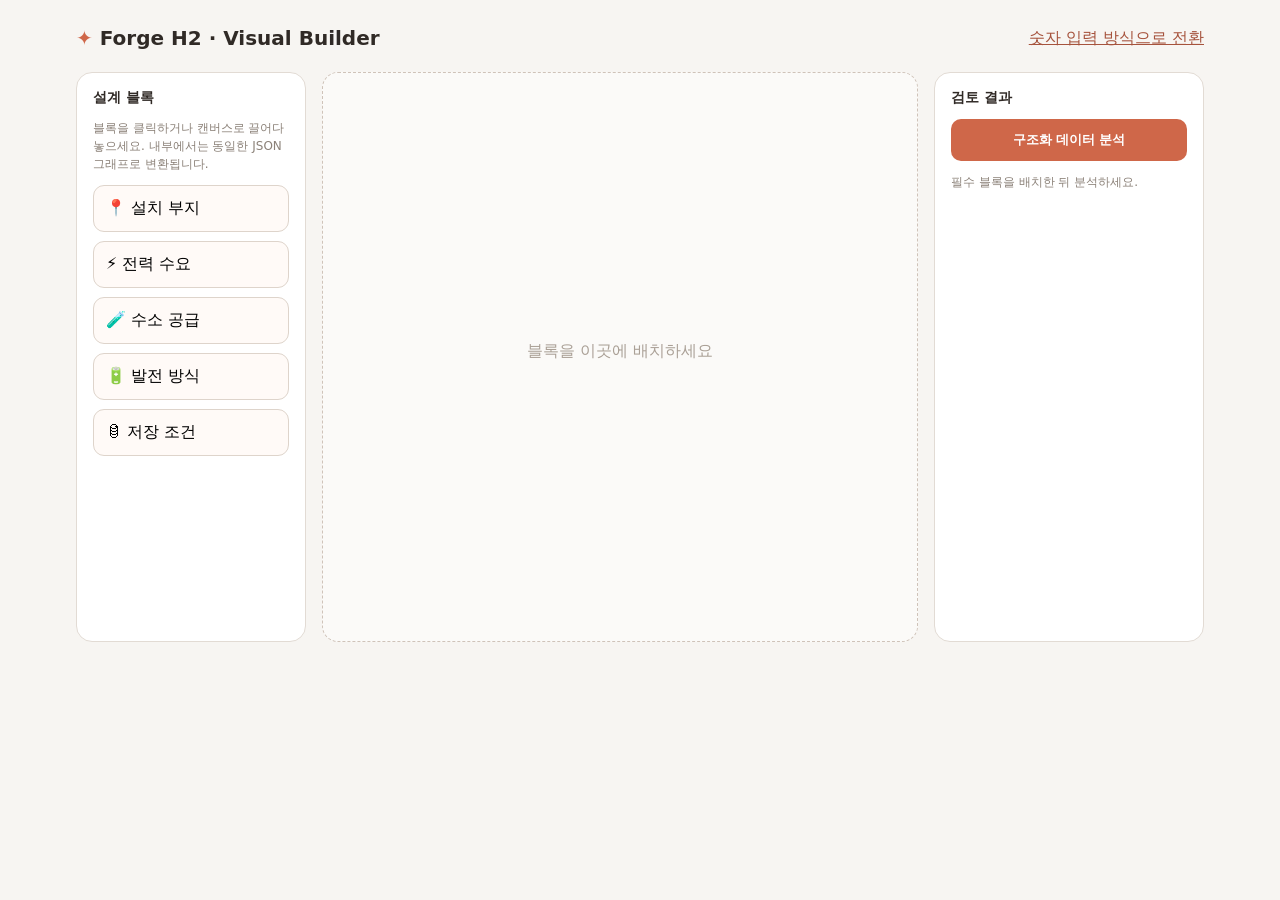
<file: app/static/builder.html>
<!doctype html>
<html lang="ko">
<head>
<meta charset="utf-8"><meta name="viewport" content="width=device-width,initial-scale=1">
<title>Forge H2 Visual Builder</title>
<style>
:root{font-family:system-ui,sans-serif;color:#302a26;background:#f7f5f2}*{box-sizing:border-box}body{margin:0}.shell{max-width:1180px;margin:auto;padding:26px}.top{display:flex;justify-content:space-between;align-items:center;margin-bottom:22px}.brand{font-size:20px;font-weight:700}.brand span{color:#cf6749}.top a{color:#a6533d}.layout{display:grid;grid-template-columns:230px 1fr 270px;gap:16px}.panel{background:#fff;border:1px solid #e2dbd4;border-radius:16px;padding:16px}.panel h2{font-size:14px;margin:0 0 12px}.hint{font-size:12px;color:#8b8178;line-height:1.5}.palette{display:grid;gap:9px}.palette button{border:1px solid #ded4cb;background:#fffaf7;border-radius:11px;padding:12px;text-align:left;font:inherit;cursor:grab}.canvas{min-height:570px;background:#fbfaf8;border:1px dashed #cfc3b9;border-radius:16px;padding:18px}.canvas.empty:after{content:'블록을 이곳에 배치하세요';display:block;text-align:center;margin-top:250px;color:#aaa096}.block{position:relative;background:#fff;border:1px solid #ded4cb;border-left:5px solid #cf6749;border-radius:12px;padding:13px;margin-bottom:12px;box-shadow:0 5px 12px #4a33220d}.block h3{font-size:14px;margin:0 0 9px}.block input,.block select{width:100%;padding:8px;margin-top:6px;border:1px solid #ddd3ca;border-radius:7px;font:inherit}.remove{position:absolute;right:10px;top:8px;border:0;background:transparent;color:#a49a91;cursor:pointer}.run{width:100%;border:0;border-radius:10px;padding:12px;background:#cf6749;color:#fff;font-weight:700;cursor:pointer}.metric{padding:10px 0;border-bottom:1px solid #eee8e2}.metric b{display:block;color:#a6533d;font-size:18px}.json{font-size:11px;white-space:pre-wrap;overflow:auto;max-height:230px;background:#f5f1ed;border-radius:8px;padding:10px;margin-top:12px}@media(max-width:900px){.layout{grid-template-columns:1fr 1fr}.result-panel{grid-column:1/-1}}@media(max-width:600px){.layout{grid-template-columns:1fr}.result-panel{grid-column:auto}}
</style>
</head>
<body><div class="shell">
<div class="top"><div class="brand"><span>✦</span> Forge H2 · Visual Builder</div><a href="/mvp">숫자 입력 방식으로 전환</a></div>
<div class="layout">
<section class="panel"><h2>설계 블록</h2><p class="hint">블록을 클릭하거나 캔버스로 끌어다 놓으세요. 내부에서는 동일한 JSON 그래프로 변환됩니다.</p><div class="palette"><button draggable="true" data-type="site">📍 설치 부지</button><button draggable="true" data-type="demand">⚡ 전력 수요</button><button draggable="true" data-type="hydrogen">🧪 수소 공급</button><button draggable="true" data-type="generation">🔋 발전 방식</button><button draggable="true" data-type="storage">🛢 저장 조건</button></div></section>
<section id="canvas" class="canvas empty" aria-label="수소발전 설계 블록 캔버스"></section>
<section class="panel result-panel"><h2>검토 결과</h2><button id="run" class="run">구조화 데이터 분석</button><div id="result"><p class="hint">필수 블록을 배치한 뒤 분석하세요.</p></div></section>
</div></div>
<script>
const canvas=document.querySelector('#canvas'),result=document.querySelector('#result');let blocks=[];
const specs={site:{icon:'📍',title:'설치 부지',fields:[['location','지역 또는 좌표','text','']]},demand:{icon:'⚡',title:'전력 수요',fields:[['power_mw','발전 용량 MW','number','10'],['annual_hours','연간 운전시간','number','4000']]},hydrogen:{icon:'🧪',title:'수소 공급',fields:[['hydrogen_source','공급 방식','text','배관 공급']]},generation:{icon:'🔋',title:'발전 방식',fields:[['plant_type','방식','select','fuel-cell'],['electrical_efficiency','발전 효율','number','0.50']]},storage:{icon:'🛢',title:'저장 조건',fields:[['storage_days','자립일수','number','1'],['storage_density_kg_m3','저장 밀도 kg/m³','number','30'],['power_block_area_m2_per_mw','전력블록 면적 m²/MW','number','900'],['site_utilization','부지 이용률','number','0.35']]}};
function add(type){blocks.push({id:crypto.randomUUID(),type});render()}
function render(){canvas.classList.toggle('empty',!blocks.length);canvas.innerHTML='';blocks.forEach(b=>{const s=specs[b.type],el=document.createElement('div');el.className='block';el.dataset.id=b.id;el.innerHTML='<button class="remove" aria-label="블록 삭제">×</button><h3>'+s.icon+' '+s.title+'</h3>'+s.fields.map(f=>f[0]==='plant_type'?'<label>'+f[1]+'<select data-key="'+f[0]+'"><option value="fuel-cell">연료전지</option><option value="hydrogen-turbine">수소터빈</option><option value="hybrid">혼합형</option></select></label>':'<label>'+f[1]+'<input data-key="'+f[0]+'" type="'+f[2]+'" value="'+f[3]+'"></label>').join('');el.querySelector('.remove').onclick=()=>{blocks=blocks.filter(x=>x.id!==b.id);render()};canvas.append(el)})}
document.querySelectorAll('.palette button').forEach(b=>{b.onclick=()=>add(b.dataset.type);b.ondragstart=e=>e.dataTransfer.setData('type',b.dataset.type)});canvas.ondragover=e=>e.preventDefault();canvas.ondrop=e=>{e.preventDefault();const t=e.dataTransfer.getData('type');if(t)add(t)};
document.querySelector('#run').onclick=async()=>{const payload={blocks:blocks.map(b=>{const el=document.querySelector('[data-id="'+b.id+'"]');const values={};el.querySelectorAll('[data-key]').forEach(x=>values[x.dataset.key]=x.value);return{type:b.type,values}})};const r=await fetch('/api/builder/analyze',{method:'POST',headers:{'Content-Type':'application/json'},body:JSON.stringify(payload)});const d=await r.json();if(!d.ok){result.innerHTML='<p class="hint">필수 블록이 없습니다: '+d.missing.join(', ')+'</p>';return}const m=d.result.derived;result.innerHTML='<div class="metric"><b>'+m.screening_gross_area_ha+' ha</b>예비 총부지</div><div class="metric"><b>'+m.hydrogen_kg_per_hour.toLocaleString()+' kg/h</b>시간당 수소</div><div class="metric"><b>'+m.storage_inventory_kg.toLocaleString()+' kg</b>저장재고</div><pre class="json">'+JSON.stringify(d.normalized,null,2)+'</pre>'};
</script></body></html>
</file>
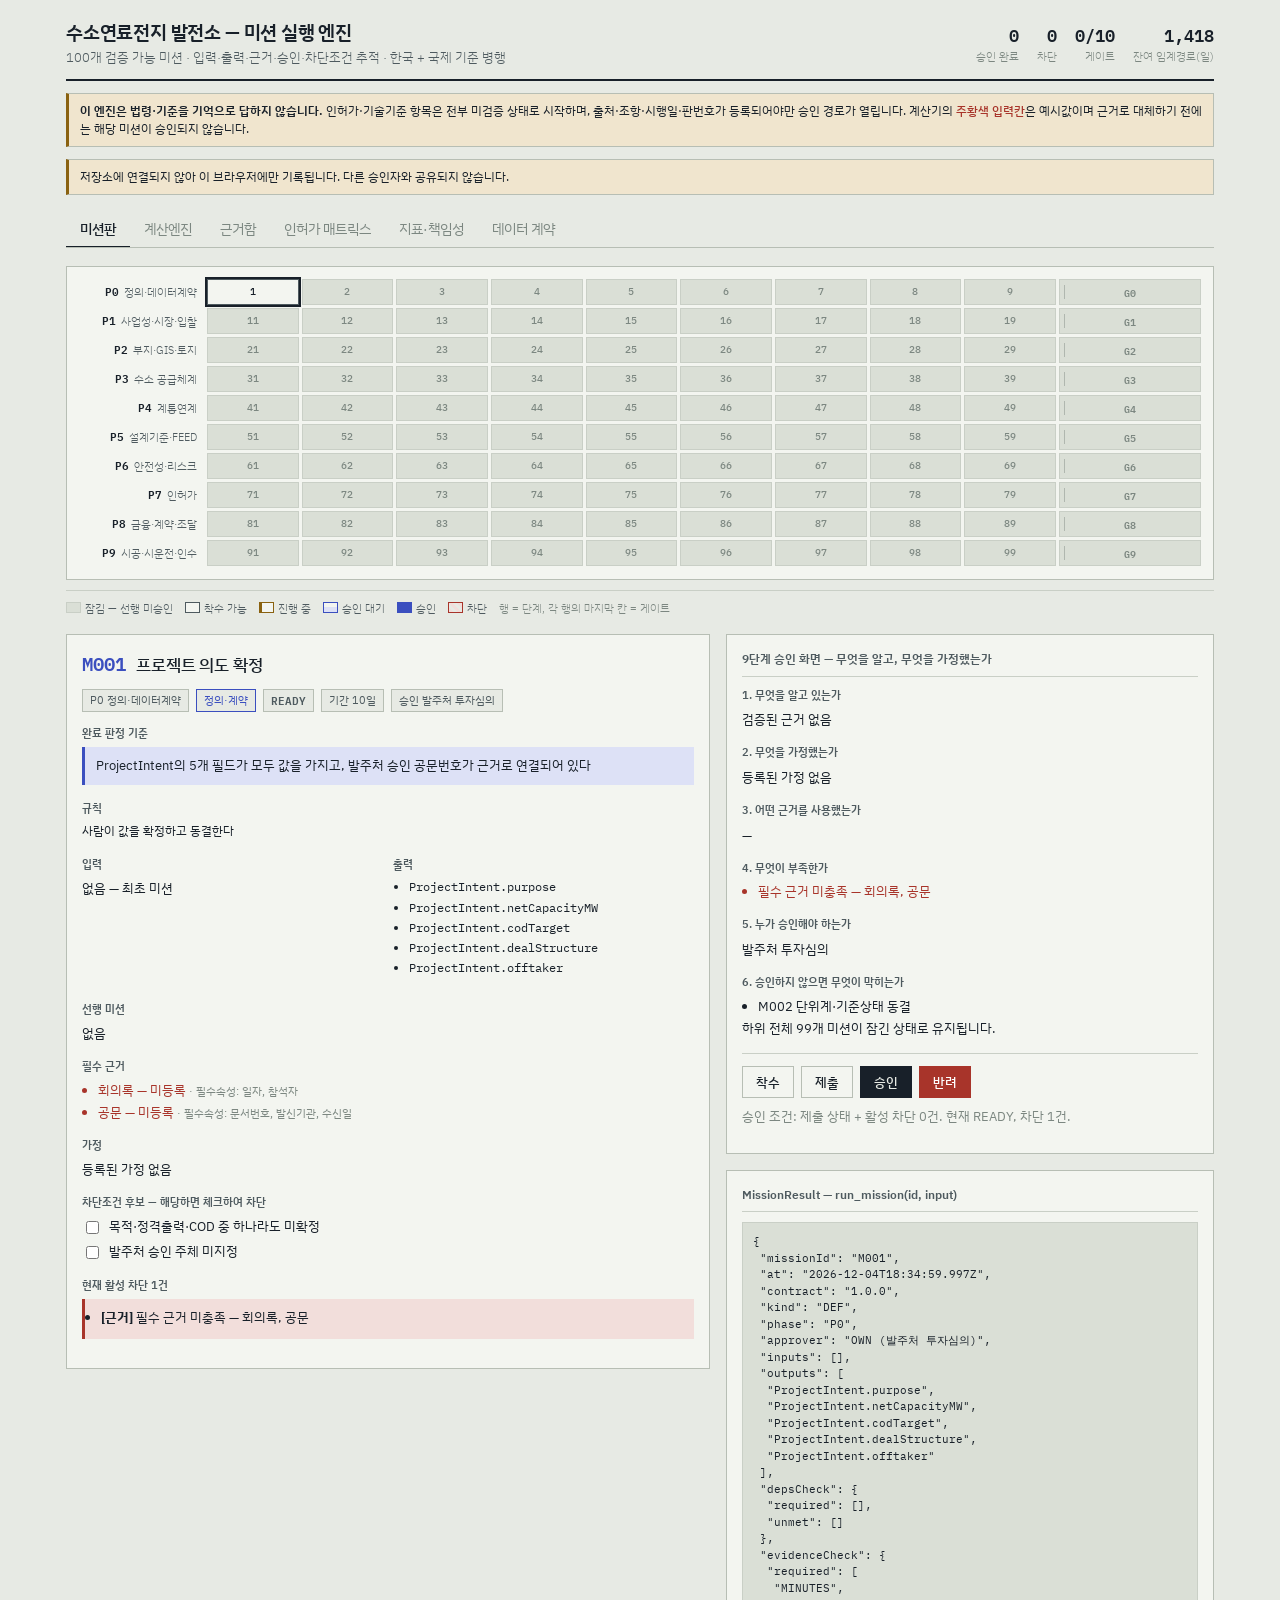
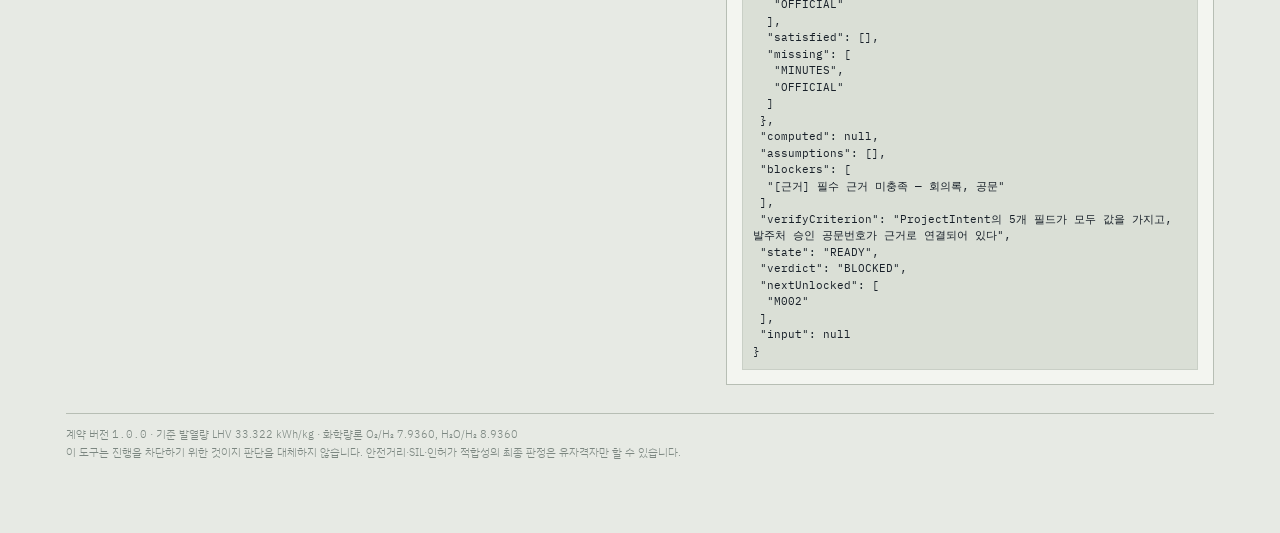
<file: app/static/h2-mission-engine.html>
<!DOCTYPE html>
<html lang="ko" data-theme-root>
<head>
<meta charset="utf-8">
<meta name="viewport" content="width=device-width, initial-scale=1">
<title>수소연료전지 발전소 — 미션 실행 엔진</title>
<link rel="preconnect" href="https://fonts.googleapis.com">
<link rel="preconnect" href="https://fonts.gstatic.com" crossorigin>
<link href="https://fonts.googleapis.com/css2?family=IBM+Plex+Sans+KR:wght@300;400;500;600&family=IBM+Plex+Mono:wght@400;500;600&display=swap" rel="stylesheet">
<style>
:root{
  --paper:#E7EAE4; --panel:#F3F5F0; --sunk:#DADFD6; --ink:#182029; --ink-2:#4E5A5F;
  --ink-3:#7C8781; --rule:#B7BEB4; --rule-2:#C9CFC6;
  --h2:#3B4FBF; --h2-soft:#DDE1F6; --trip:#A8342A; --trip-soft:#F2DEDB;
  --hold:#8A6210; --hold-soft:#F0E5CE; --ok:#2C5F46;
  --tile:26px; --gap:3px;
  --f-sans:"IBM Plex Sans KR",system-ui,-apple-system,"Malgun Gothic",sans-serif;
  --f-mono:"IBM Plex Mono","SFMono-Regular",Consolas,monospace;
}
@media (prefers-color-scheme:dark){
  :root:not([data-theme="light"]){
    --paper:#14181A; --panel:#1C2124; --sunk:#0E1113; --ink:#E4E8E2; --ink-2:#A6B0AC;
    --ink-3:#6E7975; --rule:#39413E; --rule-2:#2B3234;
    --h2:#8A9BF0; --h2-soft:#232A4A; --trip:#E08376; --trip-soft:#3A211D;
    --hold:#D9AE5C; --hold-soft:#332A17; --ok:#74B896;
  }
}
:root[data-theme="dark"]{
  --paper:#14181A; --panel:#1C2124; --sunk:#0E1113; --ink:#E4E8E2; --ink-2:#A6B0AC;
  --ink-3:#6E7975; --rule:#39413E; --rule-2:#2B3234;
  --h2:#8A9BF0; --h2-soft:#232A4A; --trip:#E08376; --trip-soft:#3A211D;
  --hold:#D9AE5C; --hold-soft:#332A17; --ok:#74B896;
}
*{box-sizing:border-box}
html,body{margin:0;padding:0}
body{
  background:var(--paper); color:var(--ink);
  font-family:var(--f-sans); font-weight:400; font-size:14px; line-height:1.6;
  -webkit-font-smoothing:antialiased;
}
button,input,select,textarea{font-family:inherit;font-size:inherit;color:inherit}
a{color:var(--h2)}
:focus-visible{outline:2px solid var(--h2); outline-offset:2px}

.wrap{max-width:1180px;margin:0 auto;padding:20px 16px 72px}

/* ── 머리 ───────────────────────────────────── */
.mast{display:flex;flex-wrap:wrap;gap:14px;align-items:flex-end;justify-content:space-between;
      border-bottom:2px solid var(--ink);padding-bottom:12px;margin-bottom:6px}
.mast h1{font-size:19px;font-weight:600;letter-spacing:-.01em;margin:0;line-height:1.3}
.mast .sub{color:var(--ink-2);font-size:12.5px;font-weight:300;margin-top:2px}
.readout{display:flex;gap:18px;flex-wrap:wrap}
.readout div{text-align:right}
.readout b{display:block;font-family:var(--f-mono);font-size:17px;font-weight:600;
           font-variant-numeric:tabular-nums;line-height:1.1}
.readout span{font-size:10.5px;color:var(--ink-3);font-weight:300}

.notice{border:1px solid var(--rule);border-left:3px solid var(--hold);background:var(--hold-soft);
        color:var(--ink);padding:8px 11px;font-size:12px;margin:12px 0;line-height:1.5}
.notice b{font-weight:600}

/* ── 탭 ─────────────────────────────────────── */
.tabs{display:flex;gap:0;border-bottom:1px solid var(--rule);margin:16px 0 18px;overflow-x:auto}
.tabs button{background:none;border:0;border-bottom:2px solid transparent;margin-bottom:-1px;
  padding:8px 14px;cursor:pointer;color:var(--ink-3);font-weight:400;white-space:nowrap}
.tabs button[aria-selected="true"]{color:var(--ink);border-bottom-color:var(--ink);font-weight:500}
.tabs button:hover{color:var(--ink)}
.view[hidden]{display:none}

/* ── 애넌시에이터 매트릭스 ─────────────────────── */
.matrix{border:1px solid var(--rule);background:var(--panel);padding:12px 12px 10px;overflow-x:auto}
.mrow{display:grid;grid-template-columns:118px 1fr;align-items:center;gap:10px;margin-bottom:var(--gap)}
.mrow .plabel{font-size:11px;color:var(--ink-2);line-height:1.25;text-align:right;font-weight:300}
.mrow .plabel em{font-family:var(--f-mono);font-style:normal;font-weight:600;color:var(--ink);
                 font-size:11px;margin-right:5px}
.tiles{display:grid;grid-template-columns:repeat(9,1fr) 1.55fr;gap:var(--gap);min-width:330px}
.tile{position:relative;height:var(--tile);border:1px solid var(--rule-2);background:var(--sunk);
  font-family:var(--f-mono);font-size:10px;font-weight:500;color:var(--ink-3);
  display:flex;align-items:center;justify-content:center;cursor:pointer;padding:0;
  font-variant-numeric:tabular-nums;transition:none}
.tile:hover{border-color:var(--ink-2)}
.tile[aria-pressed="true"]{box-shadow:0 0 0 2px var(--ink)}
.tile.t-ready{background:var(--panel);border-color:var(--ink-2);color:var(--ink)}
.tile.t-running{background:var(--panel);border-color:var(--hold);color:var(--ink)}
.tile.t-running::before{content:"";position:absolute;left:0;top:0;bottom:0;width:3px;background:var(--hold)}
.tile.t-submitted{background:linear-gradient(to top,var(--h2-soft) 50%,var(--panel) 50%);
  border-color:var(--h2);color:var(--ink)}
.tile.t-approved{background:var(--h2);border-color:var(--h2);color:#fff;
  clip-path:polygon(0 0,calc(100% - 6px) 0,100% 6px,100% 100%,0 100%)}
.tile.t-blocked{border-color:var(--trip);color:var(--trip);
  background:repeating-linear-gradient(45deg,var(--trip-soft) 0 4px,transparent 4px 8px)}
.tile.t-gate{font-weight:600;letter-spacing:.02em}
.tile.t-gate::after{content:"";position:absolute;left:4px;top:5px;bottom:5px;width:1px;background:currentColor;opacity:.45}
@keyframes energize{0%{background-color:var(--sunk)}35%{background-color:var(--h2)}100%{background-color:var(--panel)}}
.tile.pulse{animation:energize .5s ease-out}
@media (prefers-reduced-motion:reduce){.tile.pulse{animation:none}}

@media (max-width:620px){
  :root{--tile:23px}
  .mrow{grid-template-columns:30px 1fr;gap:7px}
  .mrow .plabel span{display:none}
  .mrow .plabel em{margin-right:0}
  .tiles{min-width:290px}
  .mast h1{font-size:17px}
  .readout{gap:13px}
}
.legend{display:flex;flex-wrap:wrap;gap:12px;margin-top:10px;padding-top:9px;border-top:1px solid var(--rule-2);
        font-size:10.5px;color:var(--ink-2);font-weight:300}
.legend i{display:inline-block;width:15px;height:11px;border:1px solid var(--rule-2);
          background:var(--sunk);vertical-align:-1px;margin-right:4px}
.legend .t-ready{background:var(--panel);border-color:var(--ink-2)}
.legend .t-running{background:var(--panel);border-color:var(--hold);border-left-width:3px}
.legend .t-submitted{background:linear-gradient(to top,var(--h2-soft) 50%,var(--panel) 50%);border-color:var(--h2)}
.legend .t-approved{background:var(--h2);border-color:var(--h2)}
.legend .t-blocked{border-color:var(--trip);background:repeating-linear-gradient(45deg,var(--trip-soft) 0 3px,transparent 3px 6px)}

/* ── 도시에 (미션 상세) ─────────────────────── */
.dossier{display:grid;grid-template-columns:minmax(0,1.32fr) minmax(0,1fr);gap:16px;margin-top:18px}
@media (max-width:900px){.dossier{grid-template-columns:1fr}}
.card{border:1px solid var(--rule);background:var(--panel);padding:14px 15px}
.card>h3{margin:0 0 10px;font-size:12px;font-weight:600;color:var(--ink-2);
  padding-bottom:7px;border-bottom:1px solid var(--rule-2);letter-spacing:0}
.mhead{display:flex;gap:10px;align-items:baseline;flex-wrap:wrap;margin-bottom:3px}
.mhead .mid{font-family:var(--f-mono);font-size:19px;font-weight:600;color:var(--h2);
            font-variant-numeric:tabular-nums}
.mhead .mt{font-size:16.5px;font-weight:500;letter-spacing:-.01em}
.meta{display:flex;gap:7px;flex-wrap:wrap;margin:9px 0 13px}
.chip{border:1px solid var(--rule);padding:2px 7px;font-size:10.5px;color:var(--ink-2);
      background:var(--paper);font-weight:400}
.chip.k{border-color:var(--h2);color:var(--h2)}
.chip.st{font-family:var(--f-mono);font-weight:600}
.chip.st-APPROVED{background:var(--h2);color:#fff;border-color:var(--h2)}
.chip.st-BLOCKED{background:var(--trip-soft);color:var(--trip);border-color:var(--trip)}
.chip.st-RUNNING{background:var(--hold-soft);color:var(--hold);border-color:var(--hold)}
.chip.st-SUBMITTED{background:var(--h2-soft);color:var(--h2);border-color:var(--h2)}
.chip.st-LOCKED{color:var(--ink-3)}

.slot{margin-bottom:15px}
.slot>h4{margin:0 0 5px;font-size:11px;font-weight:600;color:var(--ink-2)}
.slot p{margin:0;font-size:13px;color:var(--ink);line-height:1.55}
ul.tight{margin:0;padding-left:16px}
ul.tight li{font-size:12.5px;margin-bottom:3px;line-height:1.5}
ul.tight li.no{color:var(--trip)}
ul.tight li.yes{color:var(--ok)}
ul.tight li.wait{color:var(--hold)}
.empty{color:var(--ink-3);font-size:12.5px;font-style:normal}
.mono{font-family:var(--f-mono);font-variant-numeric:tabular-nums}
.verify{border-left:3px solid var(--h2);background:var(--h2-soft);padding:9px 11px;
        font-size:12.5px;line-height:1.55}
.blocklist{border-left:3px solid var(--trip);background:var(--trip-soft);padding:9px 11px}
.blocklist li{color:var(--ink)}

/* ── 버튼 / 폼 ──────────────────────────────── */
.btn{border:1px solid var(--ink);background:var(--ink);color:var(--paper);padding:6px 13px;
     cursor:pointer;font-size:12.5px;font-weight:500}
.btn:hover{opacity:.87}
.btn:disabled{background:var(--sunk);border-color:var(--rule);color:var(--ink-3);cursor:not-allowed;opacity:1}
.btn.ghost{background:transparent;color:var(--ink);border-color:var(--rule)}
.btn.ghost:hover{border-color:var(--ink)}
.btn.warn{background:var(--trip);border-color:var(--trip);color:#fff}
.btn.sm{padding:3px 9px;font-size:11.5px}
.acts{display:flex;gap:7px;flex-wrap:wrap;margin-top:12px;padding-top:12px;border-top:1px solid var(--rule-2)}
label.fl{display:block;font-size:11px;color:var(--ink-2);margin-bottom:3px;font-weight:400}
input[type=text],input[type=number],input[type=date],select,textarea{
  width:100%;border:1px solid var(--rule);background:var(--paper);padding:5px 8px;font-size:12.5px}
input.seed{border-color:var(--hold);background:var(--hold-soft)}
textarea{resize:vertical;min-height:52px}
.frow{display:grid;grid-template-columns:1fr 1fr;gap:9px;margin-bottom:9px}
@media (max-width:560px){.frow{grid-template-columns:1fr}}
.cbrow{display:flex;gap:7px;align-items:flex-start;margin-bottom:5px;font-size:12.5px;line-height:1.45}
.cbrow input{margin-top:4px;flex:0 0 auto;accent-color:var(--trip)}

/* ── 표 ─────────────────────────────────────── */
table{width:100%;border-collapse:collapse;font-size:12.5px}
th,td{text-align:left;padding:6px 8px;border-bottom:1px solid var(--rule-2);vertical-align:top}
th{font-size:10.5px;color:var(--ink-3);font-weight:500;border-bottom:1px solid var(--rule)}
td.num,th.num{text-align:right;font-family:var(--f-mono);font-variant-numeric:tabular-nums}
.scrollx{overflow-x:auto}
tr.bad td{color:var(--trip)}

/* ── 계산기 ─────────────────────────────────── */
.calcgrid{display:grid;grid-template-columns:minmax(0,1fr) minmax(0,1fr);gap:16px}
@media (max-width:820px){.calcgrid{grid-template-columns:1fr}}
.outrow{display:flex;justify-content:space-between;gap:10px;padding:5px 0;border-bottom:1px solid var(--rule-2);font-size:12.5px}
.outrow b{font-family:var(--f-mono);font-weight:600;font-variant-numeric:tabular-nums}
.outrow em{font-style:normal;color:var(--ink-3);font-size:10.5px;margin-left:4px}
pre.result{background:var(--sunk);border:1px solid var(--rule-2);padding:10px;overflow-x:auto;
  font-family:var(--f-mono);font-size:11px;line-height:1.5;margin:0;white-space:pre-wrap;word-break:break-word}

/* ── 지표 ───────────────────────────────────── */
.metrics{display:grid;grid-template-columns:repeat(auto-fill,minmax(148px,1fr));gap:1px;background:var(--rule-2);border:1px solid var(--rule)}
.metric{background:var(--panel);padding:11px 12px}
.metric b{display:block;font-family:var(--f-mono);font-size:21px;font-weight:600;
          font-variant-numeric:tabular-nums;line-height:1.15}
.metric span{font-size:10.5px;color:var(--ink-3);line-height:1.35;display:block;margin-top:2px}
.metric.alarm b{color:var(--trip)}
.metric.hold b{color:var(--hold)}
.bar{height:5px;background:var(--sunk);border:1px solid var(--rule-2);margin-top:7px;position:relative}
.bar i{position:absolute;left:0;top:0;bottom:0;background:var(--h2);display:block}

footer{margin-top:28px;padding-top:12px;border-top:1px solid var(--rule);
       font-size:11px;color:var(--ink-3);font-weight:300;line-height:1.6}
.dim{color:var(--ink-3)}
.warnword{color:var(--trip);font-weight:500}
</style>
</head>
<body>
<div class="wrap">

<header class="mast">
  <div>
    <h1>수소연료전지 발전소 — 미션 실행 엔진</h1>
    <div class="sub">100개 검증 가능 미션 · 입력·출력·근거·승인·차단조건 추적 · 한국 + 국제 기준 병행</div>
  </div>
  <div class="readout">
    <div><b id="ro-appr">0</b><span>승인 완료</span></div>
    <div><b id="ro-block">0</b><span>차단</span></div>
    <div><b id="ro-gate">0/10</b><span>게이트</span></div>
    <div><b id="ro-cp">—</b><span>잔여 임계경로(일)</span></div>
  </div>
</header>

<div class="notice">
  <b>이 엔진은 법령·기준을 기억으로 답하지 않습니다.</b> 인허가·기술기준 항목은 전부 미검증 상태로 시작하며,
  출처·조항·시행일·판번호가 등록되어야만 승인 경로가 열립니다. 계산기의 <span class="warnword">주황색 입력칸</span>은
  예시값이며 근거로 대체하기 전에는 해당 미션이 승인되지 않습니다.
</div>

<div id="storage-note"></div>

<nav class="tabs" role="tablist">
  <button role="tab" aria-selected="true"  data-view="board">미션판</button>
  <button role="tab" aria-selected="false" data-view="calc">계산엔진</button>
  <button role="tab" aria-selected="false" data-view="evidence">근거함</button>
  <button role="tab" aria-selected="false" data-view="permit">인허가 매트릭스</button>
  <button role="tab" aria-selected="false" data-view="metrics">지표·책임성</button>
  <button role="tab" aria-selected="false" data-view="contract">데이터 계약</button>
</nav>

<section class="view" id="v-board">
  <div class="matrix" id="matrix"></div>
  <div class="legend">
    <span><i></i>잠김 — 선행 미승인</span>
    <span><i class="t-ready"></i>착수 가능</span>
    <span><i class="t-running"></i>진행 중</span>
    <span><i class="t-submitted"></i>승인 대기</span>
    <span><i class="t-approved"></i>승인</span>
    <span><i class="t-blocked"></i>차단</span>
    <span class="dim">행 = 단계, 각 행의 마지막 칸 = 게이트</span>
  </div>

  <div class="dossier">
    <div><div class="card" id="dossier"></div></div>
    <div>
      <div class="card" id="approval"></div>
      <div class="card" style="margin-top:16px">
        <h3>MissionResult — run_mission(id, input)</h3>
        <pre class="result" id="mresult">미션을 선택하세요.</pre>
      </div>
    </div>
  </div>
</section>

<section class="view" id="v-calc" hidden>
  <div class="card" style="margin-bottom:16px">
    <h3>결정론적 계산엔진 — 언어모델은 이 숫자를 만들지 않습니다</h3>
    <label class="fl">계산기</label>
    <select id="calc-pick"></select>
    <p class="empty" id="calc-note" style="margin-top:8px"></p>
  </div>
  <div class="calcgrid">
    <div class="card">
      <h3>입력 <span class="dim" style="font-weight:400">— 단위 선언 필수</span></h3>
      <div id="calc-in"></div>
      <div class="acts">
        <button class="btn" id="calc-run">계산 실행</button>
        <button class="btn ghost" id="calc-reset">예시값 복원</button>
        <button class="btn ghost" id="calc-attach">계산서를 미션 근거로 등록</button>
      </div>
      <p class="empty" id="calc-msg" style="margin-top:8px"></p>
    </div>
    <div class="card">
      <h3>출력</h3>
      <div id="calc-out"><p class="empty">계산을 실행하세요.</p></div>
      <h3 style="margin-top:16px">단위 검증</h3>
      <div id="calc-unit"><p class="empty">—</p></div>
    </div>
  </div>
</section>

<section class="view" id="v-evidence" hidden>
  <div class="calcgrid">
    <div class="card">
      <h3>근거 등록</h3>
      <div class="frow">
        <div><label class="fl">유형</label><select id="ev-type"></select></div>
        <div><label class="fl">연결 미션</label><select id="ev-mission"></select></div>
      </div>
      <div style="margin-bottom:9px"><label class="fl">제목</label><input type="text" id="ev-title" placeholder="근거 문서의 제목"></div>
      <div id="ev-attrs"></div>
      <div class="acts"><button class="btn" id="ev-add">근거 등록</button></div>
      <p class="empty" id="ev-msg" style="margin-top:8px"></p>
    </div>
    <div class="card">
      <h3>가정 등록 <span class="dim" style="font-weight:400">— 만료 시 하위 미션 자동 차단</span></h3>
      <div style="margin-bottom:9px"><label class="fl">가정 내용</label><textarea id="as-text" placeholder="예: 지반 허용지지력 200 kN/m² (지질주상도 미확보 상태의 잠정값)"></textarea></div>
      <div class="frow">
        <div><label class="fl">연결 미션</label><select id="as-mission"></select></div>
        <div><label class="fl">만료일</label><input type="date" id="as-expiry"></div>
      </div>
      <div style="margin-bottom:9px"><label class="fl">검증 방법</label><input type="text" id="as-method" placeholder="예: 지반조사 보고서로 대체"></div>
      <div class="acts"><button class="btn" id="as-add">가정 등록</button></div>
      <p class="empty" id="as-msg" style="margin-top:8px"></p>
    </div>
  </div>

  <div class="card" style="margin-top:16px">
    <h3>등록된 근거</h3>
    <div class="scrollx"><table id="ev-table"></table></div>
  </div>
  <div class="card" style="margin-top:16px">
    <h3>가정 레지스터</h3>
    <div class="scrollx"><table id="as-table"></table></div>
  </div>
</section>

<section class="view" id="v-permit" hidden>
  <div class="notice">
    아래는 <b>후보 목록</b>입니다. 법령명은 초기값으로 제시되지만 조항·시행일·출처는 비어 있습니다.
    검증 전 항목은 설계·제출 근거로 쓸 수 없고 M072·M073·M080의 승인을 차단합니다.
  </div>
  <div class="card">
    <h3>PermitMatrix — 관할 확인 → 법령 후보 → 조문 검증 → 최신본 확인</h3>
    <div class="scrollx"><table id="permit-table"></table></div>
  </div>
  <div class="card" id="permit-edit" style="margin-top:16px" hidden></div>
</section>

<section class="view" id="v-metrics" hidden>
  <div class="card" style="margin-bottom:16px">
    <h3>책임성 지표 — 문장 품질이 아니라 누락·오차·수정률로 측정</h3>
    <div class="metrics" id="metric-grid"></div>
  </div>
  <div class="calcgrid">
    <div class="card">
      <h3>단계별 진척</h3>
      <div id="phase-progress"></div>
    </div>
    <div class="card">
      <h3>차단 사유 집계</h3>
      <div class="scrollx"><table id="block-table"></table></div>
    </div>
  </div>
  <div class="card" style="margin-top:16px">
    <h3>프로젝트 그래프 내보내기</h3>
    <p class="empty" style="margin-bottom:10px">미션 상태·근거·가정·계산·인허가·결정을 하나의 JSON 그래프로 내보냅니다. 채팅 기록이 아니라 이 그래프가 기록입니다.</p>
    <div class="acts">
      <button class="btn" id="export-json">그래프 내보내기 (JSON)</button>
      <button class="btn ghost" id="export-csv">미션 대장 내보내기 (CSV)</button>
      <button class="btn ghost warn" id="reset-all">진행 상태 초기화</button>
    </div>
    <p class="empty" id="export-msg" style="margin-top:8px"></p>
  </div>
</section>

<section class="view" id="v-contract" hidden>
  <div class="card">
    <h3>1단계 — 고정 스키마 (동결 대상)</h3>
    <div class="scrollx"><table id="schema-table"></table></div>
  </div>
  <div class="calcgrid" style="margin-top:16px">
    <div class="card">
      <h3>근거 유형별 필수 속성</h3>
      <div class="scrollx"><table id="evtype-table"></table></div>
    </div>
    <div class="card">
      <h3>승인 역할</h3>
      <div class="scrollx"><table id="role-table"></table></div>
    </div>
  </div>
  <div class="card" style="margin-top:16px">
    <h3>미션 종류별 규칙</h3>
    <div class="scrollx"><table id="kind-table"></table></div>
  </div>
</section>

<footer>
  계약 버전 <span class="mono" id="cv"></span> · 기준 발열량 LHV 33.322 kWh/kg · 화학량론 O₂/H₂ 7.9360, H₂O/H₂ 8.9360<br>
  이 도구는 진행을 차단하기 위한 것이지 판단을 대체하지 않습니다. 안전거리·SIL·인허가 적합성의 최종 판정은 유자격자만 할 수 있습니다.
</footer>
</div>

<script>
// ── 1단계: 표준 데이터 계약 (동결 대상) ───────────────────────────
const CONTRACT_VERSION = "1.0.0";

const ROLES = {
  OWN:    { n: "발주처 투자심의",       ext: false },
  PM:     { n: "사업총괄 PM",           ext: false },
  DEV:    { n: "사업개발 책임",         ext: false },
  "PE-EL":{ n: "전기 책임 (전기안전/전기기술사)", ext: false, lic: true },
  "PE-GAS":{n: "가스 책임 (가스기술사)", ext: false, lic: true },
  "PE-MEC":{n: "기계 책임 (기계기술사)", ext: false, lic: true },
  "PE-CIV":{n: "토목·건축 책임",         ext: false, lic: true },
  "PE-CTL":{n: "계장·제어 책임",         ext: false },
  HSE:    { n: "안전보건 책임",          ext: false },
  LEG:    { n: "인허가·법무 책임",       ext: false },
  FIN:    { n: "재무 책임",              ext: false },
  QA:     { n: "품질보증 책임",          ext: false },
  AHJ:    { n: "관계행정기관 (외부)",     ext: true  }
};

// 근거 유형 — req 필드는 해당 근거가 유효하려면 반드시 채워져야 하는 속성
const EV_TYPES = {
  STATUTE:  { n:"법령",     req:["법령명","조항","시행일","출처URL"], strict:true },
  CODE:     { n:"기술기준", req:["코드번호","판/개정번호","발행일","발행기관"], strict:true },
  CALC:     { n:"계산서",   req:["계산ID","입력값","산식버전","단위검증"], strict:true },
  TEST:     { n:"시험성적서",req:["시험기관","성적서번호","시험일"], strict:true },
  SURVEY:   { n:"현장조사", req:["조사일","조사자","좌표"], strict:false },
  EXTDATA:  { n:"외부DB",   req:["데이터셋","스냅샷일자","출처"], strict:true },
  OFFICIAL: { n:"공문",     req:["문서번호","발신기관","수신일"], strict:true },
  DRAWING:  { n:"도면",     req:["도면번호","Rev","발행일"], strict:true },
  CONTRACT: { n:"계약서",   req:["계약명","체결일","당사자"], strict:true },
  MINUTES:  { n:"회의록",   req:["일자","참석자"], strict:false },
  VENDOR:   { n:"벤더자료", req:["제조사","문서번호","개정일"], strict:false }
};

const KINDS = {
  DEF:    { n:"정의·계약",     d:"사람이 값을 확정하고 동결한다" },
  CALC:   { n:"결정론적 계산", d:"코드가 계산한다. AI는 숫자를 만들지 않는다" },
  EXT:    { n:"외부자료 조회", d:"외부 DB/기관 자료 없이는 진행 불가" },
  DRAFT:  { n:"초안 생성",     d:"AI 초안 허용. 초안은 가정으로만 등록된다" },
  EXPERT: { n:"자격자 판정",   d:"유자격 전문가 승인 없이는 통과 불가" },
  FILE:   { n:"관청 제출",     d:"외부 기관의 회신 공문이 있어야 종료" },
  GATE:   { n:"단계 게이트",   d:"선행 미션 전건 승인 + 게이트 판정" }
};

const PHASES = [
  { id:"P0", n:"정의·데이터계약", gate:"G0 기준 동결" },
  { id:"P1", n:"사업성·시장·입찰", gate:"G1 사업성" },
  { id:"P2", n:"부지·GIS·토지",    gate:"G2 부지확정" },
  { id:"P3", n:"수소 공급체계",    gate:"G3 공급확정" },
  { id:"P4", n:"계통연계",         gate:"G4 연계확정" },
  { id:"P5", n:"설계기준·FEED",    gate:"G5 FEED승인" },
  { id:"P6", n:"안전성·리스크",    gate:"G6 SafetyCase" },
  { id:"P7", n:"인허가",           gate:"G7 인허가완결" },
  { id:"P8", n:"금융·계약·조달",   gate:"G8 FID" },
  { id:"P9", n:"시공·시운전·인수", gate:"G9 COD" }
];

// ── 4단계: 결정론적 계산엔진 ──────────────────────────────────────
// 모든 상수는 명시. AI는 이 값들을 추정하지 않는다.
const CONST = {
  LHV_H2_kWh_kg: 33.322,   // 119.96 MJ/kg
  HHV_H2_kWh_kg: 39.394,   // 141.82 MJ/kg
  M_H2: 2.016, M_O2: 31.998, M_H2O: 18.015, M_N2: 28.014,
  R: 8.314462,             // J/mol·K
  O2_mass_frac_air: 0.2314,
  gamma_H2: 1.41,
  hours_yr: 8760
};

// ── 4단계: 결정론적 계산엔진 ─────────────────────────────────────
// 규칙: 이 파일의 함수만 숫자를 만든다. 언어모델은 숫자를 생성하지 않는다.
// 모든 입력·출력은 단위를 선언하며, 단위 검증 실패 시 계산 결과는 무효 처리된다.
const CALCS = {
 module_config:{ n:"모듈 구성", ver:"1.0.0", ref:"M016",
  in:[{k:"targetMW",l:"목표 순출력",u:"MW",d:20},{k:"rating_kW",l:"모듈 정격",u:"kW",d:440},{k:"spare",l:"예비 모듈",u:"개",d:0}],
  out:[{k:"count",l:"필요 모듈 수",u:"개"},{k:"installedMW",l:"설치용량",u:"MW"},{k:"margin_pct",l:"설계 여유",u:"%"}],
  f:i=>{const c=Math.ceil(i.targetMW*1000/i.rating_kW);const tot=(c+i.spare)*i.rating_kW/1000;
        return{count:c+i.spare,installedMW:tot,margin_pct:(tot/i.targetMW-1)*100}}},

 h2_demand:{ n:"수소 수요량", ver:"1.0.0", ref:"M031",
  note:"효율은 총발전단(Gross AC)/수소 LHV 입력 기준. 기준 발열량 33.322 kWh/kg.",
  in:[{k:"installedMW",l:"설치용량(총발전단)",u:"MW",d:20},{k:"etaEl",l:"발전효율 LHV",u:"%",d:50},
      {k:"parasitic",l:"소내부하율",u:"%",d:8},{k:"cf",l:"이용률",u:"%",d:90}],
  out:[{k:"fuelIn_kW",l:"수소 투입열량",u:"kW"},{k:"flow_kg_h",l:"수소 소비량",u:"kg/h"},
       {k:"netMW",l:"순출력",u:"MW"},{k:"annual_t_yr",l:"연간 수소량",u:"t/yr"},{k:"sfc_kg_MWh",l:"단위소비율",u:"kg/MWh"}],
  f:i=>{const fuel=i.installedMW*1000/(i.etaEl/100);const flow=fuel/33.322;
        const net=i.installedMW*(1-i.parasitic/100);
        return{fuelIn_kW:fuel,flow_kg_h:flow,netMW:net,
               annual_t_yr:flow*8760*(i.cf/100)/1000,sfc_kg_MWh:flow/i.installedMW}}},

 storage_sizing:{ n:"저장용량 산정", ver:"1.0.0", ref:"M035",
  in:[{k:"flow_kg_h",l:"수소 소비량",u:"kg/h",d:1200},{k:"cf",l:"이용률",u:"%",d:90},
      {k:"autonomy",l:"자립일수",u:"day",d:2},{k:"usable",l:"사용가능 비율",u:"%",d:80},
      {k:"payload",l:"1대 적재량",u:"kg",d:340}],
  out:[{k:"daily_kg",l:"일 소비량",u:"kg/day"},{k:"required_kg",l:"필요 저장량",u:"kg"},
       {k:"units",l:"용기/트레일러 수",u:"대"},{k:"trips_day",l:"일 운송횟수",u:"회/day"}],
  f:i=>{const d=i.flow_kg_h*24*(i.cf/100);const req=d*i.autonomy/(i.usable/100);
        return{daily_kg:d,required_kg:req,units:Math.ceil(req/i.payload),trips_day:d/i.payload}}},

 mass_energy_balance:{ n:"물질·에너지 수지", ver:"1.0.0", ref:"M052",
  note:"H2 + ½O2 → H2O. 화학량론 질량비: O2/H2 = 7.9360, H2O/H2 = 8.9360.",
  in:[{k:"flow_kg_h",l:"수소 투입",u:"kg/h",d:1200},{k:"etaEl",l:"발전효율 LHV",u:"%",d:50},
      {k:"heatRec",l:"열회수율 LHV",u:"%",d:25},{k:"lambda",l:"공기비",u:"-",d:2.0}],
  out:[{k:"fuelIn_kW",l:"투입열량",u:"kW"},{k:"elec_kW",l:"전기출력",u:"kW"},{k:"heat_kW",l:"회수열",u:"kW"},
       {k:"loss_kW",l:"손실",u:"kW"},{k:"o2_kg_h",l:"산소 소비",u:"kg/h"},{k:"air_kg_h",l:"공기 공급",u:"kg/h"},
       {k:"water_kg_h",l:"생성수",u:"kg/h"},{k:"massResidual_pct",l:"질량수지 잔차",u:"%"}],
  f:i=>{const fuel=i.flow_kg_h*33.322;const el=fuel*i.etaEl/100;const ht=fuel*i.heatRec/100;
        const o2=i.flow_kg_h*7.9360;const air=o2/0.2314*i.lambda;const w=i.flow_kg_h*8.9360;
        const mIn=i.flow_kg_h+air;const mOut=w+(air-o2);
        return{fuelIn_kW:fuel,elec_kW:el,heat_kW:ht,loss_kW:fuel-el-ht,o2_kg_h:o2,air_kg_h:air,
               water_kg_h:w,massResidual_pct:(mIn-mOut)/mIn*100}}},

 parasitic_load:{ n:"소내부하 산정", ver:"1.0.0", ref:"M054",
  in:[{k:"installedMW",l:"설치용량",u:"MW",d:20},{k:"blower_kW",l:"공기공급",u:"kW",d:620},
      {k:"cooling_kW",l:"냉각계통",u:"kW",d:480},{k:"h2sys_kW",l:"수소계통",u:"kW",d:210},
      {k:"ctrl_kW",l:"제어·계측",u:"kW",d:55},{k:"aux_kW",l:"기타 소내",u:"kW",d:190}],
  out:[{k:"total_kW",l:"소내부하 합계",u:"kW"},{k:"parasitic_pct",l:"소내부하율",u:"%"},{k:"netMW",l:"순출력",u:"MW"}],
  f:i=>{const t=i.blower_kW+i.cooling_kW+i.h2sys_kW+i.ctrl_kW+i.aux_kW;
        return{total_kW:t,parasitic_pct:t/(i.installedMW*1000)*100,netMW:i.installedMW-t/1000}}},

 release_rate:{ n:"누출률 (초크드 오리피스)", ver:"1.0.0", ref:"M064",
  note:"등엔트로피 초크류 이상기체 가정. γ=1.41, R_s(H2)=4124.2 J/kg·K. 화염길이는 이 계산기가 산출하지 않는다 — 검증된 상관식 근거(M065)가 등록되어야 한다.",
  in:[{k:"p_barg",l:"저장압력",u:"barg",d:200},{k:"t_C",l:"온도",u:"°C",d:15},
      {k:"d_mm",l:"누출공 직경",u:"mm",d:3},{k:"cd",l:"유출계수",u:"-",d:0.62}],
  out:[{k:"area_mm2",l:"누출 단면적",u:"mm²"},{k:"mdot_kg_s",l:"질량유량",u:"kg/s"},
       {k:"mdot_kg_min",l:"질량유량",u:"kg/min"},{k:"vol_Nm3_h",l:"표준상태 환산",u:"Nm³/h"}],
  f:i=>{const P=(i.p_barg+1.01325)*1e5,T=i.t_C+273.15,g=1.41,Rs=4124.2;
        const A=Math.PI*Math.pow(i.d_mm/1000,2)/4;
        const m=i.cd*A*P*Math.sqrt(g/(Rs*T))*Math.pow(2/(g+1),(g+1)/(2*(g-1)));
        return{area_mm2:A*1e6,mdot_kg_s:m,mdot_kg_min:m*60,vol_Nm3_h:m*3600/0.08988}}},

 logistics:{ n:"공급 물류", ver:"1.0.0", ref:"M033",
  in:[{k:"distance_km",l:"편도 거리",u:"km",d:85},{k:"speed_kmh",l:"평균 속도",u:"km/h",d:45},
      {k:"handling_h",l:"상하차·검사 시간",u:"h",d:3},{k:"daily_kg",l:"일 소비량",u:"kg/day",d:25920},
      {k:"payload",l:"1대 적재량",u:"kg",d:340}],
  out:[{k:"cycle_h",l:"1회 순환시간",u:"h"},{k:"trips_day",l:"일 운송횟수",u:"회/day"},
       {k:"fleet",l:"상시 필요 대수",u:"대"},{k:"arrival_int_min",l:"평균 도착간격",u:"min"}],
  f:i=>{const cyc=i.distance_km*2/i.speed_kmh+i.handling_h;const trips=i.daily_kg/i.payload;
        return{cycle_h:cyc,trips_day:trips,fleet:Math.ceil(trips*cyc/24),arrival_int_min:24*60/trips}}},

 route_check:{ n:"중량물 운송 제약", ver:"1.0.0", ref:"M027",
  in:[{k:"mod_mass_t",l:"모듈 중량",u:"t",d:28},{k:"mod_w_m",l:"모듈 폭",u:"m",d:2.9},
      {k:"mod_h_m",l:"모듈 높이",u:"m",d:3.2},{k:"bridge_t",l:"경로 최소 교량하중",u:"t",d:40},
      {k:"clear_h_m",l:"경로 최소 통과높이",u:"m",d:4.5},{k:"lane_w_m",l:"경로 최소 차로폭",u:"m",d:3.0}],
  out:[{k:"massMargin_t",l:"하중 여유",u:"t"},{k:"heightMargin_m",l:"높이 여유",u:"m"},
       {k:"widthMargin_m",l:"폭 여유",u:"m"},{k:"pass",l:"통과 가능 (1=가능)",u:"-"}],
  f:i=>{const tr=i.mod_mass_t+12;const mm=i.bridge_t-tr,hm=i.clear_h_m-(i.mod_h_m+1.2),wm=i.lane_w_m-i.mod_w_m;
        return{massMargin_t:mm,heightMargin_m:hm,widthMargin_m:wm,pass:(mm>0&&hm>0&&wm>0)?1:0}}},

 bulk_qty:{ n:"배관·케이블 물량", ver:"1.0.0", ref:"M059",
  in:[{k:"area_m2",l:"플랜트 면적",u:"m²",d:9000},{k:"modules",l:"모듈 수",u:"개",d:46},
      {k:"pipeFactor",l:"배관 원단위",u:"m/모듈",d:38},{k:"cableFactor",l:"케이블 원단위",u:"m/모듈",d:145},
      {k:"waste_pct",l:"할증률",u:"%",d:12}],
  out:[{k:"pipe_m",l:"배관 연장",u:"m"},{k:"cable_m",l:"케이블 연장",u:"m"},{k:"rack_m",l:"랙·트레이 연장",u:"m"}],
  f:i=>{const w=1+i.waste_pct/100;
        return{pipe_m:i.modules*i.pipeFactor*w,cable_m:i.modules*i.cableFactor*w,
               rack_m:Math.sqrt(i.area_m2)*4.2*w}}},

 capex_range:{ n:"사업비 범위", ver:"1.0.0", ref:"M018",
  in:[{k:"installedMW",l:"설치용량",u:"MW",d:20},{k:"unitLow",l:"기기단가 하한",u:"억원/MW",d:38},
      {k:"unitMid",l:"기기단가 중앙",u:"억원/MW",d:46},{k:"unitHigh",l:"기기단가 상한",u:"억원/MW",d:55},
      {k:"bopPct",l:"BOP·토건 비율",u:"%",d:28},{k:"gridCost",l:"계통연계 비용",u:"억원",d:65},
      {k:"conting",l:"예비비",u:"%",d:12}],
  out:[{k:"low",l:"하한",u:"억원"},{k:"mid",l:"중앙",u:"억원"},{k:"high",l:"상한",u:"억원"},{k:"perMW",l:"중앙 단가",u:"억원/MW"}],
  f:i=>{const b=u=>(i.installedMW*u*(1+i.bopPct/100)+i.gridCost)*(1+i.conting/100);
        const m=b(i.unitMid);return{low:b(i.unitLow),mid:m,high:b(i.unitHigh),perMW:m/i.installedMW}}},

 capex_detail:{ n:"사업비 상세", ver:"1.0.0", ref:"M081",
  in:[{k:"equip",l:"주기기",u:"억원",d:920},{k:"bop",l:"BOP·기계",u:"억원",d:180},
      {k:"civil",l:"토건",u:"억원",d:140},{k:"elec",l:"전기·계장",u:"억원",d:120},
      {k:"grid",l:"계통연계",u:"억원",d:65},{k:"soft",l:"인허가·설계·금융",u:"억원",d:85},
      {k:"conting",l:"예비비",u:"%",d:10}],
  out:[{k:"direct",l:"직접비",u:"억원"},{k:"total",l:"총사업비",u:"억원"},{k:"equipShare_pct",l:"주기기 비중",u:"%"}],
  f:i=>{const d=i.equip+i.bop+i.civil+i.elec+i.grid+i.soft;
        return{direct:d,total:d*(1+i.conting/100),equipShare_pct:i.equip/d*100}}},

 lcoe:{ n:"LCOE", ver:"1.0.0", ref:"M019",
  note:"CRF = i(1+i)^n / ((1+i)^n − 1). 연료비 = 수소단가 ÷ (효율 × 33.322).",
  in:[{k:"capex",l:"총사업비",u:"억원",d:1661},{k:"opexFix",l:"고정 O&M",u:"억원/yr",d:42},
      {k:"h2Price",l:"수소 단가",u:"원/kg",d:7500},{k:"netMW",l:"순출력",u:"MW",d:18.4},
      {k:"cf",l:"이용률",u:"%",d:90},{k:"etaEl",l:"발전효율 LHV",u:"%",d:50},
      {k:"disc",l:"할인율",u:"%",d:6.5},{k:"life",l:"운전기간",u:"yr",d:20}],
  out:[{k:"crf",l:"자본회수계수",u:"-"},{k:"annualGWh",l:"연간 발전량",u:"GWh"},
       {k:"capexPart",l:"자본비",u:"원/kWh"},{k:"opexPart",l:"고정운영비",u:"원/kWh"},
       {k:"fuelPart",l:"연료비",u:"원/kWh"},{k:"lcoe",l:"LCOE",u:"원/kWh"}],
  f:i=>{const r=i.disc/100,n=i.life;const crf=r*Math.pow(1+r,n)/(Math.pow(1+r,n)-1);
        const kWh=i.netMW*1000*8760*i.cf/100;
        const cp=i.capex*1e8*crf/kWh, op=i.opexFix*1e8/kWh, fu=i.h2Price/(i.etaEl/100*33.322);
        return{crf:crf,annualGWh:kWh/1e6,capexPart:cp,opexPart:op,fuelPart:fu,lcoe:cp+op+fu}}},

 scenario_compare:{ n:"시나리오 비교", ver:"1.0.0", ref:"M082",
  in:[{k:"baseLcoe",l:"기준 LCOE",u:"원/kWh",d:583},{k:"price",l:"판매단가",u:"원/kWh",d:610},
      {k:"h2Swing",l:"수소단가 변동폭",u:"%",d:25},{k:"fuelShare",l:"연료비 비중",u:"%",d:55},
      {k:"cfSwing",l:"이용률 변동폭",u:"%",d:8}],
  out:[{k:"pessLcoe",l:"비관 LCOE",u:"원/kWh"},{k:"optLcoe",l:"낙관 LCOE",u:"원/kWh"},
       {k:"baseMargin",l:"기준 마진",u:"원/kWh"},{k:"pessMargin",l:"비관 마진",u:"원/kWh"},
       {k:"breakEvenH2_pct",l:"손익분기 수소단가 변동",u:"%"}],
  f:i=>{const fs=i.fuelShare/100;
        const pess=i.baseLcoe*(1+fs*i.h2Swing/100)*(1+i.cfSwing/100);
        const opt=i.baseLcoe*(1-fs*i.h2Swing/100)*(1-i.cfSwing/100);
        return{pessLcoe:pess,optLcoe:opt,baseMargin:i.price-i.baseLcoe,pessMargin:i.price-pess,
               breakEvenH2_pct:(i.price-i.baseLcoe)/(i.baseLcoe*fs)*100}}},

 performance_test:{ n:"성능시험 판정", ver:"1.0.0", ref:"M098",
  in:[{k:"measMW",l:"실측 출력",u:"MW",d:18.1},{k:"guarMW",l:"보증 출력",u:"MW",d:18.4},
      {k:"measEta",l:"실측 효율",u:"%",d:48.6},{k:"guarEta",l:"보증 효율",u:"%",d:50},
      {k:"corrFactor",l:"보정계수",u:"-",d:1.008},{k:"ldRate",l:"출력 위약단가",u:"억원/MW",d:22}],
  out:[{k:"corrMW",l:"보정 출력",u:"MW"},{k:"mwGap_pct",l:"출력 편차",u:"%"},
       {k:"etaGap_pp",l:"효율 편차",u:"%p"},{k:"ld",l:"위약금",u:"억원"},{k:"verdict",l:"판정 (1=합격)",u:"-"}],
  f:i=>{const c=i.measMW*i.corrFactor;const gap=(c-i.guarMW)/i.guarMW*100;
        return{corrMW:c,mwGap_pct:gap,etaGap_pp:i.measEta-i.guarEta,
               ld:Math.max(0,(i.guarMW-c))*i.ldRate,verdict:(c>=i.guarMW&&i.measEta>=i.guarEta)?1:0}}}
};

// 미션 라이브러리 A — P0~P4 (M001~M050)
// 키: id, ph(단계), t(제목), k(종류), dp(선행), in(입력), out(출력),
//     ev(필수 근거유형), ap(승인자), bl(차단조건), v(검증 기준), du(기간일), ca(계산기)
const MISSIONS_A = [
/* P0 정의·데이터계약 */
{id:"M001",ph:0,t:"프로젝트 의도 확정",k:"DEF",dp:[],
 in:[],out:["ProjectIntent.purpose","ProjectIntent.netCapacityMW","ProjectIntent.codTarget","ProjectIntent.dealStructure","ProjectIntent.offtaker"],
 ev:["MINUTES","OFFICIAL"],ap:"OWN",du:10,
 bl:["목적·정격출력·COD 중 하나라도 미확정","발주처 승인 주체 미지정"],
 v:"ProjectIntent의 5개 필드가 모두 값을 가지고, 발주처 승인 공문번호가 근거로 연결되어 있다"},

{id:"M002",ph:0,t:"단위계·기준상태 동결",k:"DEF",dp:["M001"],
 in:["ProjectIntent"],out:["DesignBasis.unitSystem","DesignBasis.refTempK","DesignBasis.refPressurekPa","DesignBasis.heatingValueBasis"],
 ev:["CODE"],ap:"PM",du:3,
 bl:["LHV/HHV 기준 미명시","기준온도·압력 미명시"],
 v:"SI 단위계, 기준상태(온도 K·압력 kPa), 발열량 기준(LHV 또는 HHV)이 명시되고 이후 모든 계산이 이 값을 참조한다"},

{id:"M003",ph:0,t:"데이터 계약 v1 동결",k:"DEF",dp:["M002"],
 in:["DesignBasis.unitSystem"],out:["Schema@v1"],
 ev:["MINUTES"],ap:"PM",du:5,
 bl:["엔티티 12종 중 미정의 항목 존재","필드별 단위 미기재"],
 v:"ProjectIntent·SiteCandidate·HydrogenSpec·PowerSpec·GridSpec·DesignBasis·Evidence·Mission·Gate·PermitRequirement·Document·ReviewDecision 12종 스키마가 버전 고정되고 모든 수치 필드에 단위가 붙어 있다"},

{id:"M004",ph:0,t:"프로젝트 그래프 초기화·ID 체계",k:"DEF",dp:["M003"],
 in:["Schema@v1"],out:["ProjectGraph.root","IdPolicy"],
 ev:["MINUTES"],ap:"PM",du:2,
 bl:["ID 충돌 규칙 미정의"],
 v:"모든 노드가 유일 ID를 가지며, 채팅이 아닌 그래프에서 조회·역참조가 가능하다"},

{id:"M005",ph:0,t:"승인권한·자격요건(RACI) 등록",k:"DEF",dp:["M004"],
 in:["ProjectGraph.root"],out:["ApprovalMatrix"],
 ev:["OFFICIAL"],ap:"OWN",du:5,
 bl:["자격자 승인이 필요한 미션에 유자격자 미지정","승인자 부재 시 대행 규칙 없음"],
 v:"자격 필수 역할(전기·가스·기계·토목)에 자격번호가 확인된 실명이 매핑되고, 미지정 역할이 0건이다"},

{id:"M006",ph:0,t:"근거 저장소·무결성·보존정책",k:"DEF",dp:["M004"],
 in:["Schema@v1.Evidence"],out:["EvidencePolicy"],
 ev:["MINUTES"],ap:"QA",du:3,
 bl:["근거 유형별 필수속성 미정의","보존기간 미정"],
 v:"근거 유형별 필수속성이 정의되고, 필수속성 누락 근거는 시스템이 저장 단계에서 거부한다"},

{id:"M007",ph:0,t:"가정 레지스터 개설·폐기 규칙",k:"DEF",dp:["M006"],
 in:["EvidencePolicy"],out:["AssumptionRegister"],
 ev:["MINUTES"],ap:"QA",du:3,
 bl:["가정의 만료·검증 규칙 미정의"],
 v:"모든 가정이 소유자·만료일·검증방법·영향 미션을 갖고, 만료된 가정은 하위 미션을 자동 차단한다"},

{id:"M008",ph:0,t:"미션 DAG·게이트·차단조건 등록",k:"DEF",dp:["M007"],
 in:["AssumptionRegister"],out:["MissionGraph","GateSet"],
 ev:["MINUTES"],ap:"PM",du:5,
 bl:["순환 의존 존재","게이트 통과조건 미정의"],
 v:"100개 미션의 선행관계에 순환이 없고(위상정렬 성공), 10개 게이트 각각에 통과조건이 기술되어 있다"},

{id:"M009",ph:0,t:"형상관리·문서번호·Rev 규칙",k:"DEF",dp:["M008"],
 in:["MissionGraph"],out:["DocPolicy"],
 ev:["MINUTES"],ap:"QA",du:3,
 bl:["Rev 승격 권한 미정의"],
 v:"문서번호 체계와 Rev 승격 조건이 정의되고, 승인되지 않은 Rev는 하위 미션 입력으로 사용될 수 없다"},

{id:"M010",ph:0,t:"G0 — 기준 동결 게이트",k:"GATE",dp:["M005","M009"],
 in:["ApprovalMatrix","DocPolicy"],out:["Gate.G0"],
 ev:["MINUTES","OFFICIAL"],ap:"OWN",du:2,
 bl:["P0 미션 중 미승인 존재"],
 v:"M001~M009 전건이 승인 상태이며, 이후 기준 변경은 변경관리 절차를 거쳐야만 가능하다"},

/* P1 사업성·시장·입찰 */
{id:"M011",ph:1,t:"수소발전 입찰시장 트랙 결정",k:"EXT",dp:["M010"],
 in:["ProjectIntent.netCapacityMW"],out:["ProjectIntent.marketTrack","ProjectIntent.bidWindow"],
 ev:["OFFICIAL","EXTDATA"],ap:"DEV",du:10,
 bl:["해당 연도 입찰공고문 미확보","낙찰 요건·평가배점 미확인"],
 v:"일반수소/청정수소 중 하나가 선택되고, 근거로 해당 연도 공고문(문서번호·공고일)이 연결되어 있다"},

{id:"M012",ph:1,t:"청정수소 인증 적용성·탄소집약도 요건 확인",k:"EXT",dp:["M011"],
 in:["ProjectIntent.marketTrack"],out:["HydrogenSpec.ciThreshold_kgCO2e_kgH2","HydrogenSpec.certScheme"],
 ev:["STATUTE","OFFICIAL"],ap:"LEG",du:10,
 bl:["적용 고시 조문 미검증","산정경계(Well-to-Gate) 미정의"],
 v:"적용되는 탄소집약도 기준값과 산정경계가 고시 조문·시행일 근거와 함께 등록되어 있다"},

{id:"M013",ph:1,t:"수익구조 정의",k:"DEF",dp:["M011"],
 in:["ProjectIntent.marketTrack"],out:["ProjectIntent.revenueModel"],
 ev:["OFFICIAL"],ap:"FIN",du:7,
 bl:["정산 산식 미확정","계약기간 미확정"],
 v:"전력·인증서·열 각 수익원의 산식과 계약기간이 수치로 정의되어 재무모델이 직접 참조할 수 있다"},

{id:"M014",ph:1,t:"열 판매 가능성 검토",k:"EXT",dp:["M013"],
 in:["ProjectIntent.revenueModel"],out:["PowerSpec.heatOfftake","PowerSpec.heatRecoveryPct"],
 ev:["EXTDATA","MINUTES"],ap:"DEV",du:12,
 bl:["열 수요처 미식별 시 열수익 0으로 고정"],
 v:"열 수요처 유무가 판정되고, 있을 경우 연간 열판매량(GJ)과 배관거리가 근거와 함께 등록된다"},

{id:"M015",ph:1,t:"연료전지 방식 확정 (PAFC/MCFC/SOFC)",k:"DEF",dp:["M011"],
 in:["ProjectIntent.netCapacityMW","HydrogenSpec.certScheme"],
 out:["PowerSpec.fcType","PowerSpec.moduleRating_kW","PowerSpec.etaEl_LHV_pct","PowerSpec.opTemp_C"],
 ev:["VENDOR","TEST"],ap:"PE-MEC",du:20,
 bl:["벤더 성능 시험성적서 미수령","연료 사양(순수소/개질) 미확정"],
 v:"3개 방식 비교표가 동일 조건으로 작성되고, 선정안의 효율·정격이 제3자 시험성적서 번호로 뒷받침된다"},

{id:"M016",ph:1,t:"설비용량·모듈 구성 산정",k:"CALC",dp:["M015"],ca:"module_config",
 in:["ProjectIntent.netCapacityMW","PowerSpec.moduleRating_kW"],
 out:["PowerSpec.moduleCount","PowerSpec.installedMW"],
 ev:["CALC"],ap:"PE-MEC",du:3,
 bl:["모듈 정격 미확정","예비 모듈 정책 미정"],
 v:"모듈 수량이 계산기 출력으로 산출되고, 설치용량이 목표 순출력 이상임이 단위검증을 통과한 계산서로 확인된다"},

{id:"M017",ph:1,t:"이용률·성능저하·스택 교체주기 등록",k:"DEF",dp:["M016"],
 in:["PowerSpec.fcType"],out:["PowerSpec.cf_pct","PowerSpec.degradation_pct_yr","PowerSpec.stackLife_hr"],
 ev:["VENDOR"],ap:"PE-MEC",du:7,
 bl:["벤더 성능저하 곡선 미수령","보증조건과 가정값 불일치"],
 v:"연차별 출력저하율과 스택 교체주기가 벤더 보증문서의 조항번호와 함께 등록되고, 가정 레지스터에 만료일이 설정되어 있다"},

{id:"M018",ph:1,t:"CAPEX·OPEX 범위 산정",k:"CALC",dp:["M016","M017"],ca:"capex_range",
 in:["PowerSpec.installedMW","PowerSpec.stackLife_hr"],out:["Cost.capexRange","Cost.opexRange"],
 ev:["CALC","VENDOR"],ap:"FIN",du:10,
 bl:["단가 출처 미확보","환율·기준연도 미고정"],
 v:"저·중·고 3개 값으로 산출되고, 각 단가의 출처·기준연도·환율이 근거에 기재되어 있다"},

{id:"M019",ph:1,t:"재무모델 v0 — LCOE·IRR·DSCR",k:"CALC",dp:["M013","M018"],ca:"lcoe",
 in:["Cost.capexRange","ProjectIntent.revenueModel","PowerSpec.cf_pct"],
 out:["Finance.lcoe","Finance.irr","Finance.dscrMin"],
 ev:["CALC"],ap:"FIN",du:10,
 bl:["수소 구매단가 미확정 시 민감도 범위로만 산출"],
 v:"LCOE가 단위검증을 통과한 계산서로 산출되고, 수소단가·이용률·CAPEX 3개 축의 민감도 표가 첨부된다"},

{id:"M020",ph:1,t:"G1 — 사업성 게이트",k:"GATE",dp:["M012","M014","M019"],
 in:["Finance.irr","Finance.dscrMin"],out:["Gate.G1","ReviewDecision.G1"],
 ev:["MINUTES","OFFICIAL"],ap:"OWN",du:5,
 bl:["P1 미션 중 미승인 존재","IRR·DSCR 허들 미달"],
 v:"사업성 허들 대비 결과가 명시되고, 진행/조건부진행/중단 중 하나가 문서화된 결정으로 기록된다"},

/* P2 부지·GIS·토지 */
{id:"M021",ph:2,t:"후보부지 롱리스트 등록",k:"DEF",dp:["M020"],
 in:["PowerSpec.installedMW"],out:["SiteCandidate[]"],
 ev:["EXTDATA"],ap:"DEV",du:10,
 bl:["후보 3건 미만","좌표·지번 누락"],
 v:"각 후보가 지번·좌표·면적·현 용도를 갖고 등록되며, 면적이 개략 소요면적 이상이다"},

{id:"M022",ph:2,t:"지적·소유·용도지역 확인",k:"EXT",dp:["M021"],
 in:["SiteCandidate[].parcelId"],out:["SiteCandidate[].zoning","SiteCandidate[].ownership","SiteCandidate[].landUseLimit"],
 ev:["EXTDATA","OFFICIAL"],ap:"LEG",du:15,
 bl:["용도지역상 발전시설 입지 불가","소유권·지상권 분쟁 존재"],
 v:"각 후보의 용도지역과 입지 가능 여부가 토지이용계획확인원(발급일 기재)으로 확인된다"},

{id:"M023",ph:2,t:"표고·경사·지반 1차 검토",k:"EXT",dp:["M021"],
 in:["SiteCandidate[].coord"],out:["SiteCandidate[].slope_pct","SiteCandidate[].bearingAssumption"],
 ev:["EXTDATA","SURVEY"],ap:"PE-CIV",du:15,
 bl:["지반 지지력 가정 미검증 상태로 기초 설계 진입 금지"],
 v:"경사·표고가 공간정보 데이터셋(스냅샷 일자 기재)으로 산출되고, 지반 가정이 가정 레지스터에 만료일과 함께 등록된다"},

{id:"M024",ph:2,t:"재해위험 스크리닝",k:"EXT",dp:["M023"],
 in:["SiteCandidate[].coord"],out:["SiteCandidate[].hazardFlags"],
 ev:["EXTDATA"],ap:"PE-CIV",du:10,
 bl:["침수·산사태 위험구역 저촉 시 해당 후보 차단"],
 v:"홍수·산사태·지진 3개 항목이 각각 공인 데이터셋 기준으로 판정되고 저촉 여부가 기록된다"},

{id:"M025",ph:2,t:"환경·보호지역 중첩 검토",k:"EXT",dp:["M022"],
 in:["SiteCandidate[].coord"],out:["SiteCandidate[].envOverlaps"],
 ev:["EXTDATA","OFFICIAL"],ap:"LEG",du:15,
 bl:["보호지역 중첩 시 협의 경로 미확인 상태로 진행 금지"],
 v:"생태·상수원·문화재·군사 등 중첩 레이어가 조회되고, 중첩 시 필요한 협의 절차가 PermitMatrix에 항목으로 생성된다"},

{id:"M026",ph:2,t:"주거·이격·수용성 스크리닝",k:"EXT",dp:["M024"],
 in:["SiteCandidate[].coord"],out:["SiteCandidate[].nearestResidential_m","SiteCandidate[].acceptanceRisk"],
 ev:["EXTDATA","SURVEY"],ap:"DEV",du:15,
 bl:["최근접 주거지 거리 미측정"],
 v:"최근접 주거·학교·다중이용시설까지의 실거리가 측정되어 기록되고, 이 값이 안전거리 판정(M066)의 입력으로 연결된다"},

{id:"M027",ph:2,t:"중량물 운송로·진입도로 검토",k:"CALC",dp:["M016","M021"],ca:"route_check",
 in:["PowerSpec.moduleCount","SiteCandidate[].coord"],out:["SiteCandidate[].accessFeasible","Logistics.routeConstraints"],
 ev:["SURVEY","EXTDATA"],ap:"PE-CIV",du:15,
 bl:["모듈 제원 초과 구간 존재 시 대안 경로 확보 전까지 차단"],
 v:"모듈 중량·폭·높이 대비 경로상 교량 하중·통과높이·회전반경이 검토되고 제약구간 목록이 산출된다"},

{id:"M028",ph:2,t:"용수·배수·하수 접속 검토",k:"EXT",dp:["M021"],
 in:["SiteCandidate[].coord"],out:["Utility.waterSource","Utility.dischargeRoute"],
 ev:["EXTDATA","OFFICIAL"],ap:"PE-MEC",du:12,
 bl:["공업용수 인입 불가 시 대체 수원 확정 전까지 차단"],
 v:"용수 공급원·필요수량·배수 방류지점이 확인되고, 관리기관 회신 또는 공개 데이터 근거가 연결된다"},

{id:"M029",ph:2,t:"부지 평가·우선부지 선정",k:"DEF",dp:["M022","M025","M026","M027","M028"],
 in:["SiteCandidate[]"],out:["ProjectIntent.selectedSite","SiteEvaluation.matrix"],
 ev:["MINUTES"],ap:"OWN",du:10,
 bl:["평가 가중치가 평가 이후에 변경됨","차단 플래그가 있는 후보가 1순위"],
 v:"가중치가 평가 착수 전에 동결되고, 선정 사유와 탈락 사유가 후보별로 기록된다"},

{id:"M030",ph:2,t:"G2 — 부지 확정 게이트",k:"GATE",dp:["M029"],
 in:["ProjectIntent.selectedSite"],out:["Gate.G2","LandControl.method"],
 ev:["CONTRACT","OFFICIAL"],ap:"OWN",du:10,
 bl:["토지 확보 수단(매매·임대·지상권) 미확정"],
 v:"확정 부지 1건과 토지 확보 방식·일정이 계약 또는 합의문서로 확인된다"},

/* P3 수소 공급체계 */
{id:"M031",ph:3,t:"수소 수요량 산정",k:"CALC",dp:["M016","M017"],ca:"h2_demand",
 in:["PowerSpec.installedMW","PowerSpec.etaEl_LHV_pct","PowerSpec.parasitic_pct","PowerSpec.cf_pct"],
 out:["HydrogenSpec.flow_kg_h","HydrogenSpec.annual_t_yr"],
 ev:["CALC"],ap:"PE-MEC",du:3,
 bl:["효율 기준(LHV/HHV) 불일치","소내부하 미반영"],
 v:"kg/h와 t/yr가 계산기 출력으로 산출되고, 발열량 기준이 M002 동결값과 일치함이 단위검증으로 확인된다"},

{id:"M032",ph:3,t:"공급 옵션 비교",k:"DRAFT",dp:["M031"],
 in:["HydrogenSpec.flow_kg_h"],out:["HydrogenSpec.supplyOptionSet"],
 ev:["MINUTES","VENDOR"],ap:"PE-GAS",du:15,
 bl:["AI 초안 상태로 승인 시도"],
 v:"튜브트레일러·파이프라인·암모니아 크래킹·부생수소 4개 옵션이 동일 항목으로 비교되고, 초안 단계 항목은 모두 가정으로 표시되어 있다"},

{id:"M033",ph:3,t:"공급원 후보·물류거리 산정",k:"CALC",dp:["M032","M030"],ca:"logistics",
 in:["HydrogenSpec.supplyOptionSet","ProjectIntent.selectedSite"],
 out:["HydrogenSpec.sourceCandidates","Logistics.dailyTrips"],
 ev:["EXTDATA","CALC"],ap:"PE-GAS",du:15,
 bl:["공급원 생산능력 미확인"],
 v:"공급원별 거리·왕복시간·일일 운송횟수가 산출되고, 각 공급원의 여유 생산능력이 근거로 확인된다"},

{id:"M034",ph:3,t:"수소 품질 규격 확정",k:"EXT",dp:["M015","M032"],
 in:["PowerSpec.fcType"],out:["HydrogenSpec.purity_pct","HydrogenSpec.impurityLimits"],
 ev:["CODE","VENDOR"],ap:"PE-GAS",du:10,
 bl:["적용 품질규격 코드 판번호 미검증","벤더 허용 불순물 한계 미수령"],
 v:"불순물 항목별 상한값이 인용 규격(코드번호·판번호·발행일)과 벤더 요구조건 양쪽으로 확인되고, 더 엄격한 값이 채택된다"},

{id:"M035",ph:3,t:"저장용량·자립일수 산정",k:"CALC",dp:["M031","M033"],ca:"storage_sizing",
 in:["HydrogenSpec.flow_kg_h","Logistics.dailyTrips"],
 out:["HydrogenSpec.storage_kg","HydrogenSpec.storagePressure_barg","HydrogenSpec.autonomy_day"],
 ev:["CALC"],ap:"PE-GAS",du:7,
 bl:["자립일수 정책 미확정","사용가능 잔압 한계 미반영"],
 v:"저장량이 자립일수·사용가능비율을 반영해 산출되고, 저장 형태(용기·저장탱크)와 압력이 함께 확정된다"},

{id:"M036",ph:3,t:"압력체계·감압·배관 설계기준",k:"EXPERT",dp:["M035","M034"],
 in:["HydrogenSpec.storagePressure_barg","HydrogenSpec.purity_pct"],
 out:["DesignBasis.pressureSystem","DesignBasis.pipingCode","DesignBasis.materialSpec"],
 ev:["CODE"],ap:"PE-GAS",du:15,
 bl:["배관 설계코드 판번호 미검증","수소취성 고려 재질 기준 미확정"],
 v:"압력단계별 설계압력·재질·용접기준이 인용 코드 조항과 함께 확정되고, 자격자 서명이 존재한다"},

{id:"M037",ph:3,t:"수소 공급계약 조건 초안",k:"DRAFT",dp:["M033","M034","M035"],
 in:["HydrogenSpec.sourceCandidates","HydrogenSpec.impurityLimits"],out:["Contract.h2SupplyTerms"],
 ev:["MINUTES"],ap:"FIN",du:20,
 bl:["품질 미달 시 책임조항 부재","공급중단 시 배상조항 부재"],
 v:"물량·가격조정식·품질보증·공급중단 배상·계약기간 5개 항목이 모두 조문 초안으로 존재한다"},

{id:"M038",ph:3,t:"공급중단 시나리오·백업 정책",k:"EXPERT",dp:["M035","M037"],
 in:["HydrogenSpec.autonomy_day","Contract.h2SupplyTerms"],out:["Ops.supplyContingency"],
 ev:["MINUTES","CALC"],ap:"PE-GAS",du:10,
 bl:["백업 공급원 미확보 상태로 자립일수 하향 금지"],
 v:"공급중단 지속시간별 발전 감발 곡선이 산출되고, 각 구간의 대응조치와 책임자가 지정된다"},

{id:"M039",ph:3,t:"탄소집약도·추적성 데이터 체인",k:"EXT",dp:["M012","M033"],
 in:["HydrogenSpec.ciThreshold_kgCO2e_kgH2","HydrogenSpec.sourceCandidates"],
 out:["HydrogenSpec.ciActual","Compliance.traceabilityChain"],
 ev:["STATUTE","OFFICIAL","EXTDATA"],ap:"LEG",du:20,
 bl:["공급원의 탄소집약도 증빙 미확보","추적성 단절 구간 존재"],
 v:"생산부터 인수까지 각 구간의 배출량 산정 주체·증빙서류·검증기관이 끊김 없이 연결되고 기준값 이하임이 확인된다"},

{id:"M040",ph:3,t:"G3 — 수소 공급 확정 게이트",k:"GATE",dp:["M036","M038","M039"],
 in:["Contract.h2SupplyTerms","Ops.supplyContingency"],out:["Gate.G3"],
 ev:["CONTRACT","MINUTES"],ap:"OWN",du:5,
 bl:["P3 미션 중 미승인 존재","공급 LOI/MOU 미체결"],
 v:"공급 물량·품질·기간이 구속력 있는 문서로 확보되고, 미확보 시 대안이 승인된 결정으로 기록된다"},

/* P4 계통연계 */
{id:"M041",ph:4,t:"연계지점 후보 식별",k:"EXT",dp:["M030","M016"],
 in:["ProjectIntent.selectedSite","PowerSpec.installedMW"],out:["GridSpec.poiCandidates"],
 ev:["EXTDATA"],ap:"PE-EL",du:10,
 bl:["연계 가능 변전소·선로 미식별"],
 v:"후보 연계지점별 거리·전압·기존 여유용량이 조회되어 등록된다"},

{id:"M042",ph:4,t:"계통 연계용량 검토 신청·회신",k:"FILE",dp:["M041"],
 in:["GridSpec.poiCandidates","PowerSpec.installedMW"],out:["GridSpec.capacityStudyResult"],
 ev:["OFFICIAL"],ap:"PE-EL",du:60,
 bl:["회신 미수령 상태로 설계 확정 금지","보강공사 필요 시 비용·기간 미반영"],
 v:"계통운영기관 회신 공문(문서번호·수신일)이 존재하고, 허용 연계용량과 보강 필요사항이 명시되어 있다"},

{id:"M043",ph:4,t:"연계전압·연계방식 결정",k:"DEF",dp:["M042"],
 in:["GridSpec.capacityStudyResult"],out:["GridSpec.voltage_kV","GridSpec.connectionType"],
 ev:["OFFICIAL","CODE"],ap:"PE-EL",du:10,
 bl:["회신 조건과 불일치하는 전압 선택"],
 v:"연계전압과 방식이 회신 조건 범위 내에서 선택되고, 적용 이용규정 조항이 근거로 연결된다"},

{id:"M044",ph:4,t:"계통영향 검토 (조류·단락·전압)",k:"EXPERT",dp:["M043"],
 in:["GridSpec.voltage_kV","PowerSpec.installedMW"],out:["GridSpec.faultLevel_kA","GridSpec.voltageRise_pct"],
 ev:["CALC","EXTDATA"],ap:"PE-EL",du:25,
 bl:["계통 임피던스 데이터 미수령","단락용량 초과"],
 v:"조류·단락·전압변동 3개 해석이 실제 계통 임피던스 데이터를 입력으로 수행되고 기준 초과 항목이 0건이거나 대책이 확정된다"},

{id:"M045",ph:4,t:"보호협조·계전방식 설계기준",k:"EXPERT",dp:["M044"],
 in:["GridSpec.faultLevel_kA"],out:["GridSpec.protectionScheme","GridSpec.relaySettings"],
 ev:["CODE","CALC"],ap:"PE-EL",du:20,
 bl:["단독운전 방지 방식 미확정","보호협조 곡선 미검증"],
 v:"보호요소·정정치·협조곡선이 산출되고, 단독운전 방지 방식이 계통운영기관 요구조건과 일치함이 확인된다"},

{id:"M046",ph:4,t:"전력품질 기준 적용",k:"EXT",dp:["M043"],
 in:["GridSpec.connectionType","PowerSpec.moduleCount"],out:["GridSpec.pqLimits"],
 ev:["CODE"],ap:"PE-EL",du:12,
 bl:["적용 기준 판번호 미검증","인버터 고조파 시험성적서 미수령"],
 v:"고조파·플리커·역률·직류분 한계값이 인용 기준과 함께 등록되고, 인버터 성적서 값이 한계 이내임이 대조된다"},

{id:"M047",ph:4,t:"연계설비 범위·소유경계 확정",k:"DEF",dp:["M045","M046"],
 in:["GridSpec.protectionScheme"],out:["GridSpec.ownershipBoundary","GridSpec.scopeSplit"],
 ev:["OFFICIAL","DRAWING"],ap:"PE-EL",du:15,
 bl:["소유·유지보수 경계 미합의"],
 v:"단선도상에 소유경계·운전책임 경계가 표시되고, 양 당사자가 동일 도면 Rev에 합의한 기록이 있다"},

{id:"M048",ph:4,t:"계량·정산설비 요건 확정",k:"EXT",dp:["M047"],
 in:["GridSpec.ownershipBoundary"],out:["GridSpec.meteringSpec"],
 ev:["CODE","OFFICIAL"],ap:"PE-EL",du:10,
 bl:["계량 정확도 등급 미확정"],
 v:"계량기·변성기 사양과 정확도 등급, 검정 요건이 정산 규정 근거와 함께 확정된다"},

{id:"M049",ph:4,t:"계통연계 계약 조건 확정",k:"FILE",dp:["M047","M048"],
 in:["GridSpec.scopeSplit","GridSpec.meteringSpec"],out:["Contract.gridConnection"],
 ev:["CONTRACT","OFFICIAL"],ap:"LEG",du:30,
 bl:["보강공사 분담금 미확정","준공 연계 일정 미합의"],
 v:"공사비 분담·일정·책임범위가 계약 문서로 확정되고 재무모델에 반영된다"},

{id:"M050",ph:4,t:"G4 — 계통연계 확정 게이트",k:"GATE",dp:["M049"],
 in:["Contract.gridConnection"],out:["Gate.G4"],
 ev:["CONTRACT","MINUTES"],ap:"OWN",du:5,
 bl:["P4 미션 중 미승인 존재"],
 v:"연계용량·전압·일정·비용 4개 항목이 구속력 있는 문서로 확정되고 일정이 COD 목표와 정합한다"}
];

// 미션 라이브러리 B — P5~P9 (M051~M100)
const MISSIONS_B = [
/* P5 설계기준·FEED */
{id:"M051",ph:5,t:"설계기준서(DesignBasis) v1 발행",k:"DEF",dp:["M040","M050"],
 in:["DesignBasis.pressureSystem","GridSpec.voltage_kV","HydrogenSpec.purity_pct"],
 out:["Document.DBD@Rev0"],
 ev:["DRAWING","CODE"],ap:"PE-MEC",du:20,
 bl:["상위 확정값 중 미승인 항목 참조","적용 코드 목록에 미검증 항목 존재"],
 v:"설계기준서가 인용하는 모든 수치가 승인된 상위 미션의 출력과 일치하고, 인용 코드 전건이 판번호 검증을 통과했다"},

{id:"M052",ph:5,t:"물질·에너지 수지 작성",k:"CALC",dp:["M051","M031"],ca:"mass_energy_balance",
 in:["HydrogenSpec.flow_kg_h","PowerSpec.etaEl_LHV_pct","PowerSpec.heatRecoveryPct"],
 out:["Process.MEB","Process.waterProduced_kg_h","Process.airFlow_kg_h","Process.heatOut_kW"],
 ev:["CALC"],ap:"PE-MEC",du:12,
 bl:["입출 질량 불일치 허용오차 초과","발열량 기준 혼용"],
 v:"입력 질량과 출력 질량의 차가 허용오차 이내이고, 에너지 수지의 잔차가 명시된 한계 이내임이 계산서로 확인된다"},

{id:"M053",ph:5,t:"공정흐름도(PFD) 작성",k:"DRAFT",dp:["M052"],
 in:["Process.MEB"],out:["Document.PFD@Rev0"],
 ev:["DRAWING"],ap:"PE-MEC",du:15,
 bl:["MEB 미승인 상태로 PFD 발행","스트림 번호와 MEB 행 불일치"],
 v:"모든 스트림이 MEB의 행과 1:1로 대응하고, 스트림별 유량·온도·압력이 도면에 표기된다"},

{id:"M054",ph:5,t:"소내부하·보조전력 산정",k:"CALC",dp:["M052"],ca:"parasitic_load",
 in:["Process.airFlow_kg_h","Process.heatOut_kW","PowerSpec.installedMW"],
 out:["PowerSpec.parasitic_pct","PowerSpec.netOutputMW"],
 ev:["CALC","VENDOR"],ap:"PE-EL",du:10,
 bl:["순출력이 ProjectIntent 목표 미달 시 상위 미션 재개정 필요"],
 v:"기기별 소비전력 목록이 합산되어 소내부하율이 산출되고, 그 결과가 M031 수요량 계산에 역반영되어 수렴한다"},

{id:"M055",ph:5,t:"장비목록(Equipment List) v1",k:"DEF",dp:["M053","M054"],
 in:["Document.PFD@Rev0"],out:["Document.EQL@Rev0"],
 ev:["DRAWING","VENDOR"],ap:"PE-MEC",du:15,
 bl:["PFD 기기와 장비목록 태그 불일치","누락 기기 확인 절차 미수행"],
 v:"PFD상 모든 기기가 태그번호를 갖고 장비목록에 존재하며, 역방향 대조에서 고아 항목이 0건이다"},

{id:"M056",ph:5,t:"배치도(Plot Plan) v1",k:"DRAFT",dp:["M055","M029"],
 in:["Document.EQL@Rev0","ProjectIntent.selectedSite"],out:["Document.PLOT@Rev0","Layout.area_m2"],
 ev:["DRAWING"],ap:"PE-CIV",du:20,
 bl:["안전거리 미판정(M066) 상태에서 배치 확정 금지","진입·유지보수 동선 미확보"],
 v:"기기 배치·유지보수 공간·차량 동선이 표시되고, 이격거리 항목은 잠정값으로 표시되어 M066 승인 전까지 확정 표기가 금지된다"},

{id:"M057",ph:5,t:"단선결선도(SLD) v1",k:"DRAFT",dp:["M047","M054"],
 in:["GridSpec.scopeSplit","PowerSpec.netOutputMW"],out:["Document.SLD@Rev0"],
 ev:["DRAWING","CALC"],ap:"PE-EL",du:20,
 bl:["보호방식 미확정","소유경계 미표기"],
 v:"발전기부터 연계점까지 모든 차단기·보호요소·계량점이 표시되고 소유경계가 도면상 명확히 구분된다"},

{id:"M058",ph:5,t:"P&ID v1",k:"DRAFT",dp:["M053","M036"],
 in:["Document.PFD@Rev0","DesignBasis.pressureSystem"],out:["Document.PID@Rev0"],
 ev:["DRAWING","CODE"],ap:"PE-CTL",du:25,
 bl:["안전밸브 설정압 미확정","HAZOP(M063) 미실시 상태로 Rev1 승격 금지"],
 v:"모든 배관·계기·밸브가 태그를 갖고, 안전밸브 설정압과 인터록 항목이 표기되며, HAZOP 입력으로 사용 가능한 상태다"},

{id:"M059",ph:5,t:"배관·케이블 물량 산정",k:"CALC",dp:["M056","M057","M058"],ca:"bulk_qty",
 in:["Document.PLOT@Rev0","Document.SLD@Rev0","Document.PID@Rev0"],out:["Cost.bulkQty"],
 ev:["CALC","DRAWING"],ap:"PE-MEC",du:15,
 bl:["배치 잠정 상태의 물량을 확정 물량으로 사용 금지"],
 v:"구경·재질별 배관 연장과 규격별 케이블 연장이 배치도 기준으로 산출되고, 할증률과 근거가 명시된다"},

{id:"M060",ph:5,t:"G5 — FEED 승인 게이트",k:"GATE",dp:["M059"],
 in:["Document.PID@Rev0","Cost.bulkQty"],out:["Gate.G5"],
 ev:["DRAWING","MINUTES"],ap:"OWN",du:10,
 bl:["P5 미션 중 미승인 존재","도면 간 상호 불일치 미해소"],
 v:"PFD·P&ID·SLD·배치도·장비목록 상호 대조에서 불일치 항목이 0건이고 FEED 패키지가 RFP 첨부 가능 상태다"},

/* P6 안전성·리스크 */
{id:"M061",ph:6,t:"수소 위험특성·시나리오 후보 도출",k:"DRAFT",dp:["M058"],
 in:["Document.PID@Rev0","HydrogenSpec.storagePressure_barg"],out:["Safety.scenarioCandidates"],
 ev:["MINUTES"],ap:"HSE",du:10,
 bl:["AI 초안이 검토 없이 확정 시나리오로 승격됨"],
 v:"누출·화재·폭발·질식·저온 등 유형별 시나리오 후보가 도출되고, 전건이 가정 상태로 표시되어 확정 근거로 사용될 수 없다"},

{id:"M062",ph:6,t:"HAZID 워크숍 실시",k:"EXPERT",dp:["M061"],
 in:["Safety.scenarioCandidates"],out:["Safety.hazidRegister"],
 ev:["MINUTES"],ap:"HSE",du:10,
 bl:["유자격 진행자 부재","설계·운전·안전 분야 참석자 미충족"],
 v:"참석자 명단·자격이 기록되고, 초안 시나리오별로 채택·기각·수정 판정이 사유와 함께 남는다"},

{id:"M063",ph:6,t:"HAZOP 노드 정의·실시",k:"EXPERT",dp:["M062","M058"],
 in:["Document.PID@Rev0","Safety.hazidRegister"],out:["Safety.hazopRegister","Document.PID@Rev1"],
 ev:["MINUTES","DRAWING"],ap:"PE-GAS",du:25,
 bl:["P&ID Rev0 미승인","권고사항 미처리 상태로 종결"],
 v:"모든 노드가 가이드워드별로 검토되고, 권고사항 각각에 담당자·기한·처리결과가 기록되어 미처리 0건이다"},

{id:"M064",ph:6,t:"누출률 산정 (초크드 오리피스)",k:"CALC",dp:["M063"],ca:"release_rate",
 in:["HydrogenSpec.storagePressure_barg","Safety.hazopRegister"],out:["Safety.releaseRates_kg_s"],
 ev:["CALC"],ap:"PE-GAS",du:10,
 bl:["누출공 직경 시나리오 미합의"],
 v:"시나리오별 누출공 직경에 대해 질량유량이 열역학 산식으로 산출되고, 산식·상수·단위검증 결과가 계산서에 기재된다"},

{id:"M065",ph:6,t:"확산·제트화염 평가",k:"EXPERT",dp:["M064"],
 in:["Safety.releaseRates_kg_s"],out:["Safety.dispersionResult","Safety.jetFlameLength_m"],
 ev:["CODE","CALC"],ap:"PE-GAS",du:20,
 bl:["적용 상관식·모델의 출처 미검증 상태에서 결과 산출 금지","모델 적용범위 밖 조건 사용"],
 v:"사용한 상관식 또는 해석모델의 출처(코드번호·판번호 또는 문헌)와 적용 유효범위가 근거로 등록되고, 입력 조건이 그 범위 안에 있음이 확인된다"},

{id:"M066",ph:6,t:"안전거리·이격거리 판정",k:"EXPERT",dp:["M065","M026"],
 in:["Safety.jetFlameLength_m","SiteCandidate.nearestResidential_m"],out:["Safety.separationDistances"],
 ev:["STATUTE","CODE","CALC"],ap:"PE-GAS",du:20,
 bl:["법정 이격거리 조문 미검증","자격자 서명 부재","계산값과 법정값 중 작은 값 채택 시도"],
 v:"법정 이격거리와 해석 기반 거리 중 더 큰 값이 채택되고, 유자격 가스기술사 서명과 적용 조문이 함께 기록된다"},

{id:"M067",ph:6,t:"방호계층분석·SIL 배정",k:"EXPERT",dp:["M063"],
 in:["Safety.hazopRegister"],out:["Safety.lopaResult","Safety.silAssignment"],
 ev:["CODE","MINUTES"],ap:"PE-CTL",du:20,
 bl:["목표 위험수준 미정의","독립방호계층 독립성 미검증"],
 v:"시나리오별 목표 위험수준 대비 방호계층 감소계수가 제시되고, SIL 등급이 배정된 안전계장기능 목록이 확정된다"},

{id:"M068",ph:6,t:"방폭구역 설정·환기 설계",k:"EXPERT",dp:["M064","M056"],
 in:["Safety.releaseRates_kg_s","Document.PLOT@Rev0"],out:["Safety.hazardousAreaClassification","Design.ventilation"],
 ev:["CODE","DRAWING"],ap:"PE-EL",du:20,
 bl:["적용 방폭 기준 판번호 미검증","환기 횟수 근거 부재"],
 v:"Zone 구분 도면이 발행되고, 각 구역의 방폭 등급 요구사항과 환기 설계값이 인용 기준 조항과 함께 확정된다"},

{id:"M069",ph:6,t:"감지·소화설비 및 비상대응계획",k:"EXPERT",dp:["M067","M068"],
 in:["Safety.silAssignment","Safety.hazardousAreaClassification"],out:["Safety.detectionDesign","Ops.emergencyPlan"],
 ev:["CODE","MINUTES"],ap:"HSE",du:20,
 bl:["감지기 배치 근거 부재","비상연락체계·대피경로 미확정"],
 v:"가스·화재 감지기 종류·수량·배치 근거가 제시되고, 비상대응계획에 시나리오별 조치·연락체계·대피경로가 포함된다"},

{id:"M070",ph:6,t:"G6 — SafetyCase 승인 게이트",k:"GATE",dp:["M066","M069"],
 in:["Safety.separationDistances","Ops.emergencyPlan"],out:["Gate.G6","Document.SafetyCase@Rev0"],
 ev:["MINUTES","OFFICIAL"],ap:"HSE",du:10,
 bl:["P6 미션 중 미승인 존재","HAZOP 권고 미처리 존재","자격자 서명 누락"],
 v:"안전성 검토서가 발행되고, 배치도의 이격거리 잠정 표기가 확정 표기로 승격 가능한 상태가 된다"},

/* P7 인허가 */
{id:"M071",ph:7,t:"관할 확인·PermitMatrix 생성",k:"EXT",dp:["M030","M016"],
 in:["ProjectIntent.selectedSite","PowerSpec.installedMW"],out:["PermitRequirement[]"],
 ev:["OFFICIAL"],ap:"LEG",du:15,
 bl:["허가권자(중앙/광역/기초) 미확정"],
 v:"인허가 항목별로 근거법령 후보·소관기관·처리기간·선후관계가 등록되고, 모든 항목이 미검증 상태로 표시되어 있다"},

{id:"M072",ph:7,t:"적용 법령·조문 검증",k:"EXT",dp:["M071"],
 in:["PermitRequirement[]"],out:["PermitRequirement[].statuteVerified"],
 ev:["STATUTE"],ap:"LEG",du:25,
 bl:["조문의 시행일이 확인되지 않음","개정 예정 사항 미확인","기억에 의존한 조문 인용"],
 v:"각 인허가 항목의 근거 조항이 법령명·조항·시행일·출처URL과 함께 확인되고, 미검증 항목이 0건이다"},

{id:"M073",ph:7,t:"적용 기술기준 판번호 검증",k:"EXT",dp:["M051","M072"],
 in:["Document.DBD@Rev0"],out:["DesignBasis.codeRegister"],
 ev:["CODE"],ap:"QA",du:20,
 bl:["인용 코드의 최신 판번호 미확인","설계에 이미 반영된 코드가 폐지·대체됨"],
 v:"설계에 인용된 모든 기술기준이 코드번호·판번호·발행일로 확인되고, 폐지·대체된 기준을 참조하는 설계문서가 0건이다"},

{id:"M074",ph:7,t:"발전사업허가 신청·취득",k:"FILE",dp:["M072","M019"],
 in:["ProjectIntent","Finance.irr"],out:["Permit.generationLicense"],
 ev:["OFFICIAL"],ap:"AHJ",du:120,
 bl:["재무·기술 요건 증빙 미구비","보완요구 미이행"],
 v:"허가증(문서번호·허가일·허가용량)이 수령되고, 허가 조건 각각이 이행계획과 함께 등록된다"},

{id:"M075",ph:7,t:"개발행위·전용·건축 인허가",k:"FILE",dp:["M074","M056"],
 in:["Permit.generationLicense","Document.PLOT@Rev0"],out:["Permit.landDevelopment","Permit.building"],
 ev:["OFFICIAL","DRAWING"],ap:"AHJ",du:120,
 bl:["산지·농지 전용 대상 여부 미확정","건축 인허가 도서 미구비"],
 v:"개발행위 및 건축 관련 허가·신고가 각각 접수번호와 처리결과로 확인되고 조건사항이 등록된다"},

{id:"M076",ph:7,t:"환경 관련 협의",k:"FILE",dp:["M025","M074"],
 in:["SiteCandidate.envOverlaps","Permit.generationLicense"],out:["Permit.environmental"],
 ev:["OFFICIAL"],ap:"AHJ",du:150,
 bl:["평가 대상 여부 판정 미확정","대기·소음 배출 기준 적용 여부 미확인"],
 v:"환경영향평가 대상 여부가 판정되고, 대기·소음·수질 각 항목의 신고·허가 또는 비대상 확인이 문서로 존재한다"},

{id:"M077",ph:7,t:"고압가스 시설 허가·기술검토",k:"FILE",dp:["M070","M073"],
 in:["Document.SafetyCase@Rev0","DesignBasis.codeRegister"],out:["Permit.highPressureGas"],
 ev:["OFFICIAL","CODE","DRAWING"],ap:"AHJ",du:120,
 bl:["SafetyCase 미승인","안전거리 미확정","기술검토 보완 미이행"],
 v:"시설 구분(제조·저장·사용)이 확정되고, 기술검토 결과와 허가·신고 처리결과가 문서번호로 확인된다"},

{id:"M078",ph:7,t:"소방·위험물 협의",k:"FILE",dp:["M069","M075"],
 in:["Safety.detectionDesign","Permit.building"],out:["Permit.fire"],
 ev:["OFFICIAL"],ap:"AHJ",du:90,
 bl:["소방시설 설계도서 미구비","위험물 해당 여부 미판정"],
 v:"소방 관련 동의·신고 결과가 수령되고, 지적사항 각각의 반영 여부가 도면 Rev로 추적된다"},

{id:"M079",ph:7,t:"공사계획 인가/신고 및 유해위험방지계획서",k:"FILE",dp:["M074","M060"],
 in:["Permit.generationLicense","Document.PID@Rev1"],out:["Permit.constructionPlan","Permit.hazardPreventionPlan"],
 ev:["OFFICIAL","DRAWING"],ap:"AHJ",du:90,
 bl:["설계도서 미승인 상태로 제출","착공 예정일과 처리기간 충돌"],
 v:"공사계획 처리결과와 유해위험방지계획서 심사결과가 각각 문서로 확인되고 착공 가능일이 확정된다"},

{id:"M080",ph:7,t:"G7 — 인허가 완결성 게이트",k:"GATE",dp:["M075","M076","M077","M078","M079"],
 in:["PermitRequirement[]"],out:["Gate.G7","Compliance.permitStatus"],
 ev:["OFFICIAL"],ap:"LEG",du:10,
 bl:["PermitMatrix에 미취득·미검증 항목 존재","허가 조건 중 미이행 항목이 착공 선행조건에 해당"],
 v:"PermitMatrix 전 항목이 취득·비대상·조건부 중 하나로 종결되고, 조건부 항목은 이행 기한과 담당자가 지정되어 있다"},

/* P8 금융·계약·조달 */
{id:"M081",ph:8,t:"사업비 상세 산정",k:"CALC",dp:["M059","M080"],ca:"capex_detail",
 in:["Cost.bulkQty","Document.EQL@Rev0"],out:["Cost.capexDetail","Cost.contingency_pct"],
 ev:["CALC","VENDOR"],ap:"FIN",du:20,
 bl:["견적 미수령 항목이 총액의 일정비율 초과","예비비 산정 근거 부재"],
 v:"항목별 견적 출처가 명시되고, 견적 기반 비율과 추정 기반 비율이 구분되어 정확도 등급이 선언된다"},

{id:"M082",ph:8,t:"재무모델 v1·민감도·시나리오 비교",k:"CALC",dp:["M081","M049","M037"],ca:"scenario_compare",
 in:["Cost.capexDetail","Contract.h2SupplyTerms","Contract.gridConnection"],
 out:["Finance.modelV1","Finance.sensitivity","Finance.scenarios"],
 ev:["CALC"],ap:"FIN",du:20,
 bl:["v0 대비 변경 사유 미기록"],
 v:"기준·비관·낙관 3개 시나리오의 IRR·DSCR·LCOE가 산출되고, v0 대비 모든 변경 항목이 사유와 함께 추적된다"},

{id:"M083",ph:8,t:"금융조달 구조 확정",k:"DEF",dp:["M082"],
 in:["Finance.modelV1"],out:["Finance.fundingStructure","Finance.covenants"],
 ev:["CONTRACT","MINUTES"],ap:"FIN",du:45,
 bl:["대주단 실사 지적사항 미해소","약정 조건과 재무모델 불일치"],
 v:"자기자본·타인자본 비율과 약정 조건이 확정되고, 재무모델이 해당 조건으로 재계산되어 DSCR 허들을 만족한다"},

{id:"M084",ph:8,t:"보험 패키지 설계",k:"DEF",dp:["M083","M070"],
 in:["Finance.covenants","Document.SafetyCase@Rev0"],out:["Risk.insurancePackage"],
 ev:["CONTRACT"],ap:"FIN",du:30,
 bl:["수소 특유 위험에 대한 담보 제외조항 미검토"],
 v:"건설·배상·가동중단 각 담보의 부보금액과 면책·제외조항이 확인되고, 대주단 요구조건과 대조 완료된다"},

{id:"M085",ph:8,t:"EPC RFP 작성",k:"DRAFT",dp:["M060","M080"],
 in:["Document.PID@Rev1","Compliance.permitStatus"],out:["Document.RFP@Rev0"],
 ev:["DRAWING","MINUTES"],ap:"PM",du:25,
 bl:["FEED 패키지 미승인","성능보증 항목·측정방법 미정의"],
 v:"기술사양·성능보증값·측정방법·위약조건·업무분장이 모두 기재되고, 첨부 도면 Rev가 승인본과 일치한다"},

{id:"M086",ph:8,t:"입찰자 사전자격심사·RFP 배포",k:"DEF",dp:["M085"],
 in:["Document.RFP@Rev0"],out:["Procurement.bidderList"],
 ev:["OFFICIAL","MINUTES"],ap:"PM",du:20,
 bl:["수소 취급 실적 요건 미정의","적격 입찰자 3사 미만"],
 v:"사전자격 기준이 배포 전에 동결되고, 통과 업체별 실적 증빙이 기준 항목별로 대조되어 기록된다"},

{id:"M087",ph:8,t:"기술·상업 평가 실시",k:"DEF",dp:["M086"],
 in:["Procurement.bidderList"],out:["Procurement.evaluationResult"],
 ev:["MINUTES"],ap:"OWN",du:25,
 bl:["평가 배점이 제안서 수령 이후 변경됨","기술·상업 평가자 분리 미준수"],
 v:"배점표가 제안서 수령 전에 동결되고, 평가위원별 채점과 종합순위가 사유와 함께 기록된다"},

{id:"M088",ph:8,t:"EPC 계약 체결",k:"DEF",dp:["M087","M084"],
 in:["Procurement.evaluationResult","Risk.insurancePackage"],out:["Contract.epc"],
 ev:["CONTRACT"],ap:"LEG",du:45,
 bl:["성능보증치가 재무모델 가정보다 낮음","지체상금 한도가 대주단 요구 미달"],
 v:"출력·효율·가용률 보증치가 재무모델 가정 이상이고, 미달 시 배상 산식과 한도가 계약 조문으로 확정된다"},

{id:"M089",ph:8,t:"주기기 공급계약 체결",k:"DEF",dp:["M088","M015"],
 in:["Contract.epc","PowerSpec.fcType"],out:["Contract.equipmentSupply"],
 ev:["CONTRACT","VENDOR"],ap:"LEG",du:30,
 bl:["납기가 공정 임계경로와 불일치","스택 교체 조건·장기서비스 조건 미확정"],
 v:"납기·성능보증·스택 교체 및 장기유지보수 조건이 확정되고, 납기가 임계경로 일정과 정합함이 계산으로 확인된다"},

{id:"M090",ph:8,t:"G8 — 최종투자결정(FID)",k:"GATE",dp:["M083","M088","M089"],
 in:["Finance.fundingStructure","Contract.epc","Contract.equipmentSupply"],out:["Gate.G8","ReviewDecision.FID"],
 ev:["MINUTES","OFFICIAL","CONTRACT"],ap:"OWN",du:15,
 bl:["P8 미션 중 미승인 존재","선행조건 미충족 항목 존재"],
 v:"금융·계약·인허가 선행조건 목록이 전건 충족으로 확인되고, 투자 결정이 서명된 결의로 기록된다"},

/* P9 시공·시운전·인수·운영 */
{id:"M091",ph:9,t:"상세설계 승인·IFC 도면 발행",k:"DEF",dp:["M090"],
 in:["Contract.epc","Document.PID@Rev1"],out:["Document.IFC@Rev0"],
 ev:["DRAWING","CALC"],ap:"PE-MEC",du:60,
 bl:["FEED 대비 변경사항이 변경관리 절차 미경유","인허가 조건과 불일치"],
 v:"시공용 도면이 발행되고, FEED 대비 모든 변경이 변경관리 번호와 영향평가(안전·인허가·비용)와 함께 승인되어 있다"},

{id:"M092",ph:9,t:"시공계획·안전보건관리계획 승인",k:"DEF",dp:["M091","M079"],
 in:["Document.IFC@Rev0","Permit.hazardPreventionPlan"],out:["Document.ConstructionPlan","Document.HSEPlan"],
 ev:["MINUTES","OFFICIAL"],ap:"HSE",du:20,
 bl:["작업위험성평가 미실시","고위험작업 허가절차 미정의"],
 v:"공종별 시공순서·검사·정지점(Hold Point)이 정의되고, 고위험작업의 작업허가 절차와 책임자가 지정된다"},

{id:"M093",ph:9,t:"토건·기초 시공 및 검측",k:"DEF",dp:["M092"],
 in:["Document.ConstructionPlan"],out:["Construction.civilComplete","QA.itpRecords.civil"],
 ev:["TEST","SURVEY","DRAWING"],ap:"PE-CIV",du:120,
 bl:["지반 실측값이 설계 가정과 상이","정지점 미승인 상태로 후속 공정 진행"],
 v:"기초 콘크리트 강도·앵커 위치 허용오차·지반 지지력이 시험성적서로 확인되고, 모든 정지점에 검측 서명이 존재한다"},

{id:"M094",ph:9,t:"기자재 입고·공장/현장 수락시험",k:"DEF",dp:["M089","M093"],
 in:["Contract.equipmentSupply"],out:["QA.fatRecords","QA.satRecords"],
 ev:["TEST","VENDOR"],ap:"QA",du:90,
 bl:["FAT 불합격 항목 미조치","운송 중 손상 미확인"],
 v:"기기별 공장시험 성적서가 수령되고, 불합격 항목의 조치 결과가 재시험 성적서로 확인된다"},

{id:"M095",ph:9,t:"기계·전기·계장 설치 완료 확인",k:"DEF",dp:["M094"],
 in:["QA.satRecords","Document.IFC@Rev0"],out:["Construction.mechanicalCompletion","QA.punchList"],
 ev:["DRAWING","MINUTES"],ap:"PE-CTL",du:120,
 bl:["A급 펀치 미해소 상태로 시운전 진입 금지","루프체크 미완료"],
 v:"설치가 IFC 도면과 일치함이 확인되고, 계장 루프체크 완료율 100%, A급 펀치 잔여 0건이다"},

{id:"M096",ph:9,t:"기밀·내압·퍼지 시험 (수소계통)",k:"EXPERT",dp:["M095","M077"],
 in:["Construction.mechanicalCompletion","Permit.highPressureGas"],out:["QA.pressureTestRecords","QA.purgeRecord"],
 ev:["TEST","CODE","MINUTES"],ap:"PE-GAS",du:30,
 bl:["시험압력·유지시간이 적용 코드 미달","퍼지 후 잔류산소 농도 기준 초과","작업허가 미발급"],
 v:"적용 코드가 요구하는 시험압력·유지시간·누설률 기준을 충족한 성적서가 존재하고, 퍼지 후 잔류산소 농도가 기준 이하임이 측정값으로 확인된다"},

{id:"M097",ph:9,t:"사용전검사·계통 병입",k:"FILE",dp:["M096","M049"],
 in:["QA.pressureTestRecords","Contract.gridConnection"],out:["Permit.preUseInspection","Ops.firstSync"],
 ev:["OFFICIAL","TEST"],ap:"AHJ",du:45,
 bl:["검사 불합격 항목 미조치","보호계전기 정정치 미검증","계통운영기관 병입 승인 미수령"],
 v:"사용전검사 합격 문서가 수령되고, 보호계전기 정정치 시험 결과와 최초 병입 일시가 기록된다"},

{id:"M098",ph:9,t:"성능시험·보증치 판정",k:"CALC",dp:["M097"],ca:"performance_test",
 in:["Ops.firstSync","Contract.epc"],out:["Performance.testResult","Performance.guaranteeVerdict"],
 ev:["TEST","CALC"],ap:"PE-MEC",du:30,
 bl:["시험조건이 계약상 보정조건과 불일치","계측기 검교정 성적서 미확보"],
 v:"보정 후 출력·효율·배출값이 계약 보증치와 대조되고, 미달 시 배상 산식이 적용된 금액이 산출된다"},

{id:"M099",ph:9,t:"인수인계·운영매뉴얼·교육",k:"DEF",dp:["M098"],
 in:["Performance.testResult"],out:["Document.OMManual","Ops.handoverPackage","Ops.trainingRecord"],
 ev:["DRAWING","MINUTES","VENDOR"],ap:"PM",du:30,
 bl:["As-built 도면 미제출","예비품 목록 미인도","운전원 자격·교육 미이수"],
 v:"As-built 도면·운영매뉴얼·예비품·교육이수 기록이 인수 목록 대비 누락 0건으로 확인되고 인수확인서가 서명된다"},

{id:"M100",ph:9,t:"G9 — 상업운전 개시(COD) 선언",k:"GATE",dp:["M099"],
 in:["Ops.handoverPackage","Performance.guaranteeVerdict"],out:["Gate.G9","ProjectIntent.codActual"],
 ev:["OFFICIAL","CONTRACT","MINUTES"],ap:"OWN",du:5,
 bl:["P9 미션 중 미승인 존재","잔여 펀치 중 운전 제약 항목 존재","허가 조건 중 미이행 항목 존재"],
 v:"성능보증 판정·인수확인·인허가 조건 이행이 모두 종결되고, COD 일자가 계약·정산 체계에 등록된다"}
];

/* ══════════════════════════════════════════════════════════════
   3단계 — 프로젝트 그래프.  기록은 대화가 아니라 이 그래프다.
   ══════════════════════════════════════════════════════════════ */
const MISSIONS = MISSIONS_A.concat(MISSIONS_B);
const BY = Object.fromEntries(MISSIONS.map(m => [m.id, m]));
const KIDS = {}; MISSIONS.forEach(m => KIDS[m.id] = []);
MISSIONS.forEach(m => m.dp.forEach(d => KIDS[d].push(m.id)));

const SCHEMA = [
  ["ProjectIntent", "사업 목적·정격출력(MW)·COD·사업구조·판매처·선정부지", "M001"],
  ["SiteCandidate", "지번·좌표·면적·용도지역·경사·재해플래그·환경중첩·최근접주거(m)", "M021"],
  ["HydrogenSpec", "유량(kg/h)·연간량(t/yr)·순도(%)·불순물한계·저장량(kg)·압력(barg)·탄소집약도", "M031"],
  ["PowerSpec", "방식·모듈정격(kW)·모듈수·설치용량(MW)·효율(%LHV)·이용률·소내부하율·성능저하율", "M015"],
  ["GridSpec", "연계지점·전압(kV)·연계용량(MW)·단락용량(kA)·보호방식·전력품질한계·소유경계", "M041"],
  ["DesignBasis", "단위계·기준상태·발열량기준·압력체계·배관코드·재질사양·코드레지스터", "M002"],
  ["Evidence", "유형·제목·필수속성·연결미션·등록자·등록일시·검증여부", "M006"],
  ["Mission", "id·단계·종류·선행·입력·출력·필수근거·승인자·차단조건·검증기준·기간", "M008"],
  ["Gate", "게이트id·선행미션집합·통과조건·판정·결정일·승인자", "M008"],
  ["PermitRequirement", "구분·근거법령·조항·시행일·출처·소관기관·처리기간·상태·검증여부", "M071"],
  ["Document", "문서번호·종류·Rev·발행일·승인자·상위입력문서", "M009"],
  ["ReviewDecision", "대상·판정·사유·조건·결정자·결정일", "M005"]
];

/* 인허가·기술기준 후보 — 전부 미검증 상태로 시작한다. */
const PERMIT_SEED = [
  ["법령", "전기사업법", "발전사업허가", "산업통상자원부 / 시·도"],
  ["법령", "전기사업법", "공사계획 인가·신고", "산업통상자원부 / 시·도"],
  ["법령", "전기안전관리법", "사용전검사·전기안전관리자 선임", "한국전기안전공사"],
  ["법령", "수소경제 육성 및 수소 안전관리에 관한 법률", "수소용품·수소연료사용시설", "한국가스안전공사"],
  ["법령", "고압가스 안전관리법", "고압가스 제조·저장·사용시설 허가/신고", "시·군·구 / 한국가스안전공사"],
  ["법령", "국토의 계획 및 이용에 관한 법률", "개발행위허가", "시·군·구"],
  ["법령", "건축법", "건축허가·사용승인", "시·군·구"],
  ["법령", "환경영향평가법", "환경영향평가 / 소규모 환경영향평가", "유역·지방환경청"],
  ["법령", "대기환경보전법", "대기오염물질 배출시설 설치 신고·허가", "시·도"],
  ["법령", "소음·진동관리법", "소음·진동 배출시설 신고", "시·군·구"],
  ["법령", "물환경보전법", "폐수배출시설 신고·허가", "시·도"],
  ["법령", "산지관리법", "산지전용허가", "시·군·구 / 산림청"],
  ["법령", "농지법", "농지전용허가", "시·군·구"],
  ["법령", "도로법", "도로점용허가", "도로관리청"],
  ["법령", "소방시설 설치 및 관리에 관한 법률", "건축허가 등의 동의", "소방서"],
  ["법령", "위험물안전관리법", "위험물 해당 여부 판정", "소방서"],
  ["법령", "산업안전보건법", "유해위험방지계획서", "한국산업안전보건공단"],
  ["법령", "중대재해 처벌 등에 관한 법률", "안전보건 확보의무 체계", "—"],
  ["법령", "신에너지 및 재생에너지 개발·이용·보급 촉진법", "연료전지 설비확인", "한국에너지공단"],
  ["법령", "집단에너지사업법", "열 공급 해당 여부", "산업통상자원부"],
  ["기술기준", "KGS Code", "고정형 연료전지 / 수소연료사용시설 (코드번호 확인 필요)", "한국가스안전공사"],
  ["기술기준", "전기설비기술기준", "전기설비 기술기준 및 판단기준", "산업통상자원부"],
  ["기술기준", "송·배전용 전기설비 이용규정", "계통연계 기술요건", "계통운영기관"],
  ["기술기준", "IEC 62282", "연료전지 기술 — 안전·성능·설치", "IEC"],
  ["기술기준", "ISO 14687", "수소 연료 품질 규격", "ISO"],
  ["기술기준", "ISO/TR 15916", "수소 시스템 안전 기본 고려사항", "ISO"],
  ["기술기준", "NFPA 2", "수소 기술 코드", "NFPA"],
  ["기술기준", "NFPA 853", "고정형 연료전지 발전설비", "NFPA"],
  ["기술기준", "ASME B31.12", "수소 배관", "ASME"],
  ["기술기준", "ASME BPVC", "압력용기 설계·제작", "ASME"],
  ["기술기준", "IEC 60079", "폭발위험장소 구분 및 방폭기기", "IEC"],
  ["기술기준", "IEC 61511", "공정산업 안전계장시스템 / SIL", "IEC"],
  ["기술기준", "API 521", "감압 및 방출 시스템", "API"],
  ["기술기준", "IEEE 1547", "분산전원 계통연계", "IEEE"]
];

/* ── 상태 저장소 ───────────────────────────────────────────── */
const S = { missions:{}, evidence:{}, assumptions:{}, calcs:{}, permits:{}, meta:{ counters:{} } };
let DB = null, DLS = null, SAMPLE = null, ME = null, WRITABLE = true;
let sel = "M001", curCalc = "h2_demand", calcInputs = {}, calcProv = {}, lastCalc = null;
const LSKEY = "h2engine.v1";

const RO = Object.freeze({ state:"NEW", manual:Object.freeze([]), rejects:0 });
const rec = id => S.missions[id] || RO;
/* 스냅샷 본문은 동결되어 있다 — 쓰기 전에 반드시 복제한다. */
const mut = id => { const r = S.missions[id] || RO;
  return { ...r, manual: [...(r.manual || [])] }; };
const clone = o => JSON.parse(JSON.stringify(o));
const esc = s => String(s == null ? "" : s).replace(/[&<>"']/g, c =>
  ({ "&":"&amp;","<":"&lt;",">":"&gt;",'"':"&quot;","'":"&#39;" }[c]));
const today = () => new Date().toISOString().slice(0, 10);
const uid = p => p + "_" + Date.now().toString(36) + Math.random().toString(36).slice(2, 6);
const num = (v, d) => {
  if (!isFinite(v)) return "—";
  const a = Math.abs(v);
  return v.toLocaleString("ko-KR", { maximumFractionDigits: d != null ? d : (a >= 1000 ? 0 : a >= 10 ? 2 : 4) });
};

/* ── 2단계 엔진: 상태·차단조건·실행 ────────────────────────── */
const evFor = id => Object.values(S.evidence).filter(e => e.missionId === id);
const asFor = id => Object.values(S.assumptions).filter(a => a.missionId === id);
const calcFor = id => Object.values(S.calcs).filter(c => c.missionId === id).slice(-1)[0];

function evValid(e) {
  const t = EV_TYPES[e.type]; if (!t) return false;
  if (!t.strict) return !!e.title;
  return !!e.title && t.req.every(k => (e.attrs || {})[k] && String(e.attrs[k]).trim());
}

function blockersOf(id) {
  const m = BY[id], r = rec(id), out = [];
  const unmet = m.dp.filter(d => rec(d).state !== "APPROVED");
  if (unmet.length) out.push({ c:"선행", t:"선행 미션 미승인 — " + unmet.join(", ") });

  const have = evFor(id).filter(evValid);
  const miss = m.ev.filter(t => !have.some(e => e.type === t));
  if (miss.length) out.push({ c:"근거", t:"필수 근거 미충족 — " + miss.map(t => EV_TYPES[t].n).join(", ") });

  const bad = evFor(id).filter(e => !evValid(e));
  if (bad.length) out.push({ c:"근거", t:"필수 속성이 빠진 근거 " + bad.length + "건 — 유효 근거로 계수되지 않음" });

  const exp = asFor(id).filter(a => a.status === "open" && a.expiry && a.expiry < today());
  if (exp.length) out.push({ c:"가정", t:"만료된 가정 " + exp.length + "건 — 검증 또는 폐기 필요" });

  if (m.ca) {
    const c = calcFor(id);
    if (!c) out.push({ c:"계산", t:"계산 미실행 — " + CALCS[m.ca].n });
    else {
      if (c.seeds > 0) out.push({ c:"예시값", t:"근거 없는 예시값 입력 " + c.seeds + "건 — 실제값으로 대체 필요" });
      if (!c.unitOk) out.push({ c:"단위", t:"단위 검증 실패 — 계산 결과 무효" });
    }
  }

  const role = ROLES[m.ap];
  if (role.lic && !(S.meta.assigned || {})[m.ap])
    out.push({ c:"자격", t:"유자격 승인자 미지정 — " + role.n });

  if (id === "M072") {
    const n = Object.values(S.permits).filter(p => p.kind === "법령" && !p.verified).length;
    if (n) out.push({ c:"법령", t:"조문·시행일 미검증 법령 " + n + "건" });
  }
  if (id === "M073") {
    const n = Object.values(S.permits).filter(p => p.kind === "기술기준" && !p.verified).length;
    if (n) out.push({ c:"기준", t:"판번호 미검증 기술기준 " + n + "건" });
  }
  if (id === "M080") {
    const n = Object.values(S.permits).filter(p => p.kind === "법령" && !["취득","비대상","조건부"].includes(p.status || "")).length;
    if (n) out.push({ c:"인허가", t:"미종결 인허가 항목 " + n + "건" });
  }

  (r.manual || []).forEach(t => out.push({ c:"수동", t }));
  return out;
}

/* 진행 차단과 승인 차단을 구분한다.
   - 선행 미승인        → LOCKED   (착수 자체가 불가)
   - 수동 차단·만료 가정 → BLOCKED  (언제든 경보)
   - 제출했는데 미충족   → BLOCKED  (닫으려는데 근거가 없다 — 이게 핵심 경보)
   착수 전 미션이 "근거가 아직 없다"는 이유로 차단 표시되지는 않는다. */
const HARD = ["수동", "가정"];
function stateOf(id) {
  const r = rec(id);
  if (r.state === "APPROVED") return "APPROVED";
  const b = blockersOf(id);
  if (b.some(x => x.c === "선행")) return "LOCKED";
  if (b.some(x => HARD.includes(x.c))) return "BLOCKED";
  if (r.state === "SUBMITTED") return b.length ? "BLOCKED" : "SUBMITTED";
  if (r.state === "RUNNING") return "RUNNING";
  return "READY";
}

/* run_mission(mission_id, input) -> MissionResult */
function runMission(id, input) {
  const m = BY[id], b = blockersOf(id), st = stateOf(id);
  const have = evFor(id).filter(evValid);
  const c = m.ca ? calcFor(id) : null;
  const wouldUnlock = KIDS[id].filter(k =>
    BY[k].dp.every(d => d === id || rec(d).state === "APPROVED") && rec(k).state !== "APPROVED");
  return {
    missionId: id, at: new Date().toISOString(), contract: CONTRACT_VERSION,
    kind: m.k, phase: PHASES[m.ph].id, approver: m.ap + " (" + ROLES[m.ap].n + ")",
    inputs: m.in, outputs: m.out,
    depsCheck: { required: m.dp, unmet: m.dp.filter(d => rec(d).state !== "APPROVED") },
    evidenceCheck: {
      required: m.ev, satisfied: [...new Set(have.map(e => e.type))],
      missing: m.ev.filter(t => !have.some(e => e.type === t))
    },
    computed: c ? { calculator: m.ca, version: CALCS[m.ca].ver, unitCheck: c.unitOk ? "pass" : "fail",
                    seededInputs: c.seeds, outputs: c.out } : null,
    assumptions: asFor(id).map(a => ({ id:a.id, text:a.text, expiry:a.expiry, status:a.status })),
    blockers: b.map(x => "[" + x.c + "] " + x.t),
    verifyCriterion: m.v,
    state: st,
    verdict: st === "APPROVED" ? "APPROVED"
           : b.length ? "BLOCKED"
           : st === "SUBMITTED" ? "READY_FOR_APPROVAL" : "NEEDS_WORK",
    nextUnlocked: wouldUnlock,
    input: input || null
  };
}

function cpmRemaining() {
  const es = {}, ef = {}, ord = [], ind = {}, ad = {};
  MISSIONS.forEach(m => { ind[m.id] = 0; ad[m.id] = []; });
  MISSIONS.forEach(m => m.dp.forEach(d => { ad[d].push(m.id); ind[m.id]++; }));
  let q = MISSIONS.filter(m => ind[m.id] === 0).map(m => m.id);
  while (q.length) { const x = q.shift(); ord.push(x); ad[x].forEach(y => { if (--ind[y] === 0) q.push(y); }); }
  ord.forEach(id => {
    const m = BY[id], d = rec(id).state === "APPROVED" ? 0 : m.du;
    es[id] = m.dp.length ? Math.max(...m.dp.map(x => ef[x])) : 0;
    ef[id] = es[id] + d;
  });
  return Math.max(...Object.values(ef));
}

function metrics() {
  const sts = {}; MISSIONS.forEach(m => { const s = stateOf(m.id); sts[s] = (sts[s] || 0) + 1; });
  const evAll = Object.values(S.evidence), pm = Object.values(S.permits);
  return {
    approved: sts.APPROVED || 0,
    blocked: sts.BLOCKED || 0,
    gatesPassed: MISSIONS.filter(m => m.k === "GATE" && rec(m.id).state === "APPROVED").length,
    unverifiedLaw: pm.filter(p => p.kind === "법령" && !p.verified).length,
    unverifiedCode: pm.filter(p => p.kind === "기술기준" && !p.verified).length,
    seeded: MISSIONS.reduce((a, m) => a + (m.ca ? ((calcFor(m.id) || {}).seeds || 0) : 0), 0),
    unitFail: Object.values(S.calcs).filter(c => !c.unitOk).length,
    invalidEv: evAll.filter(e => !evValid(e)).length,
    openAssum: Object.values(S.assumptions).filter(a => a.status === "open").length,
    expiredAssum: Object.values(S.assumptions).filter(a => a.status === "open" && a.expiry && a.expiry < today()).length,
    rejects: MISSIONS.reduce((a, m) => a + (rec(m.id).rejects || 0), 0),
    refused: S.meta.counters.refusedApprovals || 0,
    cp: cpmRemaining(),
    evPerMission: MISSIONS.length ? (evAll.filter(evValid).length / MISSIONS.length) : 0
  };
}

/* ── 저장 ─────────────────────────────────────────────────── */
function lsSave() {
  try { localStorage.setItem(LSKEY, JSON.stringify({
    missions:S.missions, evidence:S.evidence, assumptions:S.assumptions,
    calcs:S.calcs, permits:S.permits, meta:S.meta })); } catch (e) {}
}
function lsLoad() {
  try { const r = localStorage.getItem(LSKEY); if (!r) return false;
    Object.assign(S, JSON.parse(r)); S.meta.counters = S.meta.counters || {}; return true; } catch (e) { return false; }
}
async function put(coll, id, doc) {
  S[coll][id] = doc;
  if (DB && WRITABLE) {
    try { await DB.doc(coll + "/" + id).set(doc); }
    catch (e) { if (e && e.code === "invalid_argument") { WRITABLE = false; note(); } }
  } else lsSave();

  render();
}
async function putMeta() {
  if (DB && WRITABLE) { try { await DB.doc("project/meta").set(S.meta); } catch (e) {} } else lsSave();
}
function note() {
  const el = document.getElementById("storage-note");
  if (!DB) el.innerHTML = '<div class="notice">저장소에 연결되지 않아 이 브라우저에만 기록됩니다. 다른 승인자와 공유되지 않습니다.</div>';
  else if (!WRITABLE) el.innerHTML = '<div class="notice">읽기 권한만 있습니다. 상태 변경은 저장되지 않습니다.</div>';
  else el.innerHTML = "";
}

/* ── 렌더 ─────────────────────────────────────────────────── */
function renderMatrix() {
  const el = document.getElementById("matrix");
  let h = "";
  PHASES.forEach((p, pi) => {
    const rows = MISSIONS.filter(m => m.ph === pi);
    h += '<div class="mrow"><div class="plabel"><em>' + p.id + "</em><span>" + esc(p.n) + "</span></div><div class=\"tiles\">";
    rows.forEach(m => {
      const st = stateOf(m.id), n = parseInt(m.id.slice(1), 10);
      h += '<button class="tile t-' + st.toLowerCase() + (m.k === "GATE" ? " t-gate" : "") + '"' +
           ' data-id="' + m.id + '" aria-pressed="' + (sel === m.id) + '"' +
           ' title="' + esc(m.id + " " + m.t + " · " + st) + '">' +
           (m.k === "GATE" ? p.gate.split(" ")[0] : n) + "</button>";
    });
    h += "</div></div>";
  });
  el.innerHTML = h;
  el.querySelectorAll(".tile").forEach(b => b.onclick = () => { sel = b.dataset.id; render(); });
}

function renderDossier() {
  const m = BY[sel], r = rec(sel), st = stateOf(sel), b = blockersOf(sel);
  const have = evFor(sel), ok = have.filter(evValid), as = asFor(sel), c = m.ca ? calcFor(sel) : null;
  let h = '<div class="mhead"><span class="mid">' + m.id + '</span><span class="mt">' + esc(m.t) + "</span></div>";
  h += '<div class="meta">' +
    '<span class="chip">' + PHASES[m.ph].id + " " + esc(PHASES[m.ph].n) + "</span>" +
    '<span class="chip k">' + esc(KINDS[m.k].n) + "</span>" +
    '<span class="chip st st-' + st + '">' + st + "</span>" +
    '<span class="chip">기간 ' + m.du + "일</span>" +
    '<span class="chip">승인 ' + esc(ROLES[m.ap].n) + (ROLES[m.ap].lic ? " · 자격필수" : "") + "</span></div>";

  h += '<div class="slot"><h4>완료 판정 기준</h4><div class="verify">' + esc(m.v) + "</div></div>";
  h += '<div class="slot"><h4>규칙</h4><p class="dim" style="font-size:12px">' + esc(KINDS[m.k].d) + "</p></div>";

  h += '<div class="frow"><div><div class="slot"><h4>입력</h4>' +
    (m.in.length ? '<ul class="tight">' + m.in.map(x => '<li class="mono" style="font-size:11.5px">' + esc(x) + "</li>").join("") + "</ul>"
                 : '<p class="empty">없음 — 최초 미션</p>') + "</div></div>";
  h += '<div><div class="slot"><h4>출력</h4><ul class="tight">' +
    m.out.map(x => '<li class="mono" style="font-size:11.5px">' + esc(x) + "</li>").join("") + "</ul></div></div></div>";

  h += '<div class="slot"><h4>선행 미션</h4>' + (m.dp.length
    ? '<ul class="tight">' + m.dp.map(d => '<li class="' + (rec(d).state === "APPROVED" ? "yes" : "no") + '">' +
        d + " " + esc(BY[d].t) + " — " + (rec(d).state === "APPROVED" ? "승인" : "미승인") + "</li>").join("") + "</ul>"
    : '<p class="empty">없음</p>') + "</div>";

  h += '<div class="slot"><h4>필수 근거</h4><ul class="tight">' + m.ev.map(t => {
    const got = ok.filter(e => e.type === t).length;
    return '<li class="' + (got ? "yes" : "no") + '">' + esc(EV_TYPES[t].n) + " — " +
      (got ? got + "건 등록" : "미등록") +
      '<span class="dim" style="font-size:11px"> · 필수속성: ' + EV_TYPES[t].req.join(", ") + "</span></li>";
  }).join("") + "</ul></div>";

  if (c) h += '<div class="slot"><h4>계산 결과 — ' + esc(CALCS[m.ca].n) + " v" + CALCS[m.ca].ver + "</h4>" +
    '<ul class="tight">' + CALCS[m.ca].out.map(o =>
      "<li>" + esc(o.l) + ' <b class="mono">' + num(c.out[o.k]) + "</b> " + esc(o.u) + "</li>").join("") +
    "</ul>" + (c.seeds ? '<p class="empty" style="color:var(--hold)">예시값 ' + c.seeds + "건 잔존</p>" : "") + "</div>";
  else if (m.ca) h += '<div class="slot"><h4>계산</h4><p class="empty">' + esc(CALCS[m.ca].n) + " 미실행 — 계산엔진 탭에서 실행</p></div>";

  h += '<div class="slot"><h4>가정 ' + (as.length ? "(" + as.length + ")" : "") + "</h4>" + (as.length
    ? '<ul class="tight">' + as.map(a => '<li class="' + (a.expiry && a.expiry < today() ? "no" : "wait") + '">' +
        esc(a.text) + '<span class="dim"> · 만료 ' + esc(a.expiry || "미설정") + "</span></li>").join("") + "</ul>"
    : '<p class="empty">등록된 가정 없음</p>') + "</div>";

  h += '<div class="slot"><h4>차단조건 후보 — 해당하면 체크하여 차단</h4>' +
    m.bl.map((t, i) => '<label class="cbrow"><input type="checkbox" data-bl="' + i + '"' +
      ((r.manual || []).includes(t) ? " checked" : "") + "><span>" + esc(t) + "</span></label>").join("") + "</div>";

  if (b.length) h += '<div class="slot"><h4>현재 활성 차단 ' + b.length + '건</h4><ul class="tight blocklist">' +
    b.map(x => "<li><b>[" + esc(x.c) + "]</b> " + esc(x.t) + "</li>").join("") + "</ul></div>";

  document.getElementById("dossier").innerHTML = h;
  document.querySelectorAll("[data-bl]").forEach(cb => cb.onchange = () => {
    const t = BY[sel].bl[+cb.dataset.bl], r2 = mut(sel);
    r2.manual = cb.checked ? [...new Set([...r2.manual, t])] : r2.manual.filter(x => x !== t);
    put("missions", sel, r2);
  });
}

function renderApproval() {
  const m = BY[sel], r = rec(sel), st = stateOf(sel), b = blockersOf(sel);
  const ok = evFor(sel).filter(evValid), as = asFor(sel);
  const unlocks = KIDS[sel].filter(k => BY[k].dp.every(d => d === sel || rec(d).state === "APPROVED"));
  const canApprove = st === "SUBMITTED" && b.length === 0;

  let h = "<h3>9단계 승인 화면 — 무엇을 알고, 무엇을 가정했는가</h3>";
  h += '<div class="slot"><h4>1. 무엇을 알고 있는가</h4>' + (ok.length
    ? '<ul class="tight">' + ok.map(e => '<li class="yes">' + esc(EV_TYPES[e.type].n) + " — " + esc(e.title) + "</li>").join("") + "</ul>"
    : '<p class="empty">검증된 근거 없음</p>') + "</div>";
  h += '<div class="slot"><h4>2. 무엇을 가정했는가</h4>' + (as.length
    ? '<ul class="tight">' + as.map(a => '<li class="wait">' + esc(a.text) + "</li>").join("") + "</ul>"
    : '<p class="empty">등록된 가정 없음</p>') + "</div>";
  h += '<div class="slot"><h4>3. 어떤 근거를 사용했는가</h4>' + (ok.length
    ? '<ul class="tight">' + ok.map(e => '<li class="mono" style="font-size:11px">' +
        Object.entries(e.attrs || {}).map(([k, v]) => esc(k) + "=" + esc(v)).join(" · ") + "</li>").join("") + "</ul>"
    : '<p class="empty">—</p>') + "</div>";
  h += '<div class="slot"><h4>4. 무엇이 부족한가</h4>' + (b.length
    ? '<ul class="tight">' + b.map(x => '<li class="no">' + esc(x.t) + "</li>").join("") + "</ul>"
    : '<p class="empty" style="color:var(--ok)">부족한 항목 없음</p>') + "</div>";
  h += '<div class="slot"><h4>5. 누가 승인해야 하는가</h4><p>' + esc(ROLES[m.ap].n) +
    (ROLES[m.ap].lic ? ' <span class="chip">자격 확인 필수</span>' : "") +
    (r.approvedBy ? '<br><span class="dim" style="font-size:11.5px">승인: ' + esc(r.approvedAt || "") + "</span>" : "") + "</p></div>";
  h += '<div class="slot"><h4>6. 승인하지 않으면 무엇이 막히는가</h4>' + (unlocks.length
    ? '<ul class="tight">' + unlocks.map(k => "<li>" + k + " " + esc(BY[k].t) + "</li>").join("") +
      "</ul><p class=\"empty\">하위 전체 " + descendants(sel).size + "개 미션이 잠긴 상태로 유지됩니다.</p>"
    : '<p class="empty">직접 잠기는 후속 미션 없음 (말단)</p>') + "</div>";

  h += '<div class="acts">' +
    '<button class="btn ghost" id="a-start"' + (st === "LOCKED" || r.state === "RUNNING" || r.state === "SUBMITTED" || st === "APPROVED" ? " disabled" : "") + ">착수</button>" +
    '<button class="btn ghost" id="a-submit"' + (r.state !== "RUNNING" ? " disabled" : "") + ">제출</button>" +
    '<button class="btn" id="a-approve">승인</button>' +
    '<button class="btn ghost warn" id="a-reject"' + (r.state !== "SUBMITTED" ? " disabled" : "") + ">반려</button>";
  if (m.k === "DRAFT") h += '<button class="btn ghost" id="a-draft">초안 생성 → 가정 등록</button>';
  h += "</div>";
  if (!canApprove) h += '<p class="empty" style="margin-top:8px">승인 조건: 제출 상태 + 활성 차단 0건. 현재 ' + st + ", 차단 " + b.length + "건.</p>";
  h += '<p class="empty" id="a-msg" style="margin-top:6px"></p>';
  document.getElementById("approval").innerHTML = h;

  const g = i => document.getElementById(i);
  g("a-start").onclick = () => { const r2 = mut(sel); r2.state = "RUNNING"; r2.startedAt = new Date().toISOString(); put("missions", sel, r2); };
  g("a-submit").onclick = () => { const r2 = mut(sel); r2.state = "SUBMITTED"; r2.submittedAt = new Date().toISOString(); put("missions", sel, r2); };
  g("a-reject").onclick = () => { const r2 = mut(sel); r2.state = "RUNNING"; r2.rejects = (r2.rejects || 0) + 1; put("missions", sel, r2); };
  g("a-approve").onclick = () => {
    const bb = blockersOf(sel), st2 = stateOf(sel);
    if (bb.length || st2 !== "SUBMITTED") {
      S.meta = { ...S.meta, counters: { ...S.meta.counters,
        refusedApprovals: (S.meta.counters.refusedApprovals || 0) + 1 } };
      putMeta();
      g("a-msg").innerHTML = '<span class="warnword">승인 거부됨 — ' +
        (st2 !== "SUBMITTED" ? "제출 상태가 아닙니다." : "활성 차단 " + bb.length + "건: " + esc(bb[0].t)) + "</span>";
      render();
      return;
    }
    const before = MISSIONS.filter(x => stateOf(x.id) === "LOCKED").map(x => x.id);
    const r2 = mut(sel); r2.state = "APPROVED"; r2.approvedAt = new Date().toISOString();
    r2.approvedBy = ME && ME.id ? ME.id : "local";
    put("missions", sel, r2).then(() => {
      const now = new Set(MISSIONS.filter(x => stateOf(x.id) === "LOCKED").map(x => x.id));
      before.filter(x => !now.has(x)).forEach((x, i) => {
        const t = document.querySelector('.tile[data-id="' + x + '"]');
        if (t) setTimeout(() => { t.classList.add("pulse"); setTimeout(() => t.classList.remove("pulse"), 520); }, i * 70);
      });
    });
  };
  const d = g("a-draft"); if (d) d.onclick = draftAssumptions;
}

function descendants(id) {
  const seen = new Set(), q = [...KIDS[id]];
  while (q.length) { const x = q.pop(); if (seen.has(x)) continue; seen.add(x); KIDS[x].forEach(y => q.push(y)); }
  return seen;
}

function renderResult() {
  document.getElementById("mresult").textContent = JSON.stringify(runMission(sel, null), null, 1);
}

/* ── 계산엔진 ─────────────────────────────────────────────── */
function calcSetup(id) {
  curCalc = id; const c = CALCS[id];
  calcInputs = {}; calcProv = {};
  c.in.forEach(f => { calcInputs[f.k] = f.d; calcProv[f.k] = "seed"; });
  lastCalc = null;
  document.getElementById("calc-note").textContent =
    (c.note ? c.note + "  " : "") + "연결 미션 " + c.ref + " — " + BY[c.ref].t;
  renderCalc();
}
function renderCalc() {
  const c = CALCS[curCalc];
  document.getElementById("calc-in").innerHTML = c.in.map(f =>
    '<div style="margin-bottom:8px"><label class="fl">' + esc(f.l) +
    ' <span class="mono dim">[' + esc(f.u) + "]</span>" +
    (calcProv[f.k] === "seed" ? ' <span class="warnword" style="font-size:10.5px">예시값</span>' : "") +
    '</label><input type="number" step="any" data-ck="' + f.k + '" value="' + f.d + '"' +
    (calcProv[f.k] === "seed" ? ' class="seed"' : "") + "></div>").join("");
  document.querySelectorAll("[data-ck]").forEach(i => {
    i.value = calcInputs[i.dataset.ck];
    i.oninput = () => {
      const k = i.dataset.ck, v = parseFloat(i.value);
      calcInputs[k] = isFinite(v) ? v : 0;
      calcProv[k] = (v === CALCS[curCalc].in.find(f => f.k === k).d) ? "seed" : "user";
      i.classList.toggle("seed", calcProv[k] === "seed");
      const lbl = i.previousElementSibling.querySelector(".warnword");
      if (lbl) lbl.style.display = calcProv[k] === "seed" ? "" : "none";
    };
  });
  if (lastCalc) {
    document.getElementById("calc-out").innerHTML = c.out.map(o =>
      '<div class="outrow"><span>' + esc(o.l) + "</span><span><b>" + num(lastCalc.out[o.k]) +
      "</b><em>" + esc(o.u) + "</em></span></div>").join("");
    document.getElementById("calc-unit").innerHTML =
      '<ul class="tight"><li class="' + (lastCalc.unitOk ? "yes" : "no") + '">단위 선언 대조 ' +
      (lastCalc.unitOk ? "통과" : "실패") + " — 입력 " + c.in.length + "항목, 출력 " + c.out.length + "항목</li>" +
      '<li class="' + (lastCalc.seeds ? "no" : "yes") + '">근거 없는 예시값 ' + lastCalc.seeds + "건</li>" +
      '<li class="' + (lastCalc.finite ? "yes" : "no") + '">수치 유한성 ' + (lastCalc.finite ? "통과" : "실패") + "</li></ul>";
  } else {
    document.getElementById("calc-out").innerHTML = '<p class="empty">계산을 실행하세요.</p>';
    document.getElementById("calc-unit").innerHTML = '<p class="empty">—</p>';
  }
}
function runCalc() {
  const c = CALCS[curCalc];
  let out, finite = true;
  try { out = c.f(calcInputs); } catch (e) { out = {}; finite = false; }
  const declared = c.out.map(o => o.k);
  const unitOk = declared.every(k => k in out) && Object.keys(out).every(k => declared.includes(k));
  Object.values(out).forEach(v => { if (typeof v !== "number" || !isFinite(v)) finite = false; });
  lastCalc = { calcId: curCalc, ver: c.ver, inputs: { ...calcInputs }, prov: { ...calcProv }, out,
               unitOk: unitOk && finite, finite, seeds: Object.values(calcProv).filter(p => p === "seed").length };
  renderCalc();
}
function attachCalc() {
  if (!lastCalc) { document.getElementById("calc-msg").textContent = "먼저 계산을 실행하세요."; return; }
  const mid = CALCS[curCalc].ref;
  const id = "c_" + mid + "_" + curCalc;        // 재실행 시 덮어쓴다 — 누적 금지
  const doc = { id, missionId: mid, ...lastCalc, at: new Date().toISOString() };
  put("calcs", id, doc);
  const eid = "e_" + mid + "_" + curCalc;
  put("evidence", eid, { id: eid, type: "CALC", title: CALCS[curCalc].n + " 계산서", missionId: mid,
    attrs: { "계산ID": id, "입력값": JSON.stringify(lastCalc.inputs), "산식버전": curCalc + " v" + CALCS[curCalc].ver,
             "단위검증": lastCalc.unitOk ? "pass" : "fail" }, at: new Date().toISOString() });
  document.getElementById("calc-msg").innerHTML = mid + " 에 계산서가 근거로 등록되었습니다." +
    (lastCalc.seeds ? ' <span class="warnword">예시값 ' + lastCalc.seeds + "건이 남아 있어 승인은 차단됩니다.</span>" : "");
}

/* ── 7단계: AI 초안은 근거가 아니라 가정으로만 들어간다 ─────── */
async function draftAssumptions() {
  const el = document.getElementById("a-msg");
  if (!SAMPLE) { el.textContent = "초안 생성 기능을 사용할 수 없습니다."; return; }
  el.textContent = "초안 생성 중…";
  const m = BY[sel];
  try {
    const r = await SAMPLE.json(
      "너는 수소연료전지 발전소 프로젝트의 초안 작성기다. 아래 미션에 대해 검토 후보 항목을 5개 제시하라.\n" +
      "미션: " + m.id + " " + m.t + "\n완료 기준: " + m.v + "\n차단조건 후보: " + m.bl.join(" / ") + "\n" +
      "규칙: 법령 조항번호·기준 판번호·수치 기준값을 만들어내지 마라. 확인이 필요한 항목을 질문 형태로 써라.\n" +
      'JSON만 출력: {"items":["...","...","...","...","..."]}', { modelTier: "quick" });
    const items = (r && r.items || []).slice(0, 5);
    if (!items.length) { el.textContent = "초안을 받지 못했습니다."; return; }
    const exp = new Date(Date.now() + 30 * 864e5).toISOString().slice(0, 10);
    for (const t of items) {
      const id = uid("a");
      S.assumptions[id] = { id, missionId: sel, text: "[초안] " + t, owner: "AI 초안", expiry: exp,
        method: "전문가 검토로 채택 또는 폐기", status: "open", at: new Date().toISOString() };
      if (DB && WRITABLE) { try { await DB.doc("assumptions/" + id).set(S.assumptions[id]); } catch (e) {} }
    }
    lsSave(); render();
    document.getElementById("a-msg").innerHTML =
      items.length + "건이 <b>가정</b>으로 등록되었습니다. 근거가 아니며 30일 후 만료되어 하위 미션을 차단합니다.";
  } catch (e) {
    el.textContent = e && e.code === "not_granted" ? "초안 생성이 허용되지 않았습니다." : "초안 생성에 실패했습니다.";
  }
}

/* ── 근거·가정 탭 ─────────────────────────────────────────── */
function setupEvidenceControls() {
  const sels = MISSIONS.map(m => '<option value="' + m.id + '">' + m.id + " " + esc(m.t) + "</option>").join("");
  const et = document.getElementById("ev-type");
  et.innerHTML = Object.entries(EV_TYPES).map(([k, v]) => '<option value="' + k + '">' + esc(v.n) + "</option>").join("");
  document.getElementById("ev-mission").innerHTML = sels;
  document.getElementById("as-mission").innerHTML = sels;
  et.onchange = evAttrs;
  evAttrs();
}
/* 표만 다시 그린다 — 입력 중인 값을 건드리지 않는다. */
function renderEvidenceTab() {
  const evs = Object.values(S.evidence);
  document.getElementById("ev-table").innerHTML =
    "<tr><th>유형</th><th>제목</th><th>미션</th><th>필수속성</th><th>상태</th><th></th></tr>" +
    (evs.length ? evs.map(e => '<tr class="' + (evValid(e) ? "" : "bad") + '"><td>' + esc(EV_TYPES[e.type].n) +
      "</td><td>" + esc(e.title) + '</td><td class="mono">' + esc(e.missionId) + '</td><td class="mono" style="font-size:10.5px">' +
      Object.entries(e.attrs || {}).map(([k, v]) => esc(k) + "=" + esc(String(v).slice(0, 28))).join(" · ") +
      "</td><td>" + (evValid(e) ? "유효" : "속성 누락") +
      '</td><td><button class="btn ghost sm" data-evdel="' + e.id + '">삭제</button></td></tr>').join("")
      : '<tr><td colspan="6" class="empty">등록된 근거 없음</td></tr>');
  document.querySelectorAll("[data-evdel]").forEach(b => b.onclick = () => {
    delete S.evidence[b.dataset.evdel];
    if (DB && WRITABLE) DB.doc("evidence/" + b.dataset.evdel).delete().catch(() => {});
    lsSave(); render();
  });

  const as = Object.values(S.assumptions);
  document.getElementById("as-table").innerHTML =
    "<tr><th>가정</th><th>미션</th><th>만료</th><th>검증 방법</th><th>상태</th><th></th></tr>" +
    (as.length ? as.map(a => {
      const dead = a.status === "open" && a.expiry && a.expiry < today();
      return '<tr class="' + (dead ? "bad" : "") + '"><td>' + esc(a.text) + '</td><td class="mono">' + esc(a.missionId) +
        '</td><td class="mono">' + esc(a.expiry || "—") + "</td><td>" + esc(a.method || "—") + "</td><td>" +
        (a.status === "closed" ? "검증 완료" : dead ? "만료 — 차단 중" : "유효") +
        '</td><td>' + (a.status === "open" ? '<button class="btn ghost sm" data-asok="' + a.id + '">검증 완료</button>' : "") +
        '<button class="btn ghost sm" data-asdel="' + a.id + '">삭제</button></td></tr>';
    }).join("") : '<tr><td colspan="6" class="empty">등록된 가정 없음</td></tr>');
  document.querySelectorAll("[data-asok]").forEach(b => b.onclick = () => {
    const a = clone(S.assumptions[b.dataset.asok]); a.status = "closed"; put("assumptions", a.id, a);
  });
  document.querySelectorAll("[data-asdel]").forEach(b => b.onclick = () => {
    delete S.assumptions[b.dataset.asdel];
    if (DB && WRITABLE) DB.doc("assumptions/" + b.dataset.asdel).delete().catch(() => {});
    lsSave(); render();
  });
}
function evAttrs() {
  const t = EV_TYPES[document.getElementById("ev-type").value];
  document.getElementById("ev-attrs").innerHTML = t.req.map(k =>
    '<div style="margin-bottom:8px"><label class="fl">' + esc(k) +
    (t.strict ? ' <span class="warnword" style="font-size:10px">필수</span>' : "") +
    '</label><input type="text" data-attr="' + esc(k) + '"></div>').join("");
}

/* ── 인허가 매트릭스 ──────────────────────────────────────── */
function renderPermits() {
  const ps = Object.values(S.permits);
  document.getElementById("permit-table").innerHTML =
    "<tr><th>구분</th><th>근거 법령 / 기준 (후보)</th><th>대상</th><th>조항</th><th>시행일·판번호</th><th>출처</th><th>소관</th><th>상태</th><th></th></tr>" +
    ps.map(p => '<tr class="' + (p.verified ? "" : "bad") + '"><td>' + esc(p.kind) + "</td><td>" + esc(p.name) +
      "</td><td>" + esc(p.target) + '</td><td class="mono">' + esc(p.article || "—") +
      '</td><td class="mono">' + esc(p.date || "—") + "</td><td>" + (p.url ? esc(p.url.slice(0, 26)) : "—") +
      "</td><td>" + esc(p.agency) + "</td><td>" + (p.verified ? esc(p.status || "검증됨") : "미검증") +
      '</td><td><button class="btn ghost sm" data-pv="' + p.id + '">검증 입력</button></td></tr>').join("");
  document.querySelectorAll("[data-pv]").forEach(b => b.onclick = () => permitForm(b.dataset.pv));
}
function permitForm(id) {
  const p = clone(S.permits[id]), el = document.getElementById("permit-edit");
  el.hidden = false;
  el.innerHTML = "<h3>" + esc(p.name) + " — " + esc(p.target) + "</h3>" +
    '<div class="frow"><div><label class="fl">조항 (예: 제7조제1항)</label><input type="text" id="p-art" value="' + esc(p.article || "") + '"></div>' +
    '<div><label class="fl">시행일 또는 판번호</label><input type="text" id="p-date" value="' + esc(p.date || "") + '"></div></div>' +
    '<div class="frow"><div><label class="fl">출처 URL</label><input type="text" id="p-url" value="' + esc(p.url || "") + '"></div>' +
    '<div><label class="fl">상태</label><select id="p-st">' +
    ["미검증", "검토중", "취득", "비대상", "조건부"].map(s =>
      '<option' + (p.status === s ? " selected" : "") + ">" + s + "</option>").join("") + "</select></div></div>" +
    '<div class="acts"><button class="btn" id="p-save">검증 저장</button>' +
    '<button class="btn ghost" id="p-close">닫기</button></div>' +
    '<p class="empty" style="margin-top:8px">조항·시행일(판번호)·출처 3개가 모두 있어야 검증으로 인정됩니다.</p>';
  document.getElementById("p-save").onclick = () => {
    p.article = document.getElementById("p-art").value.trim();
    p.date = document.getElementById("p-date").value.trim();
    p.url = document.getElementById("p-url").value.trim();
    p.status = document.getElementById("p-st").value;
    p.verified = !!(p.article && p.date && p.url);
    put("permits", id, p); el.hidden = true;
  };
  document.getElementById("p-close").onclick = () => { el.hidden = true; };
}

/* ── 지표 ─────────────────────────────────────────────────── */
function renderMetrics() {
  const k = metrics();
  const cells = [
    ["approved", k.approved + "/100", "승인 완료 미션", ""],
    ["gate", k.gatesPassed + "/10", "게이트 통과", ""],
    ["blocked", k.blocked, "차단 미션", k.blocked ? "alarm" : ""],
    ["law", k.unverifiedLaw, "미검증 법령 조문", k.unverifiedLaw ? "alarm" : ""],
    ["code", k.unverifiedCode, "미검증 기술기준 판번호", k.unverifiedCode ? "alarm" : ""],
    ["seed", k.seeded, "근거 없는 예시값 입력", k.seeded ? "hold" : ""],
    ["unit", k.unitFail, "단위 검증 실패", k.unitFail ? "alarm" : ""],
    ["invev", k.invalidEv, "속성 누락 근거", k.invalidEv ? "alarm" : ""],
    ["asm", k.openAssum, "미해소 가정", k.openAssum ? "hold" : ""],
    ["exp", k.expiredAssum, "만료 가정", k.expiredAssum ? "alarm" : ""],
    ["rej", k.rejects, "반려 횟수 (전문가 수정률 대리)", ""],
    ["ref", k.refused, "차단된 승인 시도", k.refused ? "alarm" : ""],
    ["cp", num(k.cp, 0), "잔여 임계경로 (일)", ""],
    ["evm", num(k.evPerMission, 2), "미션당 유효 근거", ""]
  ];
  document.getElementById("metric-grid").innerHTML = cells.map(c =>
    '<div class="metric ' + c[3] + '"><b>' + c[1] + "</b><span>" + c[2] + "</span></div>").join("");

  document.getElementById("phase-progress").innerHTML = PHASES.map((p, i) => {
    const rows = MISSIONS.filter(m => m.ph === i);
    const a = rows.filter(m => rec(m.id).state === "APPROVED").length;
    const bl = rows.filter(m => stateOf(m.id) === "BLOCKED").length;
    return '<div style="margin-bottom:9px"><div style="display:flex;justify-content:space-between;font-size:12px">' +
      "<span><b class=\"mono\">" + p.id + "</b> " + esc(p.n) + "</span>" +
      '<span class="mono">' + a + "/10" + (bl ? ' <span class="warnword">차단 ' + bl + "</span>" : "") + "</span></div>" +
      '<div class="bar"><i style="width:' + (a * 10) + '%"></i></div></div>';
  }).join("");

  const agg = {};
  MISSIONS.forEach(m => blockersOf(m.id).forEach(b => {
    agg[b.c] = agg[b.c] || { n: 0, ms: [] };
    agg[b.c].n++; if (agg[b.c].ms.length < 6) agg[b.c].ms.push(m.id);
  }));
  const rows = Object.entries(agg).sort((a, b) => b[1].n - a[1].n);
  document.getElementById("block-table").innerHTML =
    '<tr><th>사유</th><th class="num">건수</th><th>해당 미션</th></tr>' +
    (rows.length ? rows.map(([c, v]) => "<tr><td>" + esc(c) + '</td><td class="num">' + v.n +
      '</td><td class="mono" style="font-size:11px">' + v.ms.join(" ") + (v.n > 6 ? " …" : "") + "</td></tr>").join("")
      : '<tr><td colspan="3" class="empty">차단 없음</td></tr>');
}

function renderContract() {
  document.getElementById("cv").textContent = CONTRACT_VERSION;
  document.getElementById("schema-table").innerHTML =
    "<tr><th>엔티티</th><th>주요 필드 (단위 포함)</th><th>확정 미션</th></tr>" +
    SCHEMA.map(r => '<tr><td class="mono">' + esc(r[0]) + "</td><td>" + esc(r[1]) +
      '</td><td class="mono">' + esc(r[2]) + "</td></tr>").join("");
  document.getElementById("evtype-table").innerHTML =
    "<tr><th>유형</th><th>필수 속성</th><th>엄격</th></tr>" +
    Object.entries(EV_TYPES).map(([k, v]) => "<tr><td>" + esc(v.n) + "</td><td>" + esc(v.req.join(", ")) +
      "</td><td>" + (v.strict ? "예" : "아니오") + "</td></tr>").join("");
  document.getElementById("role-table").innerHTML =
    "<tr><th>코드</th><th>역할</th><th>담당 미션</th></tr>" +
    Object.entries(ROLES).map(([k, v]) => '<tr><td class="mono">' + esc(k) + "</td><td>" + esc(v.n) +
      (v.lic ? " · 자격 필수" : "") + '</td><td class="num">' + MISSIONS.filter(m => m.ap === k).length + "</td></tr>").join("");
  document.getElementById("kind-table").innerHTML =
    "<tr><th>종류</th><th>규칙</th><th class=\"num\">미션 수</th></tr>" +
    Object.entries(KINDS).map(([k, v]) => "<tr><td>" + esc(v.n) + "</td><td>" + esc(v.d) +
      '</td><td class="num">' + MISSIONS.filter(m => m.k === k).length + "</td></tr>").join("");
}

/* ── 전체 렌더 ────────────────────────────────────────────── */
function render() {
  const k = metrics();
  document.getElementById("ro-appr").textContent = k.approved;
  document.getElementById("ro-block").textContent = k.blocked;
  document.getElementById("ro-gate").textContent = k.gatesPassed + "/10";
  document.getElementById("ro-cp").textContent = num(k.cp, 0);
  renderMatrix(); renderDossier(); renderApproval(); renderResult();
  renderEvidenceTab(); renderPermits(); renderMetrics();
}

/* ── 내보내기 ─────────────────────────────────────────────── */
function graph() {
  return {
    contractVersion: CONTRACT_VERSION, exportedAt: new Date().toISOString(),
    schema: SCHEMA.map(r => ({ entity: r[0], fields: r[1], definedBy: r[2] })),
    roles: ROLES, evidenceTypes: EV_TYPES, phases: PHASES,
    missions: MISSIONS.map(m => ({
      ...m, phaseId: PHASES[m.ph].id, kindName: KINDS[m.k].n, approverName: ROLES[m.ap].n,
      runtime: rec(m.id), state: stateOf(m.id), activeBlockers: blockersOf(m.id),
      evidence: evFor(m.id).map(e => e.id), assumptions: asFor(m.id).map(a => a.id)
    })),
    evidence: S.evidence, assumptions: S.assumptions, calculations: S.calcs,
    permitMatrix: S.permits, metrics: metrics()
  };
}
async function save(name, data) {
  const msg = document.getElementById("export-msg");
  if (DLS) {
    try { await DLS.save({ filename: name, data }); msg.textContent = "저장되었습니다."; }
    catch (e) { msg.textContent = e && e.code === "declined" ? "저장이 취소되었습니다." : "저장할 수 없습니다."; }
  } else {
    try { await navigator.clipboard.writeText(data); msg.textContent = "내려받기를 쓸 수 없어 클립보드에 복사했습니다."; }
    catch (e) { msg.textContent = "내보내기를 사용할 수 없습니다."; }
  }
}

/* ── 부팅 ─────────────────────────────────────────────────── */
function seedPermits() {
  if (Object.keys(S.permits).length) return;
  PERMIT_SEED.forEach((p, i) => {
    const id = "P" + String(i + 1).padStart(3, "0");
    S.permits[id] = { id, kind: p[0], name: p[1], target: p[2], agency: p[3],
      article: "", date: "", url: "", status: "미검증", verified: false };
  });
}

function wire() {
  document.querySelectorAll(".tabs button").forEach(b => b.onclick = () => {
    document.querySelectorAll(".tabs button").forEach(x => x.setAttribute("aria-selected", x === b));
    document.querySelectorAll(".view").forEach(v => v.hidden = v.id !== "v-" + b.dataset.view);
  });
  const cp = document.getElementById("calc-pick");
  cp.innerHTML = Object.entries(CALCS).map(([k, c]) =>
    '<option value="' + k + '">' + c.ref + " · " + esc(c.n) + "</option>").join("");
  cp.onchange = () => calcSetup(cp.value);
  document.getElementById("calc-run").onclick = runCalc;
  document.getElementById("calc-reset").onclick = () => calcSetup(curCalc);
  document.getElementById("calc-attach").onclick = attachCalc;

  document.getElementById("ev-add").onclick = () => {
    const type = document.getElementById("ev-type").value;
    const title = document.getElementById("ev-title").value.trim();
    const mid = document.getElementById("ev-mission").value;
    const attrs = {}; document.querySelectorAll("[data-attr]").forEach(i => { if (i.value.trim()) attrs[i.dataset.attr] = i.value.trim(); });
    if (!title) { document.getElementById("ev-msg").textContent = "제목을 입력하세요."; return; }
    const id = uid("e"), doc = { id, type, title, missionId: mid, attrs, at: new Date().toISOString() };
    put("evidence", id, doc);
    document.getElementById("ev-title").value = "";
    document.getElementById("ev-msg").innerHTML = evValid(doc)
      ? "유효한 근거로 등록되었습니다."
      : '<span class="warnword">등록되었으나 필수 속성이 비어 있어 유효 근거로 계수되지 않습니다.</span>';
  };
  document.getElementById("as-add").onclick = () => {
    const text = document.getElementById("as-text").value.trim();
    if (!text) { document.getElementById("as-msg").textContent = "가정 내용을 입력하세요."; return; }
    const id = uid("a");
    put("assumptions", id, { id, missionId: document.getElementById("as-mission").value, text,
      expiry: document.getElementById("as-expiry").value || "",
      method: document.getElementById("as-method").value.trim(), status: "open", at: new Date().toISOString() });
    document.getElementById("as-text").value = "";
    document.getElementById("as-msg").textContent = "가정으로 등록되었습니다. 근거가 아닙니다.";
  };

  document.getElementById("export-json").onclick = () =>
    save("h2-project-graph.json", JSON.stringify(graph(), null, 2));
  document.getElementById("export-csv").onclick = () => {
    const head = ["id","단계","제목","종류","상태","승인자","선행","필수근거","기간일","차단수","완료판정기준"];
    const rows = MISSIONS.map(m => [m.id, PHASES[m.ph].id, m.t, KINDS[m.k].n, stateOf(m.id), ROLES[m.ap].n,
      m.dp.join(" "), m.ev.map(e => EV_TYPES[e].n).join(" "), m.du, blockersOf(m.id).length, m.v]);
    const csv = "\uFEFF" + [head, ...rows].map(r =>
      r.map(c => '"' + String(c).replace(/"/g, '""') + '"').join(",")).join("\n");
    save("h2-mission-register.csv", csv);
  };
  document.getElementById("reset-all").onclick = async () => {
    S.missions = {}; S.evidence = {}; S.assumptions = {}; S.calcs = {}; S.permits = {}; S.meta = { counters: {} };
    seedPermits(); lsSave();
    if (DB && WRITABLE) {
      for (const c of ["missions", "evidence", "assumptions", "calcs"]) {
        try { const s = await DB.collection(c).get(); s.docs.forEach(d => DB.doc(c + "/" + d.id).delete().catch(() => {})); } catch (e) {}
      }
      Object.values(S.permits).forEach(p => DB.doc("permits/" + p.id).set(p).catch(() => {}));
      putMeta();
    }
    sel = "M001"; render();
    document.getElementById("export-msg").textContent = "초기화되었습니다.";
  };
}

window.__ENGINE = { S, MISSIONS, BY, KIDS, CALCS, PHASES, ROLES, EV_TYPES,
  stateOf, blockersOf, runMission, metrics, graph, cpmRemaining };

(function init() {
  lsLoad(); seedPermits(); wire(); setupEvidenceControls();
  renderContract(); calcSetup("h2_demand"); render(); note();
})();

(async function connect() {
  if (!window.claude || !window.claude.use) return;
  try { DB = await claude.use("db"); } catch (e) { DB = null; }
  try { DLS = await claude.use("downloads"); } catch (e) { DLS = null; }
  try { SAMPLE = await claude.use("sample"); } catch (e) { SAMPLE = null; }
  try { const u = await claude.use("user"); if (u) { ME = await u.me(); const w = await u.can("data.write"); if (w === false) WRITABLE = false; } } catch (e) {}
  note();
  if (!DB) return;
  try {                                   // 1회 시딩 — 스냅샷 콜백 안에서 쓰지 않는다
    const s = await DB.collection("permits").get();
    if (!s.docs.length) for (const p of Object.values(S.permits)) await DB.doc("permits/" + p.id).set(p);
  } catch (e) { if (e && e.code === "invalid_argument") WRITABLE = false; note(); }
  const bind = (coll) => DB.collection(coll).onSnapshot(snap => {
    const o = {}; snap.docs.forEach(d => o[d.id] = d.data());
    if (coll === "permits" && !snap.docs.length) return;  // 시딩 전 빈 스냅샷은 무시
    S[coll] = o;
    render();
  }, () => {});
  ["missions", "evidence", "assumptions", "calcs", "permits"].forEach(bind);
  DB.doc("project/meta").onSnapshot(s => {
    if (s.exists) { S.meta = s.data(); S.meta.counters = S.meta.counters || {}; render(); }
  }, () => {});
})();

</script>
</body>
</html>
</file>
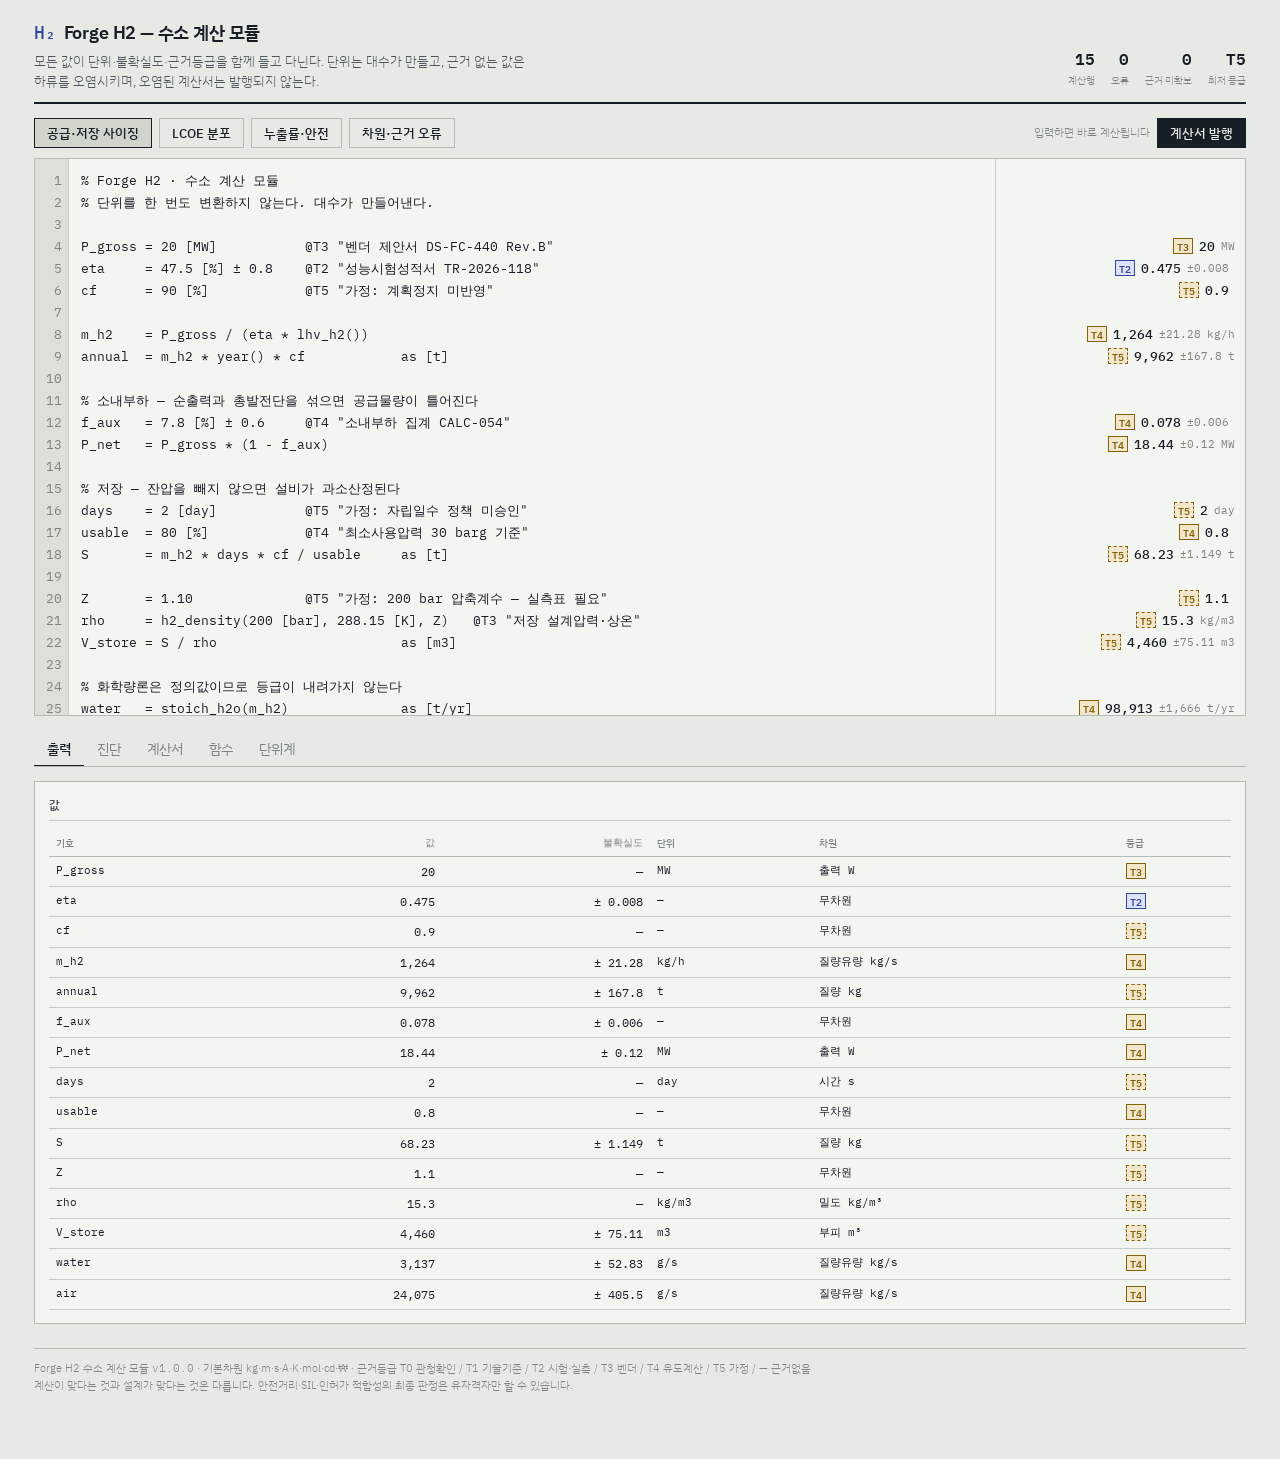
<file: app/static/h2-module.html>
<!DOCTYPE html>
<html lang="ko">
<head>
<meta charset="utf-8">
<meta name="viewport" content="width=device-width, initial-scale=1, viewport-fit=cover">
<title>Forge H2 — 수소 계산 모듈</title>
<link rel="preconnect" href="https://fonts.googleapis.com">
<link rel="preconnect" href="https://fonts.gstatic.com" crossorigin>
<link href="https://fonts.googleapis.com/css2?family=IBM+Plex+Mono:wght@400;500;600&family=IBM+Plex+Sans+KR:wght@300;400;500;600&display=swap" rel="stylesheet">
<style>
:root{
  --paper:#E7EAE4; --panel:#F3F5F0; --sunk:#DCE0D8; --deep:#CFD5CB;
  --ink:#161E26; --ink-2:#4B575C; --ink-3:#7A857F;
  --rule:#B5BCB2; --rule-2:#C8CEC5;
  --h2:#33469F; --h2-soft:#DEE2F7; --trip:#A3302A; --trip-soft:#F3DCD9;
  --hold:#876009; --hold-soft:#F1E7CD; --ok:#2A5C43;
  --LH:22px;
  --fm:"IBM Plex Mono","SFMono-Regular",Consolas,monospace;
  --fs:"IBM Plex Sans KR",system-ui,-apple-system,sans-serif;
  box-sizing:border-box;
  padding-top:env(safe-area-inset-top,0px);
  padding-bottom:env(safe-area-inset-bottom,0px);
}
@media (prefers-color-scheme:dark){:root:not([data-theme="light"]){
  --paper:#111517; --panel:#191E21; --sunk:#0C0F11; --deep:#232A2D;
  --ink:#E6EAE4; --ink-2:#A3ADA9; --ink-3:#6B7672;
  --rule:#343C39; --rule-2:#272E30;
  --h2:#8FA0F2; --h2-soft:#1E2446; --trip:#E28275; --trip-soft:#38201C;
  --hold:#D8AD5B; --hold-soft:#312915; --ok:#71B694;
}}
:root[data-theme="dark"]{
  --paper:#111517; --panel:#191E21; --sunk:#0C0F11; --deep:#232A2D;
  --ink:#E6EAE4; --ink-2:#A3ADA9; --ink-3:#6B7672;
  --rule:#343C39; --rule-2:#272E30;
  --h2:#8FA0F2; --h2-soft:#1E2446; --trip:#E28275; --trip-soft:#38201C;
  --hold:#D8AD5B; --hold-soft:#312915; --ok:#71B694;
}
*{box-sizing:border-box}
html{scroll-padding-top:env(safe-area-inset-top,0px)}
html,body{margin:0;padding:0}
body{background:var(--paper);color:var(--ink);font-family:var(--fs);font-size:14px;line-height:1.6;-webkit-font-smoothing:antialiased}
button,input,select,textarea{font-family:inherit;font-size:inherit;color:inherit}
:focus-visible{outline:2px solid var(--h2);outline-offset:2px}
.wrap{max-width:1240px;margin:0 auto;padding:18px 14px 64px}

/* 머리 */
.mast{display:flex;flex-wrap:wrap;gap:16px;align-items:flex-end;justify-content:space-between;
      border-bottom:2px solid var(--ink);padding-bottom:11px}
.mast h1{margin:0;font-size:18px;font-weight:600;letter-spacing:-.01em}
.mast h1 span{font-family:var(--fm);font-weight:500;color:var(--h2);margin-right:8px}
.thesis{font-size:12.5px;color:var(--ink-2);font-weight:300;margin-top:3px;max-width:62ch}
.stat{display:flex;gap:16px;flex-wrap:wrap}
.stat div{text-align:right}
.stat b{display:block;font-family:var(--fm);font-size:16px;font-weight:600;font-variant-numeric:tabular-nums;line-height:1.15}
.stat span{font-size:10px;color:var(--ink-3);font-weight:300}
.stat .bad b{color:var(--trip)}

/* 도구막대 */
.bar{display:flex;gap:7px;flex-wrap:wrap;align-items:center;margin:14px 0 10px}
.btn{border:1px solid var(--ink);background:var(--ink);color:var(--paper);padding:5px 12px;cursor:pointer;font-size:12.5px;font-weight:500}
.btn:hover{opacity:.87}
.btn.ghost{background:transparent;color:var(--ink);border-color:var(--rule)}
.btn.ghost:hover{border-color:var(--ink)}
.btn.ghost[aria-pressed="true"]{border-color:var(--ink);background:var(--deep)}
.btn:disabled{background:var(--sunk);border-color:var(--rule);color:var(--ink-3);cursor:not-allowed}
.bar .sp{flex:1}
.bar .hint{font-size:11px;color:var(--ink-3);font-weight:300}

/* 워크벤치 — 편집기 + 원장 */
.bench{border:1px solid var(--rule);background:var(--panel);display:grid;
       grid-template-columns:34px minmax(0,1fr) 250px;overflow:auto;max-height:62vh}
.gut,.led{font-family:var(--fm);font-size:12.5px;line-height:var(--LH)}
.gut{background:var(--sunk);border-right:1px solid var(--rule-2);color:var(--ink-3);
     text-align:right;padding:10px 6px 10px 0;font-variant-numeric:tabular-nums;user-select:none}
.gut div{height:var(--LH)}
.gut div.err{color:var(--trip);font-weight:600}
#ed{display:block;width:100%;border:0;background:transparent;color:var(--ink);
    font-family:var(--fm);font-size:12.5px;line-height:var(--LH);padding:10px 12px;
    white-space:pre;overflow-x:auto;overflow-y:hidden;resize:none;tab-size:2;min-height:100%}
#ed:focus{outline:none}
.led{border-left:1px solid var(--rule-2);padding:10px 10px 10px 8px;background:var(--panel)}
.led div{height:var(--LH);display:flex;align-items:center;gap:6px;justify-content:flex-end;
         white-space:nowrap;overflow:hidden}
.led .v{font-variant-numeric:tabular-nums;font-weight:500}
.led .u{color:var(--ink-3);font-size:11px}
.led .e{color:var(--trip);font-size:11px;font-weight:500;overflow:hidden;text-overflow:ellipsis}
.led .obj{color:var(--h2);font-size:11px;font-weight:500}

/* 근거 등급 배지 — 색과 형태를 함께 쓴다 */
.tier{font-family:var(--fm);font-size:9.5px;font-weight:600;font-style:normal;
      border:1px solid;padding:0 3px;line-height:14px;display:inline-block;min-width:20px;text-align:center}
.t0,.t1,.t2{color:var(--h2);border-color:var(--h2);background:var(--h2-soft)}
.t3,.t4,.t5{color:var(--hold);border-color:var(--hold);background:var(--hold-soft)}
.t5{border-style:dashed}
.tx{color:var(--trip);border-color:var(--trip);
    background:repeating-linear-gradient(45deg,var(--trip-soft) 0 3px,transparent 3px 6px)}

/* 탭 */
.tabs{display:flex;border-bottom:1px solid var(--rule);margin:16px 0 14px;overflow-x:auto}
.tabs button{background:none;border:0;border-bottom:2px solid transparent;margin-bottom:-1px;
  padding:7px 13px;cursor:pointer;color:var(--ink-3);white-space:nowrap}
.tabs button[aria-selected="true"]{color:var(--ink);border-bottom-color:var(--ink);font-weight:500}
.view[hidden]{display:none}

.card{border:1px solid var(--rule);background:var(--panel);padding:13px 14px}
.card h3{margin:0 0 9px;font-size:12px;font-weight:600;color:var(--ink-2);
         padding-bottom:6px;border-bottom:1px solid var(--rule-2)}
.grid2{display:grid;grid-template-columns:minmax(0,1fr) minmax(0,1fr);gap:14px}
@media (max-width:860px){.grid2{grid-template-columns:1fr}}
table{width:100%;border-collapse:collapse;font-size:12px}
th,td{text-align:left;padding:5px 7px;border-bottom:1px solid var(--rule-2);vertical-align:top}
th{font-size:10px;color:var(--ink-3);font-weight:500;border-bottom:1px solid var(--rule)}
td.n,th.n{text-align:right;font-family:var(--fm);font-variant-numeric:tabular-nums}
td.m{font-family:var(--fm);font-size:11px}
tr.bad td{color:var(--trip)}
.scrollx{overflow-x:auto}
.empty{color:var(--ink-3);font-size:12px}
.warnword{color:var(--trip);font-weight:500}
ul.tight{margin:0;padding-left:16px}
ul.tight li{font-size:12px;margin-bottom:3px}
pre.sheet{background:var(--sunk);border:1px solid var(--rule-2);padding:11px;overflow-x:auto;
  font-family:var(--fm);font-size:11px;line-height:1.55;margin:0;white-space:pre-wrap;word-break:break-word;
  max-height:440px;overflow-y:auto}
.stamp{display:inline-block;border:2px solid var(--trip);color:var(--trip);padding:3px 9px;
  font-family:var(--fm);font-size:11px;font-weight:600;transform:rotate(-1.5deg);margin-bottom:9px}
.stamp.ok{border-color:var(--ok);color:var(--ok)}
figure{margin:0}
figcaption{font-size:11px;color:var(--ink-3);margin-bottom:6px}
svg .ax{stroke:var(--rule);stroke-width:1}
svg .gr{stroke:var(--rule-2);stroke-width:1;stroke-dasharray:2 3}
svg .ln{stroke:var(--h2);stroke-width:1.6;fill:none}
svg .bar{fill:var(--h2-soft);stroke:var(--h2);stroke-width:.8}
svg .p90{stroke:var(--trip);stroke-width:1.4;stroke-dasharray:3 2}
svg text{font-family:var(--fm);font-size:9px;fill:var(--ink-3)}
svg text.k{fill:var(--ink);font-weight:600}
footer{margin-top:24px;padding-top:11px;border-top:1px solid var(--rule);
       font-size:11px;color:var(--ink-3);font-weight:300;line-height:1.6}
@media (max-width:760px){
  .bench{grid-template-columns:28px minmax(0,1fr);max-height:46vh}
  .led{grid-column:1/-1;border-left:0;border-top:1px solid var(--rule-2)}
  .led div{justify-content:flex-start}
}
</style>
</head>
<body>
<div class="wrap">

<header class="mast">
  <div>
    <h1><span>H₂</span>Forge H2 — 수소 계산 모듈</h1>
    <div class="thesis">모든 값이 단위·불확실도·근거등급을 함께 들고 다닌다. 단위는 대수가 만들고, 근거 없는 값은 하류를 오염시키며, 오염된 계산서는 발행되지 않는다.</div>
  </div>
  <div class="stat">
    <div><b id="s-line">0</b><span>계산행</span></div>
    <div id="w-err"><b id="s-err">0</b><span>오류</span></div>
    <div id="w-un"><b id="s-un">0</b><span>근거 미확보</span></div>
    <div><b id="s-tier">—</b><span>최저 등급</span></div>
  </div>
</header>

<div class="bar">
  <button class="btn ghost" data-ex="0" aria-pressed="true">공급·저장 사이징</button>
  <button class="btn ghost" data-ex="1">LCOE 분포</button>
  <button class="btn ghost" data-ex="2">누출률·안전</button>
  <button class="btn ghost" data-ex="3">차원·근거 오류</button>
  <span class="sp"></span>
  <span class="hint" id="runhint">입력하면 바로 계산됩니다</span>
  <button class="btn" id="sheet-btn">계산서 발행</button>
</div>

<div class="bench">
  <div class="gut" id="gut"></div>
  <textarea id="ed" spellcheck="false" autocapitalize="off" autocorrect="off"></textarea>
  <div class="led" id="led"></div>
</div>

<nav class="tabs" role="tablist">
  <button role="tab" aria-selected="true"  data-v="out">출력</button>
  <button role="tab" aria-selected="false" data-v="diag">진단</button>
  <button role="tab" aria-selected="false" data-v="sheet">계산서</button>
  <button role="tab" aria-selected="false" data-v="fn">함수</button>
  <button role="tab" aria-selected="false" data-v="unit">단위계</button>
</nav>

<section class="view" id="v-out"><div id="out"></div></section>

<section class="view" id="v-diag" hidden>
  <div class="grid2">
    <div class="card"><h3>오류</h3><div id="d-err"></div></div>
    <div class="card"><h3>근거 사슬</h3><div class="scrollx"><table id="d-prov"></table></div></div>
  </div>
</section>

<section class="view" id="v-sheet" hidden>
  <div class="card">
    <h3>계산서 — 자격자 서명 대상 문서</h3>
    <div id="sheet-stamp"></div>
    <pre class="sheet" id="sheet">계산서 발행을 누르세요.</pre>
    <p class="empty" id="sheet-msg" style="margin-top:8px"></p>
  </div>
</section>

<section class="view" id="v-fn" hidden>
  <div class="card"><h3>내장 함수 — 각 함수는 자기 근거등급을 들고 다닌다</h3>
    <div class="scrollx"><table id="t-fn"></table></div></div>
</section>

<section class="view" id="v-unit" hidden>
  <div class="grid2">
    <div class="card"><h3>단위 — 8개 기본차원 위에 정의된다</h3>
      <div class="scrollx"><table id="t-unit"></table></div></div>
    <div class="card"><h3>문법</h3><div id="t-syn"></div></div>
  </div>
</section>

<footer>
  Forge H2 수소 계산 모듈 <span style="font-family:var(--fm)">v1.0.0</span> · 기본차원 kg·m·s·A·K·mol·cd·₩ ·
  근거등급 T0 관청확인 / T1 기술기준 / T2 시험·실측 / T3 벤더 / T4 유도계산 / T5 가정 / — 근거없음<br>
  계산이 맞다는 것과 설계가 맞다는 것은 다릅니다. 안전거리·SIL·인허가 적합성의 최종 판정은 유자격자만 할 수 있습니다.
</footer>
</div>

<script>
/* ═══════════════════════════════════════════════════════════════
   Forge H2 수소 계산 커널
   값 = (SI 수치, 8차원 벡터, 표준편차, 근거)
   단위는 대수가 만든다. 근거는 상류에서 하류로 전파된다.
   ═══════════════════════════════════════════════════════════════ */
const VER = "1.0.0";
const DN = ["kg","m","s","A","K","mol","cd","₩"];
const Z8 = () => [0,0,0,0,0,0,0,0];
const dAdd = (a,b) => a.map((x,i)=>x+b[i]);
const dSub = (a,b) => a.map((x,i)=>x-b[i]);
const dMul = (a,n) => a.map(x=>x*n);
const dEq  = (a,b) => a.every((x,i)=>x===b[i]);
const dNil = a => a.every(x=>x===0);
const dKey = a => a.join(",");
function dStr(a){
  const p=[],n=[];
  a.forEach((e,i)=>{ if(e>0) p.push(DN[i]+(e>1?"^"+e:"")); else if(e<0) n.push(DN[i]+(e<-1?"^"+(-e):"")); });
  if(!p.length && !n.length) return "1";
  return (p.join("·")||"1") + (n.length ? "/"+n.join("·") : "");
}

/* ── 단위표 ─────────────────────────────────────────────────── */
const U = {};
const du = (n,f,d) => { U[n] = {f,d}; };
const M=[1,0,0,0,0,0,0,0], L=[0,1,0,0,0,0,0,0], T=[0,0,1,0,0,0,0,0],
      EA=[0,0,0,1,0,0,0,0], TH=[0,0,0,0,1,0,0,0], MOL=[0,0,0,0,0,1,0,0],
      CD=[0,0,0,0,0,0,1,0], CUR=[0,0,0,0,0,0,0,1];
const FORCE=[1,1,-2,0,0,0,0,0], PRES=[1,-1,-2,0,0,0,0,0],
      ENER=[1,2,-2,0,0,0,0,0], POW=[1,2,-3,0,0,0,0,0],
      AREA=[0,2,0,0,0,0,0,0], VOL=[0,3,0,0,0,0,0,0];
du("kg",1,M); du("g",1e-3,M); du("mg",1e-6,M); du("t",1e3,M); du("ton",1e3,M);
du("m",1,L); du("km",1e3,L); du("cm",1e-2,L); du("mm",1e-3,L);
du("s",1,T); du("min",60,T); du("h",3600,T); du("hr",3600,T);
du("day",86400,T); du("yr",31536000,T);        // yr := 8760 h
du("A",1,EA); du("K",1,TH); du("mol",1,MOL); du("cd",1,CD);
du("원",1,CUR); du("KRW",1,CUR); du("만원",1e4,CUR); du("억원",1e8,CUR); du("조원",1e12,CUR);
du("N",1,FORCE); du("kN",1e3,FORCE); du("MN",1e6,FORCE);
du("Pa",1,PRES); du("kPa",1e3,PRES); du("MPa",1e6,PRES); du("bar",1e5,PRES);
du("J",1,ENER); du("kJ",1e3,ENER); du("MJ",1e6,ENER); du("GJ",1e9,ENER); du("TJ",1e12,ENER);
du("Wh",3600,ENER); du("kWh",3.6e6,ENER); du("MWh",3.6e9,ENER); du("GWh",3.6e12,ENER);
du("W",1,POW); du("kW",1e3,POW); du("MW",1e6,POW); du("GW",1e9,POW);
du("V",1,[1,2,-3,-1,0,0,0,0]); du("ohm",1,[1,2,-3,-2,0,0,0,0]); du("Hz",1,[0,0,-1,0,0,0,0,0]);
du("L",1e-3,VOL); du("ha",1e4,AREA);
du("%",0.01,Z8()); du("ppm",1e-6,Z8()); du("ppb",1e-9,Z8()); du("-",1,Z8()); du("1",1,Z8());

class CalcError extends Error {}

function parseUnit(src){
  let i=0; const s=String(src);
  const skip=()=>{ while(i<s.length && /\s/.test(s[i])) i++; };
  function atom(){
    skip();
    if(s[i]==="("){ i++; const r=expr(); skip(); if(s[i]!==")") throw new CalcError("단위 괄호가 닫히지 않았습니다"); i++; return r; }
    const w = /^[A-Za-z%가-힣₩·]+/.exec(s.slice(i));
    if(w){ i+=w[0].length;
      const u=U[w[0]];
      if(!u) throw new CalcError("알 수 없는 단위: "+w[0]);
      let f=u.f, d=u.d.slice();
      const e=/^[0-9]+/.exec(s.slice(i));          // m2 → m^2, m3 → m^3
      if(e){ i+=e[0].length; const n=parseInt(e[0],10); f=Math.pow(f,n); d=dMul(d,n); }
      return {f,d};
    }
    const n = /^[0-9]+(\.[0-9]+)?/.exec(s.slice(i));
    if(n){ i+=n[0].length; return {f:parseFloat(n[0]), d:Z8()}; }
    throw new CalcError("단위를 읽을 수 없습니다: "+s.slice(i));
  }
  function pow(){
    let a=atom(); skip();
    if(s[i]==="^"){ i++; skip();
      const m=/^-?[0-9]+/.exec(s.slice(i));
      if(!m) throw new CalcError("단위 지수가 정수가 아닙니다");
      i+=m[0].length; const n=parseInt(m[0],10);
      return {f:Math.pow(a.f,n), d:dMul(a.d,n)};
    }
    return a;
  }
  function expr(){
    let a=pow(); skip();
    while(i<s.length && (s[i]==="*"||s[i]==="/"||s[i]==="·")){
      const op=s[i]; i++; const b=pow();
      a = op==="/" ? {f:a.f/b.f, d:dSub(a.d,b.d)} : {f:a.f*b.f, d:dAdd(a.d,b.d)};
      skip();
    }
    return a;
  }
  const r=expr(); skip();
  if(i<s.length) throw new CalcError("단위 해석 실패: "+s);
  return r;
}
const UC = {};
const uOf = u => (UC[u] || (UC[u] = parseUnit(u)));

/* ── 표시 단위 선호표 ──────────────────────────────────────── */
const PREF = {};
const pref = (rep, list) => { PREF[dKey(uOf(rep).d)] = list; };
pref("kg",   ["t","kg","g","mg"]);
pref("m",    ["km","m","mm"]);
pref("s",    ["yr","day","h","min","s"]);
pref("kg/h", ["t/yr","kg/h","g/s"]);
pref("W",    ["GW","MW","kW","W"]);
pref("J",    ["GWh","MWh","kWh","MJ","kJ","J"]);
pref("bar",  ["bar","kPa","Pa"]);
pref("m2",   ["ha","m2"]);
pref("m3",   ["m3","L"]);
pref("m3/h", ["m3/h"]);
pref("원",    ["억원","만원","원"]);
pref("원/kWh",["원/kWh"]);
pref("원/kg", ["원/kg"]);
pref("억원/yr",["억원/yr"]);
pref("kg/m3",["kg/m3"]);
pref("kWh/kg",["kWh/kg","MJ/kg"]);
pref("K",    ["K"]);
pref("A",    ["A"]); pref("V",["V"]);
pref("J/(kg*K)",["J/(kg*K)"]);

/* 차원에 사람이 읽는 이름을 붙인다 — 오류 메시지가 쓸모 있으려면 필요하다. */
const DLAB={};
const lab=(rep,n)=>{ DLAB[dKey(uOf(rep).d)]=n; };
lab("kg","질량 kg"); lab("m","길이 m"); lab("s","시간 s"); lab("K","온도 K");
lab("kg/h","질량유량 kg/s"); lab("W","출력 W"); lab("J","에너지 J");
lab("bar","압력 Pa"); lab("m2","면적 m²"); lab("m3","부피 m³");
lab("m3/h","체적유량 m³/s"); lab("kg/m3","밀도 kg/m³");
lab("원","금액 ₩"); lab("원/kWh","전력단가 ₩/J"); lab("원/kg","물질단가 ₩/kg");
lab("kWh/kg","비에너지 J/kg"); lab("A","전류 A"); lab("V","전압 V");
const dLabel = d => dNil(d) ? "무차원" : (DLAB[dKey(d)] || dStr(d));

/* ── 근거 등급 ─────────────────────────────────────────────── */
const TIERS = [
  ["T0","관청·법령 확인"], ["T1","기술기준 조항"], ["T2","시험성적서·실측"],
  ["T3","벤더 자료"],      ["T4","유도 계산·조사"], ["T5","가정"], ["—","근거 없음"]
];
const EXACT = { tier:0, srcs:["수학 상수"] };
const NONE  = { tier:6, srcs:[] };
const pMerge = (...ps) => {
  let t=0; const s=new Set();
  ps.forEach(p=>{ if(!p) return; if(p.tier>t) t=p.tier; (p.srcs||[]).forEach(x=>s.add(x)); });
  return { tier:t, srcs:[...s] };
};

/* ── 값 ─────────────────────────────────────────────────────── */
class Q {
  constructor(v,d,sd,p){ this.v=v; this.d=d||Z8(); this.sd=sd||0; this.p=p||NONE; }
}
const qU = (x,u,p) => { const c=uOf(u); return new Q(x*c.f, c.d.slice(), 0, p||EXACT); };

function fmtNum(x){
  if(!isFinite(x)) return "∞";
  const a=Math.abs(x);
  if(a!==0 && (a<1e-4 || a>=1e7)) return x.toExponential(3).replace("e","e");
  const dp = a>=1000?0 : a>=100?1 : a>=10?2 : a>=1?3 : 4;
  return x.toLocaleString("ko-KR",{minimumFractionDigits:0,maximumFractionDigits:dp});
}
function display(q, forced){
  if(forced){
    const c=uOf(forced);
    if(!dEq(c.d,q.d)) throw new CalcError("표시 단위 불일치 — 결과는 "+dLabel(q.d)+" 인데 ["+forced+"] 는 "+dLabel(c.d));
    return { n:q.v/c.f, sd:q.sd/c.f, u:forced };
  }
  const cands = PREF[dKey(q.d)];
  if(!cands) return { n:q.v, sd:q.sd, u:dNil(q.d)?"":dStr(q.d) };
  let best=cands[cands.length-1];
  for(const c of cands){ const x=Math.abs(q.v/uOf(c).f); if(x>=1 && x<10000){ best=c; break; } }
  const f=uOf(best).f;
  return { n:q.v/f, sd:q.sd/f, u:best };
}

/* ── 내장 함수 ─────────────────────────────────────────────── */
function need(q,u,name,pos){
  const c=uOf(u);
  if(!dEq(q.d,c.d)) throw new CalcError(name+" 의 "+pos+"번째 인자는 "+dLabel(c.d)+" 여야 합니다 (받은 값: "+dLabel(q.d)+")");
}
const LIB = {
  lhv_h2:{a:0,ret:"kWh/kg",tier:4,fml:"FML-H2-001",
    src:"내장 물성 119.96 MJ/kg — 발행기관·판번호를 붙이면 T1 로 승격",
    doc:"수소 저위발열량", f:()=>qU(33.322,"kWh/kg")},
  hhv_h2:{a:0,ret:"kWh/kg",tier:4,fml:"—",
    src:"내장 물성 141.82 MJ/kg", doc:"수소 고위발열량", f:()=>qU(39.394,"kWh/kg")},
  rs_h2:{a:0,ret:"J/(kg*K)",tier:4,fml:"FML-H2-014",
    src:"R/M = 8.314462 / 0.002016", doc:"수소 기체상수", f:()=>qU(4124.2,"J/(kg*K)")},
  year:{a:0,ret:"h",tier:0,fml:"—",src:"정의 8760 h",doc:"연간 시간",f:()=>qU(8760,"h")},
  h2_density:{a:3,ret:"kg/m3",tier:4,fml:"FML-H2-006",
    src:"ρ = P/(Z·Rs·T). Z 는 사용자가 근거와 함께 제공해야 한다",
    doc:"압축수소 저장밀도 (P, T, Z)",
    f:(P,Tk,Z)=>{ need(P,"bar","h2_density",1); need(Tk,"K","h2_density",2);
      if(!dNil(Z.d)) throw new CalcError("h2_density 의 압축계수 Z 는 무차원이어야 합니다");
      return new Q(P.v/(4124.2*Tk.v*Z.v), uOf("kg/m3").d.slice()); }},
  choked_flow:{a:5,ret:"kg/s",tier:4,fml:"FML-H2-014",
    src:"등엔트로피 초크류·이상기체. 화염길이는 산출하지 않는다",
    doc:"초크드 오리피스 누출률 (Cd, d, P_abs, T, γ)",
    f:(cd,dm,P,Tk,g)=>{ need(dm,"mm","choked_flow",2); need(P,"bar","choked_flow",3); need(Tk,"K","choked_flow",4);
      const A=Math.PI*dm.v*dm.v/4, Rs=4124.2;
      const m=cd.v*A*P.v*Math.sqrt(g.v/(Rs*Tk.v))*Math.pow(2/(g.v+1),(g.v+1)/(2*(g.v-1)));
      return new Q(m, uOf("kg/s").d.slice()); }},
  crf:{a:2,ret:"-",tier:0,fml:"FML-H2-015",src:"정의식",
    doc:"자본회수계수 (r, n)",
    f:(r,n)=>{ if(!dNil(r.d)) throw new CalcError("crf 의 할인율은 무차원이어야 합니다");
      const nn = dNil(n.d) ? n.v : n.v/uOf("yr").f;
      return new Q(r.v*Math.pow(1+r.v,nn)/(Math.pow(1+r.v,nn)-1), Z8()); }},
  stoich_o2:{a:1,ret:"kg/h",tier:1,fml:"FML-H2-010",src:"H2 + ½O2 → H2O, 15.999/2.016",
    doc:"화학량론 산소 소비량", f:m=>new Q(m.v*7.9360, m.d.slice())},
  stoich_h2o:{a:1,ret:"kg/h",tier:1,fml:"FML-H2-011",src:"18.015/2.016",
    doc:"생성수량", f:m=>new Q(m.v*8.9360, m.d.slice())},
  air_for_h2:{a:2,ret:"kg/h",tier:1,fml:"FML-H2-012",src:"공기 중 산소 질량분율 0.2314",
    doc:"공기 공급량 (m_H2, 공기비)",
    f:(m,lam)=>{ if(!dNil(lam.d)) throw new CalcError("공기비는 무차원이어야 합니다");
      return new Q(m.v*7.9360/0.2314*lam.v, m.d.slice()); }},
  ceil:{a:1,ret:"-",tier:0,fml:"—",src:"정의",doc:"올림",f:x=>new Q(Math.ceil(x.v),x.d.slice())},
  floor:{a:1,ret:"-",tier:0,fml:"—",src:"정의",doc:"내림",f:x=>new Q(Math.floor(x.v),x.d.slice())},
  abs:{a:1,ret:"-",tier:0,fml:"—",src:"정의",doc:"절댓값",f:x=>new Q(Math.abs(x.v),x.d.slice())},
  sqrt:{a:1,ret:"-",tier:0,fml:"—",src:"정의",doc:"제곱근",
    f:x=>{ if(x.d.some(e=>e%2!==0)) throw new CalcError("제곱근의 차원이 홀수입니다: "+dStr(x.d));
      return new Q(Math.sqrt(x.v), dMul(x.d,0.5)); }},
  exp:{a:1,ret:"-",tier:0,fml:"—",src:"정의",doc:"지수",
    f:x=>{ if(!dNil(x.d)) throw new CalcError("exp 의 인자는 무차원이어야 합니다"); return new Q(Math.exp(x.v),Z8()); }},
  ln:{a:1,ret:"-",tier:0,fml:"—",src:"정의",doc:"자연로그",
    f:x=>{ if(!dNil(x.d)) throw new CalcError("ln 의 인자는 무차원이어야 합니다"); return new Q(Math.log(x.v),Z8()); }},
  min:{a:2,ret:"-",tier:0,fml:"—",src:"정의",doc:"최솟값",
    f:(a,b)=>{ if(!dEq(a.d,b.d)) throw new CalcError("min 의 두 인자 차원이 다릅니다"); return new Q(Math.min(a.v,b.v),a.d.slice()); }},
  max:{a:2,ret:"-",tier:0,fml:"—",src:"정의",doc:"최댓값",
    f:(a,b)=>{ if(!dEq(a.d,b.d)) throw new CalcError("max 의 두 인자 차원이 다릅니다"); return new Q(Math.max(a.v,b.v),a.d.slice()); }}
};

function callFn(name, args){
  const def = LIB[name];
  if(!def) throw new CalcError("알 수 없는 함수: "+name);
  if(args.length !== def.a) throw new CalcError(name+" 은 인자 "+def.a+"개가 필요합니다 (받은 개수 "+args.length+")");
  const base = def.f(...args);
  let s2 = 0;                                   // 수치 편미분으로 불확실도 전파
  args.forEach((a,i)=>{
    if(!a.sd) return;
    const up=args.slice(), dn=args.slice();
    up[i]=new Q(a.v+a.sd,a.d,0,a.p); dn[i]=new Q(a.v-a.sd,a.d,0,a.p);
    const g=(def.f(...up).v - def.f(...dn).v)/2;
    if(isFinite(g)) s2 += g*g;
  });
  base.sd = Math.sqrt(s2);
  base.p = pMerge({tier:def.tier, srcs:[name+"(): "+def.src]}, ...args.map(a=>a.p));
  return base;
}

/* ── 어휘 분석 ─────────────────────────────────────────────── */
function lex(line){
  const tk=[]; let i=0;
  while(i<line.length){
    const c=line[i];
    if(/\s/.test(c)){ i++; continue; }
    if(c==="%"){ break; }                                   // 주석
    if(c==="["){ const j=line.indexOf("]",i);
      if(j<0) throw new CalcError("단위 괄호 [ 가 닫히지 않았습니다");
      tk.push({t:"unit",v:line.slice(i+1,j).trim()}); i=j+1; continue; }
    if(c==='"'){ const j=line.indexOf('"',i+1);
      if(j<0) throw new CalcError("따옴표가 닫히지 않았습니다");
      tk.push({t:"str",v:line.slice(i+1,j)}); i=j+1; continue; }
    if(c==="±"){ tk.push({t:"pm"}); i++; continue; }
    if(c==="+" && line[i+1]==="-"){ tk.push({t:"pm"}); i+=2; continue; }
    if(c==="@"){ tk.push({t:"at"}); i++; continue; }
    const n=/^[0-9]+(\.[0-9]+)?([eE][-+]?[0-9]+)?/.exec(line.slice(i));
    if(n){ tk.push({t:"num",v:parseFloat(n[0]),raw:n[0]}); i+=n[0].length; continue; }
    const w=/^[A-Za-z_가-힣][A-Za-z0-9_가-힣]*/.exec(line.slice(i));
    if(w){ tk.push({t:"id",v:w[0]}); i+=w[0].length; continue; }
    if("+-*/^(),=".includes(c)){ tk.push({t:"op",v:c}); i++; continue; }
    throw new CalcError("읽을 수 없는 문자: "+c);
  }
  return tk;
}

/* ── 구문 분석 ─────────────────────────────────────────────── */
function parseLine(line){
  const tk = lex(line);
  if(!tk.length) return {kind:"empty"};
  let i=0;
  const peek=()=>tk[i], eat=()=>tk[i++];
  const isOp=(v)=>peek() && peek().t==="op" && peek().v===v;

  function primary(){
    const t=peek();
    if(!t) throw new CalcError("식이 끝났습니다");
    if(t.t==="num"){ eat();
      const node={t:"num", v:t.v, raw:t.raw, unit:null, sd:0, sdunit:null};
      if(peek() && peek().t==="unit") node.unit=eat().v;
      if(peek() && peek().t==="pm"){ eat();
        const s=eat();
        if(!s || s.t!=="num") throw new CalcError("± 뒤에는 숫자가 와야 합니다");
        node.sd=s.v;
        if(peek() && peek().t==="unit") node.sdunit=eat().v;
      }
      return node;
    }
    if(t.t==="id"){ eat();
      if(isOp("(")){ eat(); const args=[];
        if(!isOp(")")){ args.push(expr());
          while(isOp(",")){ eat(); args.push(expr()); } }
        if(!isOp(")")) throw new CalcError("함수 괄호가 닫히지 않았습니다");
        eat();
        return {t:"call", n:t.v, args};
      }
      return {t:"var", n:t.v};
    }
    if(isOp("(")){ eat(); const e=expr();
      if(!isOp(")")) throw new CalcError("괄호가 닫히지 않았습니다"); eat(); return e; }
    if(isOp("-")){ eat(); return {t:"neg", a:unary()}; }
    throw new CalcError("식을 읽을 수 없습니다");
  }
  function unary(){ if(isOp("-")){ eat(); return {t:"neg", a:unary()}; } return power(); }
  function power(){ const b=primary(); if(isOp("^")){ eat(); return {t:"bin",op:"^",a:b,b:unary()}; } return b; }
  function term(){ let a=unary();
    while(isOp("*")||isOp("/")){ const o=eat().v; a={t:"bin",op:o,a,b:unary()}; } return a; }
  function expr(){ let a=term();
    while(isOp("+")||isOp("-")){ const o=eat().v; a={t:"bin",op:o,a,b:term()}; } return a; }

  let name=null;
  if(tk.length>1 && tk[0].t==="id" && tk[1].t==="op" && tk[1].v==="="){ name=tk[0].v; i=2; }
  const node = expr();

  let asUnit=null, tier=null, src=null;
  if(peek() && peek().t==="id" && peek().v==="as"){ eat();
    if(!peek() || peek().t!=="unit") throw new CalcError("as 뒤에는 [단위] 가 와야 합니다");
    asUnit = eat().v;
  }
  if(peek() && peek().t==="at"){ eat();
    const t=eat();
    if(!t || t.t!=="id" || !/^T[0-5]$/.test(t.v)) throw new CalcError("@ 뒤에는 T0~T5 가 와야 합니다");
    tier = parseInt(t.v.slice(1),10);
    if(peek() && peek().t==="str") src = eat().v;
    if(!src) throw new CalcError('근거등급 뒤에 출처 문자열이 필요합니다: @T2 "문서번호 …"');
  }
  if(i<tk.length) throw new CalcError("식 뒤에 해석할 수 없는 내용이 있습니다");
  return {kind:"stmt", name, node, asUnit, tier, src};
}

/* ── 평가 ──────────────────────────────────────────────────── */
const gauss = () => {
  let u=0,v=0; while(!u) u=Math.random(); while(!v) v=Math.random();
  return Math.sqrt(-2*Math.log(u))*Math.cos(2*Math.PI*v);
};

function evalNode(nd, env, ctx){
  switch(nd.t){
    case "num": {
      let v=nd.v, sd=nd.sd, d=Z8(), tagged=false;
      if(nd.unit){ const u=uOf(nd.unit); v*=u.f; sd*=u.f; d=u.d.slice(); tagged=true; }
      if(nd.sdunit){ const u2=uOf(nd.sdunit);
        if(!dEq(u2.d,d)) throw new CalcError("± 의 단위가 값의 단위와 다릅니다");
        sd=nd.sd*u2.f; }
      if(nd.sd>0) tagged=true;
      if(!Number.isInteger(nd.v)) tagged=true;         // 비정수 → 근거 필요
      let p = tagged ? (ctx.lit || NONE) : EXACT;
      if(ctx.mc && sd>0){ v += sd*gauss(); sd = 0; }
      return new Q(v,d,sd,p);
    }
    case "var": {
      if(ctx.over && Object.prototype.hasOwnProperty.call(ctx.over, nd.n)) return ctx.over[nd.n];
      if(!(nd.n in env)) throw new CalcError("정의되지 않은 이름: "+nd.n);
      return env[nd.n];
    }
    case "neg": { const a=evalNode(nd.a,env,ctx); return new Q(-a.v,a.d.slice(),a.sd,a.p); }
    case "call": {
      if(!LIB[nd.n]) throw new CalcError("알 수 없는 함수: "+nd.n);
      return callFn(nd.n, nd.args.map(x=>evalNode(x,env,ctx)));
    }
    case "bin": {
      const a=evalNode(nd.a,env,ctx), b=evalNode(nd.b,env,ctx);
      const p=pMerge(a.p,b.p);
      if(nd.op==="+"||nd.op==="-"){
        if(!dEq(a.d,b.d))
          throw new CalcError("차원 불일치 — "+dLabel(a.d)+" 와(과) "+dLabel(b.d)+" 는 "+(nd.op==="+"?"더할":"뺄")+" 수 없습니다");
        const v = nd.op==="+" ? a.v+b.v : a.v-b.v;
        return new Q(v, a.d.slice(), Math.hypot(a.sd,b.sd), p);
      }
      if(nd.op==="*"||nd.op==="/"){
        if(nd.op==="/" && b.v===0) throw new CalcError("0 으로 나눌 수 없습니다");
        const v = nd.op==="*" ? a.v*b.v : a.v/b.v;
        const d = nd.op==="*" ? dAdd(a.d,b.d) : dSub(a.d,b.d);
        const ra = a.v ? a.sd/Math.abs(a.v) : 0, rb = b.v ? b.sd/Math.abs(b.v) : 0;
        return new Q(v, d, Math.abs(v)*Math.hypot(ra,rb), p);
      }
      if(nd.op==="^"){
        if(!dNil(b.d)) throw new CalcError("지수는 무차원이어야 합니다");
        if(!dNil(a.d) && !Number.isInteger(b.v)) throw new CalcError("차원이 있는 값의 지수는 정수여야 합니다");
        const v=Math.pow(a.v,b.v);
        const ra = a.v ? a.sd/Math.abs(a.v) : 0;
        return new Q(v, dMul(a.d,b.v), Math.abs(v*b.v)*ra, p);
      }
      throw new CalcError("알 수 없는 연산자: "+nd.op);
    }
  }
  throw new CalcError("평가할 수 없는 식");
}

/* ── 스크립트 실행 ─────────────────────────────────────────── */
const SPECIAL = { sweep:1, mc:1 };

/* 컴파일과 실행을 분리한다 — 몬테카를로가 수천 번 재파싱하지 않도록. */
function compile(text){
  return text.split("\n").map(l => {
    try { return {ok:true, raw:l, p:parseLine(l)}; }
    catch(e){ return {ok:false, raw:l, e:e.message}; }
  });
}

function run(prog, opt){
  opt = opt || {};
  if(typeof prog === "string") prog = compile(prog);
  const env = {}, rows = [], objs = [];
  prog.forEach((pr, idx) => {
    const raw = pr.raw;
    if(!pr.ok){ rows.push({line:idx, kind:"err", msg:pr.e}); return; }
    const st = pr.p;
    if(st.kind==="empty"){ rows.push({line:idx, kind:"blank"}); return; }
    if(opt.skip && st.name===opt.skip){ rows.push({line:idx, kind:"blank"}); return; }

    // 특수형: sweep / mc 는 인자를 식별자 이름으로 받는다
    if(st.node.t==="call" && SPECIAL[st.node.n]){
      if(opt.inner){ rows.push({line:idx, kind:"blank"}); return; }
      try {
        const o = special(st.node, env, prog, idx);
        if(st.name) env[st.name] = o;
        objs.push(o);
        rows.push({line:idx, kind:"obj", name:st.name, obj:o});
      } catch(e){ rows.push({line:idx, kind:"err", msg:e.message}); }
      return;
    }
    const ctx = { lit: st.tier!=null ? {tier:st.tier, srcs:[st.src]} : NONE,
                  mc: !!opt.mc, over: opt.over };
    try {
      const q = evalNode(st.node, env, ctx);
      if(st.asUnit) display(q, st.asUnit);          // 호환성 사전 검사
      if(st.name) env[st.name] = q;
      rows.push({line:idx, kind:"val", name:st.name, q, asUnit:st.asUnit,
                 tier:st.tier, src:st.src, expr:raw.split("%")[0].trim()});
    } catch(e){
      rows.push({line:idx, kind:"err", msg:e.message});
    }
  });
  return { rows, env, objs };
}

function special(node, env, prog, lineIdx){
  const argName = a => { if(a.t!=="var") throw new CalcError(node.n+" 의 대상은 변수 이름이어야 합니다"); return a.n; };
  if(node.n==="sweep"){
    if(node.args.length!==5) throw new CalcError('sweep(변수, 시작, 끝, 점수, 대상) — 인자 5개');
    const vn=argName(node.args[0]), tn=argName(node.args[4]);
    const lo=evalNode(node.args[1],env,{lit:EXACT}), hi=evalNode(node.args[2],env,{lit:EXACT});
    const n=Math.max(2, Math.min(200, Math.round(evalNode(node.args[3],env,{lit:EXACT}).v)));
    if(!dEq(lo.d,hi.d)) throw new CalcError("sweep 의 시작·끝 차원이 다릅니다");
    const xs=[], ys=[]; let yq=null;
    for(let k=0;k<n;k++){
      const x = lo.v + (hi.v-lo.v)*k/(n-1);
      const over={}; over[vn]=new Q(x, lo.d.slice(), 0, {tier:5,srcs:["sweep 대입값"]});
      const r = run(prog, {over, skip:vn, inner:true});
      const q = r.env[tn];
      if(!q) throw new CalcError("sweep 대상 "+tn+" 을 계산할 수 없습니다");
      xs.push(x); ys.push(q.v); yq=q;
    }
    return { kind:"series", xn:vn, yn:tn, xd:lo.d, yd:yq.d, xs, ys, n };
  }
  if(node.n==="mc"){
    if(node.args.length!==2) throw new CalcError("mc(대상, 시행수) — 인자 2개");
    const tn=argName(node.args[0]);
    const n=Math.max(100, Math.min(20000, Math.round(evalNode(node.args[1],env,{lit:EXACT}).v)));
    const s=[]; let yq=null;
    for(let k=0;k<n;k++){
      const r=run(prog,{mc:true, inner:true});
      const q=r.env[tn];
      if(!q) throw new CalcError("mc 대상 "+tn+" 을 계산할 수 없습니다");
      s.push(q.v); yq=q;
    }
    s.sort((a,b)=>a-b);
    const pct = p => s[Math.min(s.length-1, Math.max(0, Math.floor(p*(s.length-1))))];
    const mean = s.reduce((a,b)=>a+b,0)/s.length;
    const sd = Math.sqrt(s.reduce((a,b)=>a+(b-mean)*(b-mean),0)/s.length);
    return { kind:"dist", yn:tn, d:yq.d, s, n, mean, sd,
             p10:pct(0.10), p50:pct(0.50), p90:pct(0.90), p:yq.p };
  }
  throw new CalcError("알 수 없는 특수 함수");
}

/* ═══════════ 워크벤치 UI ═══════════ */
const EXAMPLES = [
{ t:"공급·저장 사이징", s:
`% Forge H2 · 수소 계산 모듈
% 단위를 한 번도 변환하지 않는다. 대수가 만들어낸다.

P_gross = 20 [MW]           @T3 "벤더 제안서 DS-FC-440 Rev.B"
eta     = 47.5 [%] ± 0.8    @T2 "성능시험성적서 TR-2026-118"
cf      = 90 [%]            @T5 "가정: 계획정지 미반영"

m_h2    = P_gross / (eta * lhv_h2())
annual  = m_h2 * year() * cf            as [t]

% 소내부하 — 순출력과 총발전단을 섞으면 공급물량이 틀어진다
f_aux   = 7.8 [%] ± 0.6     @T4 "소내부하 집계 CALC-054"
P_net   = P_gross * (1 - f_aux)

% 저장 — 잔압을 빼지 않으면 설비가 과소산정된다
days    = 2 [day]           @T5 "가정: 자립일수 정책 미승인"
usable  = 80 [%]            @T4 "최소사용압력 30 barg 기준"
S       = m_h2 * days * cf / usable     as [t]

Z       = 1.10              @T5 "가정: 200 bar 압축계수 — 실측표 필요"
rho     = h2_density(200 [bar], 288.15 [K], Z)   @T3 "저장 설계압력·상온"
V_store = S / rho                       as [m3]

% 화학량론은 정의값이므로 등급이 내려가지 않는다
water   = stoich_h2o(m_h2)              as [t/yr]
air     = air_for_h2(m_h2, 2)           as [kg/h]` },

{ t:"LCOE 분포", s:
`% 대주단이 보는 것은 평균이 아니라 P90 이다.

capex  = 1661 [억원] ± 180   @T4 "사업비 상세 CALC-081"
opex   = 42 [억원/yr]        @T4 "장기 O&M 견적"
p_h2   = 7500 [원/kg] ± 900  @T5 "가정: 장기공급 협상 전"
eta    = 47.5 [%] ± 0.8      @T2 "성능시험성적서 TR-2026-118"
P_net  = 18.44 [MW]          @T4 "소내부하 반영 순출력"
cf     = 90 [%] ± 3          @T5 "가정: 가용률 목표"
r      = 6.5 [%]             @T3 "대주단 제시 할인율"
n      = 20 [yr]             @T3 "PPA 기간"

E_yr   = P_net * cf * year()            as [GWh]
c_fuel = p_h2 / (eta * lhv_h2())        as [원/kWh]
c_cap  = capex * crf(r, n) / E_yr       as [원/kWh]
c_opx  = opex * year() / E_yr           as [원/kWh]
lcoe   = c_cap + c_opx + c_fuel

% 수소단가 하나가 사업을 결정한다
curve  = sweep(p_h2, 4000 [원/kg], 12000 [원/kg], 25, lcoe)

% ± 가 붙은 모든 입력을 동시에 흔든다
dist   = mc(lcoe, 2000)` },

{ t:"누출률·안전", s:
`% 이 계산기는 화염길이를 산출하지 않는다.
% 화염길이는 검증된 상관식 근거와 자격자 판정이 있어야 한다 (미션 M065).

P_sto  = 200 [bar]    @T3 "저장 설계압력"
T_sto  = 288.15 [K]   @T5 "가정: 대기온도 15 °C"
d_hole = 3 [mm]       @T5 "가정: HAZOP 합의 누출공 직경"
Cd     = 0.62         @T1 "표준 오리피스 유출계수 — 인용 판번호 확인 필요"
gam    = 1.41         @T4 "수소 비열비 (15 °C)"

mdot   = choked_flow(Cd, d_hole, P_sto + 1.01325 [bar], T_sto, gam)  @T0 "표준대기압 101.325 kPa"
m_min  = mdot                           as [kg/min]

inv    = 64800 [kg]   @T4 "저장량 산정 CALC-035"
t_empty = inv / mdot                    as [h]

% 누출공 직경은 결과를 제곱으로 지배한다
sens   = sweep(d_hole, 1 [mm], 12 [mm], 24, mdot)` },

{ t:"차원·근거 오류", s:
`% 1 — 차원이 맞지 않으면 계산은 멈춘다. 스프레드시트는 답을 준다.
P   = 20 [MW]   @T3 "설계 출력"
t   = 2 [day]   @T5 "가정"
bad = P + t

% 2 — LHV 와 HHV 를 섞으면 드러난다
m_lhv = P / (0.475 * lhv_h2())   @T2 "성능시험성적서"
m_hhv = P / (0.475 * hhv_h2())   @T2 "성능시험성적서"
gap   = (m_lhv - m_hhv) / m_hhv          as [%]

% 3 — 근거 없는 숫자는 하류를 오염시킨다
rho_guess = 30 [kg/m3]
V = 64800 [kg] / rho_guess               as [m3]

% 4 — 표시 단위가 차원과 다르면 거부한다
wrong = P                                as [kg]

% 5 — 무차원이어야 하는 자리에 차원이 들어오면 거부한다
nonsense = exp(P)` }
];

const $ = id => document.getElementById(id);
const esc = s => String(s==null?"":s).replace(/[&<>"']/g,c=>({"&":"&amp;","<":"&lt;",">":"&gt;",'"':"&quot;","'":"&#39;"}[c]));
const LH = 22;
let LAST = null, TITLE = EXAMPLES[0].t;

function tierChip(t){
  const cls = t===6 ? "tx" : "t"+t;
  return '<i class="tier '+cls+'">'+(t===6?"—":"T"+t)+"</i>";
}

function paint(){
  const text = $("ed").value;
  const lines = text.split("\n");
  $("ed").style.height = (lines.length*LH + 20) + "px";

  let res;
  try { res = run(compile(text)); }
  catch(e){ res = {rows:lines.map((_,i)=>({line:i,kind:"blank"})), env:{}, objs:[]}; }
  LAST = { text, res };

  const gut=[], led=[];
  let nval=0, nerr=0, nun=0, worst=-1;
  for(let i=0;i<lines.length;i++){
    const r = res.rows[i] || {kind:"blank"};
    if(r.kind==="err"){ nerr++; gut.push('<div class="err">'+(i+1)+"</div>");
      led.push('<div><span class="e">'+esc(r.msg)+"</span></div>"); continue; }
    gut.push("<div>"+(i+1)+"</div>");
    if(r.kind==="val"){
      nval++;
      const t=r.q.p.tier; if(t===6) nun++; if(t>worst) worst=t;
      let d; try { d = display(r.q, r.asUnit); }
      catch(e){ led.push('<div><span class="e">'+esc(e.message)+"</span></div>"); continue; }
      const sd = d.sd ? ' <span class="u">±'+fmtNum(d.sd)+"</span>" : "";
      led.push("<div>"+tierChip(t)+'<span class="v">'+fmtNum(d.n)+"</span>"+sd+
               '<span class="u">'+esc(d.u||"")+"</span></div>");
    } else if(r.kind==="obj"){
      const o=r.obj;
      led.push('<div><span class="obj">'+(o.kind==="series"
        ? "곡선 "+o.n+"점" : "분포 "+o.n+"회")+"</span></div>");
    } else led.push("<div></div>");
  }
  $("gut").innerHTML = gut.join("");
  $("led").innerHTML = led.join("");

  $("s-line").textContent = nval;
  $("s-err").textContent  = nerr;
  $("s-un").textContent   = nun;
  $("s-tier").textContent = worst<0 ? "—" : (worst===6?"—":"T"+worst);
  $("w-err").className = nerr ? "bad" : "";
  $("w-un").className  = nun  ? "bad" : "";

  renderOut(res);
  renderDiag(res);
  try { localStorage.setItem("h2mod.draft", text); } catch(e){}
}

/* ── 출력 (곡선·분포) ──────────────────────────────────────── */
function axisFmt(v){ return fmtNum(v); }

function chartSeries(o){
  const xq=new Q(0,o.xd), yq=new Q(0,o.yd);
  const xs=o.xs.map(v=>{ xq.v=v; return display(new Q(v,o.xd)); });
  const ys=o.ys.map(v=>display(new Q(v,o.yd)));
  const xu=xs[Math.floor(xs.length/2)].u, yu=ys[Math.floor(ys.length/2)].u;
  const X=o.xs.map(v=>v/uOf(xu||"-").f), Y=o.ys.map(v=>v/uOf(yu||"-").f);
  const x0=Math.min(...X), x1=Math.max(...X), y0=Math.min(...Y), y1=Math.max(...Y);
  const W=560,H=190,ml=62,mr=12,mt=12,mb=28;
  const px=v=>ml+(v-x0)/((x1-x0)||1)*(W-ml-mr);
  const py=v=>H-mb-(v-y0)/((y1-y0)||1)*(H-mt-mb);
  let g="";
  for(let k=0;k<=4;k++){ const yy=mt+(H-mt-mb)*k/4;
    g+='<line class="gr" x1="'+ml+'" y1="'+yy+'" x2="'+(W-mr)+'" y2="'+yy+'"/>';
    g+='<text x="'+(ml-6)+'" y="'+(yy+3)+'" text-anchor="end">'+axisFmt(y1-(y1-y0)*k/4)+"</text>"; }
  const pts=X.map((v,i)=>px(v)+","+py(Y[i])).join(" ");
  return '<figure><figcaption>'+esc(o.xn)+" → "+esc(o.yn)+"  ("+o.n+"점)</figcaption>"+
    '<svg viewBox="0 0 '+W+" "+H+'" width="100%" role="img">'+g+
    '<polyline class="ln" points="'+pts+'"/>'+
    '<line class="ax" x1="'+ml+'" y1="'+(H-mb)+'" x2="'+(W-mr)+'" y2="'+(H-mb)+'"/>'+
    '<text x="'+ml+'" y="'+(H-10)+'">'+axisFmt(x0)+" "+esc(xu)+"</text>"+
    '<text x="'+(W-mr)+'" y="'+(H-10)+'" text-anchor="end">'+axisFmt(x1)+" "+esc(xu)+"</text>"+
    '<text class="k" x="'+ml+'" y="'+(mt-1)+'">'+esc(yu)+"</text></svg></figure>";
}

function chartDist(o){
  const u=display(new Q(o.p50,o.d)).u, f=uOf(u||"-").f;
  const S=o.s.map(v=>v/f);
  const lo=S[0], hi=S[S.length-1], NB=30;
  const bins=new Array(NB).fill(0);
  S.forEach(v=>{ let k=Math.floor((v-lo)/((hi-lo)||1)*NB); if(k>=NB)k=NB-1; if(k<0)k=0; bins[k]++; });
  const mx=Math.max(...bins);
  const W=560,H=190,ml=42,mr=12,mt=16,mb=30;
  const bw=(W-ml-mr)/NB;
  let b="";
  bins.forEach((c,k)=>{ const h=(H-mt-mb)*c/mx;
    b+='<rect class="bar" x="'+(ml+k*bw)+'" y="'+(H-mb-h)+'" width="'+(bw-1)+'" height="'+h+'"/>'; });
  const px=v=>ml+(v-lo)/((hi-lo)||1)*(W-ml-mr);
  const mark=(v,l,cls)=>'<line class="'+cls+'" x1="'+px(v)+'" y1="'+mt+'" x2="'+px(v)+'" y2="'+(H-mb)+'"/>'+
    '<text class="k" x="'+px(v)+'" y="'+(mt-4)+'" text-anchor="middle">'+l+"</text>";
  return '<figure><figcaption>'+esc(o.yn)+" 분포 · "+o.n+"회 · 단위 "+esc(u)+"</figcaption>"+
    '<svg viewBox="0 0 '+W+" "+H+'" width="100%" role="img">'+b+
    mark(o.p50/f,"P50 "+fmtNum(o.p50/f),"ax")+
    mark(o.p90/f,"P90 "+fmtNum(o.p90/f),"p90")+
    '<line class="ax" x1="'+ml+'" y1="'+(H-mb)+'" x2="'+(W-mr)+'" y2="'+(H-mb)+'"/>'+
    '<text x="'+ml+'" y="'+(H-10)+'">'+fmtNum(lo)+"</text>"+
    '<text x="'+(W-mr)+'" y="'+(H-10)+'" text-anchor="end">'+fmtNum(hi)+"</text></svg>"+
    '<table style="margin-top:6px"><tr><th>P10</th><th>P50</th><th>P90</th><th>평균</th><th>표준편차</th></tr>'+
    '<tr><td class="n">'+fmtNum(o.p10/f)+'</td><td class="n">'+fmtNum(o.p50/f)+
    '</td><td class="n">'+fmtNum(o.p90/f)+'</td><td class="n">'+fmtNum(o.mean/f)+
    '</td><td class="n">'+fmtNum(o.sd/f)+"</td></tr></table></figure>";
}

function renderOut(res){
  const objs=res.objs;
  if(!objs.length){
    const names=Object.keys(res.env).filter(k=>res.env[k] instanceof Q);
    $("out").innerHTML = '<div class="card"><h3>값</h3>'+ (names.length
      ? '<div class="scrollx"><table><tr><th>기호</th><th class="n">값</th><th class="n">불확실도</th><th>단위</th><th>차원</th><th>등급</th></tr>'+
        names.map(k=>{ const q=res.env[k]; let d; try{d=display(q);}catch(e){return "";}
          return '<tr><td class="m">'+esc(k)+'</td><td class="n">'+fmtNum(d.n)+
            '</td><td class="n">'+(d.sd?"± "+fmtNum(d.sd):"—")+'</td><td class="m">'+esc(d.u||"—")+
            '</td><td class="m">'+esc(dLabel(q.d))+"</td><td>"+tierChip(q.p.tier)+"</td></tr>"; }).join("")+
        "</table></div>"
      : '<p class="empty">아직 값이 없습니다.</p>')+"</div>";
    return;
  }
  $("out").innerHTML = objs.map(o=>'<div class="card" style="margin-bottom:14px">'+
    (o.kind==="series"?chartSeries(o):chartDist(o))+"</div>").join("");
}

function renderDiag(res){
  const errs=res.rows.filter(r=>r.kind==="err");
  $("d-err").innerHTML = errs.length
    ? '<ul class="tight">'+errs.map(e=>'<li><b class="m">'+(e.line+1)+"행</b> — "+esc(e.msg)+"</li>").join("")+"</ul>"
    : '<p class="empty" style="color:var(--ok)">오류 없음</p>';
  const vals=res.rows.filter(r=>r.kind==="val" && r.name);
  $("d-prov").innerHTML = '<tr><th>기호</th><th>등급</th><th>근거</th></tr>'+
    (vals.length ? vals.map(r=>'<tr class="'+(r.q.p.tier===6?"bad":"")+'"><td class="m">'+esc(r.name)+
      "</td><td>"+tierChip(r.q.p.tier)+'</td><td style="font-size:11px">'+
      (r.q.p.srcs.length?esc(r.q.p.srcs.join(" · ")):'<span class="warnword">근거 없음</span>')+"</td></tr>").join("")
    : '<tr><td colspan="3" class="empty">—</td></tr>');
}

/* ── 계산서 ───────────────────────────────────────────────── */
function sheet(){
  if(!LAST) return "";
  const res=LAST.res, rows=res.rows.filter(r=>r.kind==="val");
  const errs=res.rows.filter(r=>r.kind==="err");
  const un=rows.filter(r=>r.q.p.tier===6);
  const worst=rows.reduce((a,r)=>Math.max(a,r.q.p.tier),0);
  const L=[];
  L.push("# 계산서 — "+TITLE);
  L.push("");
  L.push("| 항목 | 내용 |");
  L.push("|---|---|");
  L.push("| 생성도구 | Forge H2 수소 계산 모듈 v"+VER+" |");
  L.push("| 생성일시 | "+new Date().toISOString().replace("T"," ").slice(0,19)+" |");
  L.push("| 계산행 | "+rows.length+" |");
  L.push("| 오류 | "+errs.length+" |");
  L.push("| 최저 근거등급 | "+(worst===6?"— (근거 없음)":"T"+worst+" "+TIERS[worst][1])+" |");
  L.push("");
  const verdict = errs.length ? "발행 불가 — 계산 오류 "+errs.length+"건"
    : un.length ? "발행 불가 — 근거 미확보 "+un.length+"건"
    : worst>=5 ? "조건부 — 가정 기반, 기준선 승격 불가"
    : "발행 가능";
  L.push("**판정: "+verdict+"**");
  L.push("");
  L.push("## 1. 입력 — 근거가 붙은 값");
  L.push("");
  L.push("| 기호 | 값 | 단위 | 불확실도 | 등급 | 출처 |");
  L.push("|---|---:|---|---:|---|---|");
  rows.filter(r=>r.src).forEach(r=>{
    let d; try{ d=display(r.q,r.asUnit); }catch(e){ return; }
    L.push("| "+r.name+" | "+fmtNum(d.n)+" | "+(d.u||"-")+" | "+(d.sd?"± "+fmtNum(d.sd):"—")+
           " | T"+r.tier+" | "+r.src+" |");
  });
  L.push("");
  L.push("## 2. 계산 — 식과 결과");
  L.push("");
  L.push("| # | 식 | 결과 | 단위 | 차원 | 등급 |");
  L.push("|---:|---|---:|---|---|---|");
  rows.forEach(r=>{
    let d; try{ d=display(r.q,r.asUnit); }catch(e){ return; }
    L.push("| "+(r.line+1)+" | `"+r.expr.replace(/\|/g,"\\|")+"` | "+fmtNum(d.n)+" | "+(d.u||"-")+
           " | "+dLabel(r.q.d)+" | "+(r.q.p.tier===6?"—":"T"+r.q.p.tier)+" |");
  });
  const dists=res.objs.filter(o=>o.kind==="dist");
  if(dists.length){
    L.push("");
    L.push("## 3. 불확실도 — 몬테카를로");
    L.push("");
    L.push("| 대상 | 시행 | P10 | P50 | P90 | 단위 |");
    L.push("|---|---:|---:|---:|---:|---|");
    dists.forEach(o=>{ const u=display(new Q(o.p50,o.d)).u, f=uOf(u||"-").f;
      L.push("| "+o.yn+" | "+o.n+" | "+fmtNum(o.p10/f)+" | "+fmtNum(o.p50/f)+" | "+fmtNum(o.p90/f)+" | "+u+" |"); });
    L.push("");
    L.push("> 단일값이 아니라 분포입니다. 금융 판정은 P50 이 아니라 P90 으로 합니다.");
  }
  L.push("");
  L.push("## 4. 근거 사슬");
  L.push("");
  const srcs=new Set(); rows.forEach(r=>r.q.p.srcs.forEach(s=>srcs.add(s)));
  [...srcs].sort().forEach(s=>L.push("- "+s));
  if(un.length){
    L.push("");
    L.push("### 근거 미확보 — 아래를 해소하기 전에는 발행할 수 없습니다");
    un.forEach(r=>L.push("- `"+r.name+"` — "+r.expr));
  }
  if(errs.length){
    L.push("");
    L.push("### 계산 오류");
    errs.forEach(e=>L.push("- "+(e.line+1)+"행 — "+e.msg));
  }
  L.push("");
  L.push("## 5. 서명");
  L.push("");
  L.push("| 역할 | 성명 | 자격번호 | 일자 | 서명 |");
  L.push("|---|---|---|---|---|");
  L.push("| 작성 | | | | |");
  L.push("| 검토 | | | | |");
  L.push("| 승인 (유자격자) | | | | |");
  L.push("");
  L.push("계산이 맞다는 것과 설계가 맞다는 것은 다릅니다. 안전거리·SIL·인허가 적합성의 최종 판정은 유자격자만 할 수 있습니다.");
  return L.join("\n");
}

async function issueSheet(){
  const md=sheet();
  $("sheet").textContent=md;
  const res=LAST.res, rows=res.rows.filter(r=>r.kind==="val");
  const errs=res.rows.filter(r=>r.kind==="err").length;
  const un=rows.filter(r=>r.q.p.tier===6).length;
  const ok = !errs && !un;
  $("sheet-stamp").innerHTML='<span class="stamp'+(ok?" ok":"")+'">'+
    (errs?"발행 불가 · 계산 오류 "+errs+"건":un?"발행 불가 · 근거 미확보 "+un+"건":"발행 가능")+"</span>";
  document.querySelectorAll(".tabs button").forEach(b=>b.setAttribute("aria-selected", b.dataset.v==="sheet"));
  document.querySelectorAll(".view").forEach(v=>v.hidden = v.id!=="v-sheet");
  const msg=$("sheet-msg");
  if(!window.__DL){ msg.textContent="파일 저장을 사용할 수 없어 화면에만 표시합니다."; return; }
  try { await window.__DL.save({filename:"calc-sheet.md", data:md}); msg.textContent="계산서를 저장했습니다."; }
  catch(e){ msg.textContent = e && e.code==="declined" ? "저장이 취소되었습니다." : "저장할 수 없습니다."; }
}

/* ── 참조표 ───────────────────────────────────────────────── */
function renderRef(){
  $("t-fn").innerHTML='<tr><th>함수</th><th>설명</th><th>반환</th><th>등급</th><th>공식ID</th><th>내장 근거</th></tr>'+
    Object.entries(LIB).map(([k,v])=>'<tr><td class="m">'+esc(k)+"("+ (v.a?Array(v.a).fill("·").join(","):"") +")</td><td>"+
      esc(v.doc)+'</td><td class="m">'+esc(v.ret)+"</td><td>"+tierChip(v.tier)+'</td><td class="m">'+esc(v.fml)+
      '</td><td style="font-size:11px">'+esc(v.src)+"</td></tr>").join("");
  const byDim={};
  Object.entries(U).forEach(([n,u])=>{ const k=dLabel(u.d); (byDim[k]=byDim[k]||[]).push(n); });
  $("t-unit").innerHTML='<tr><th>차원</th><th>단위</th></tr>'+
    Object.entries(byDim).map(([k,v])=>"<tr><td>"+esc(k)+'</td><td class="m">'+esc(v.join(" "))+"</td></tr>").join("");
  $("t-syn").innerHTML=
    '<table><tr><th>문법</th><th>뜻</th></tr>'+
    [["x = 20 [MW]","값과 단위"],
     ["x = 47.5 [%] ± 0.8","불확실도 (표준편차)"],
     ['x = 7500 [원/kg] @T5 "출처"','근거등급과 출처. 없으면 근거없음으로 오염된다'],
     ["y = a / b  as [kg/h]","표시 단위 지정. 차원이 다르면 거부"],
     ["sweep(변수, 시작, 끝, 점수, 대상)","변수를 훑어 대상 곡선을 만든다"],
     ["mc(대상, 시행수)","± 붙은 모든 입력을 흔들어 분포를 만든다"],
     ["% 주석","줄 끝까지 주석"]].map(r=>'<tr><td class="m">'+esc(r[0])+"</td><td>"+esc(r[1])+"</td></tr>").join("")+
    "</table>"+
    '<p class="empty" style="margin-top:9px">정수 무차원 리터럴(1, 24, 2)은 수학 상수로 보아 등급을 떨어뜨리지 않습니다. '+
    '단위가 붙었거나 비정수이거나 ± 가 붙은 값은 출처를 요구합니다.</p>';
}

/* ── 배선 ─────────────────────────────────────────────────── */
let timer=null;
function boot(){
  let init=EXAMPLES[0].s;
  try { const d=localStorage.getItem("h2mod.draft"); if(d && d.trim()) init=d; } catch(e){}
  $("ed").value=init;
  document.querySelectorAll("[data-ex]").forEach(b=>b.onclick=()=>{
    const i=+b.dataset.ex; TITLE=EXAMPLES[i].t; $("ed").value=EXAMPLES[i].s;
    document.querySelectorAll("[data-ex]").forEach(x=>x.setAttribute("aria-pressed", x===b));
    paint();
  });
  $("ed").addEventListener("input",()=>{ clearTimeout(timer); timer=setTimeout(paint,220); });
  $("ed").addEventListener("keydown",e=>{
    if(e.key==="Tab"){ e.preventDefault();
      const s=$("ed").selectionStart, v=$("ed").value;
      $("ed").value=v.slice(0,s)+"  "+v.slice($("ed").selectionEnd);
      $("ed").selectionStart=$("ed").selectionEnd=s+2; paint(); }
  });
  document.querySelectorAll(".tabs button").forEach(b=>b.onclick=()=>{
    document.querySelectorAll(".tabs button").forEach(x=>x.setAttribute("aria-selected",x===b));
    document.querySelectorAll(".view").forEach(v=>v.hidden = v.id!=="v-"+b.dataset.v);
  });
  $("sheet-btn").onclick=issueSheet;
  renderRef(); paint();
}
boot();

(async function(){
  if(!window.claude || !window.claude.use) return;
  try { window.__DL = await claude.use("downloads"); } catch(e){ window.__DL=null; }
})();

</script>
</body>
</html>
</file>
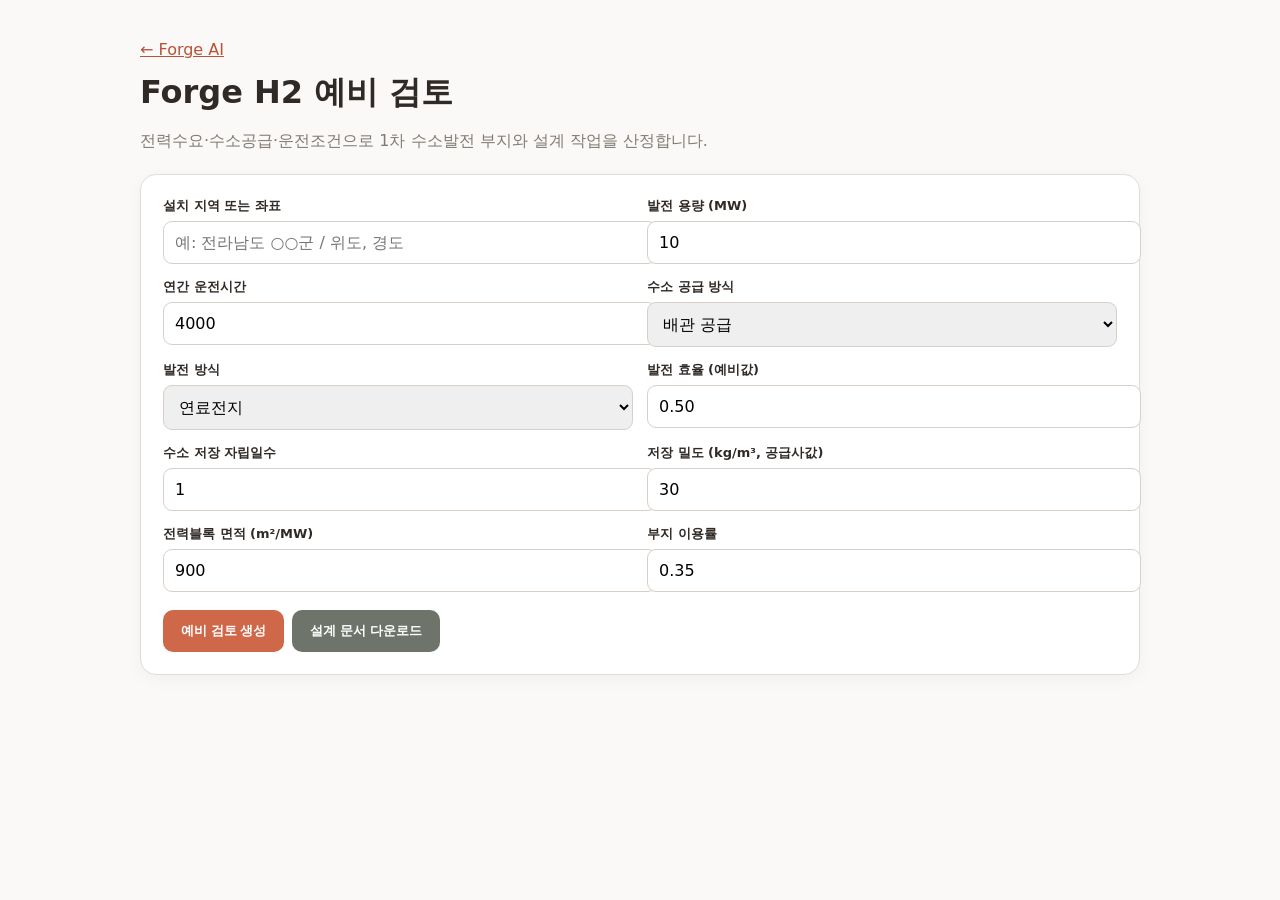
<file: app/static/mvp.html>
<!doctype html>
<html lang="ko"><head><meta charset="utf-8"><meta name="viewport" content="width=device-width,initial-scale=1"><title>Forge H2 — 예비 검토</title><style>body{font-family:system-ui,sans-serif;background:#faf9f7;color:#302a26;margin:0}.wrap{max-width:1000px;margin:auto;padding:40px 22px}a{color:#b65339}h1{margin:12px 0 6px}.sub{color:#827a73}.card,form{background:#fff;border:1px solid #e3dcd5;border-radius:16px;padding:22px;margin-top:22px;box-shadow:0 4px 18px #0000000a}.grid{display:grid;grid-template-columns:repeat(2,1fr);gap:14px}label{display:block;font-size:13px;font-weight:700;margin-bottom:6px}input,select{width:100%;padding:11px;border:1px solid #d8d0c8;border-radius:9px;font:inherit}button{margin-top:18px;background:#cf6749;border:0;color:#fff;border-radius:10px;padding:12px 18px;font-weight:700;cursor:pointer}.secondary{background:#6e746a;margin-left:8px}.metric{display:inline-block;background:#f3ebe5;border-radius:12px;padding:12px 15px;margin:5px}.metric b{display:block;font-size:20px;color:#a8543d}.item{padding:11px 0;border-bottom:1px solid #eee8e2}.item:last-child{border:0}.warning{background:#fff5dd;color:#795f28;padding:13px;border-radius:10px;margin-top:14px;font-size:13px;white-space:pre-wrap}.hidden{display:none}@media(max-width:650px){.grid{grid-template-columns:1fr}.secondary{margin-left:0}}</style></head><body><div class="wrap"><a href="/">← Forge AI</a><h1>Forge H2 예비 검토</h1><p class="sub">전력수요·수소공급·운전조건으로 1차 수소발전 부지와 설계 작업을 산정합니다.</p><form id="form"><div class="grid"><div><label>설치 지역 또는 좌표</label><input name="location" placeholder="예: 전라남도 ○○군 / 위도, 경도" required></div><div><label>발전 용량 (MW)</label><input name="power_mw" type="number" step="0.1" min="0.1" value="10" required></div><div><label>연간 운전시간</label><input name="annual_hours" type="number" min="1" max="8760" value="4000" required></div><div><label>수소 공급 방식</label><select name="hydrogen_source"><option>배관 공급</option><option>튜브트레일러</option><option>액화수소</option><option>현장 전해</option></select></div><div><label>발전 방식</label><select name="plant_type"><option value="fuel-cell">연료전지</option><option value="hydrogen-turbine">수소터빈</option><option value="hybrid">혼합형</option></select></div><div><label>발전 효율 (예비값)</label><input name="electrical_efficiency" type="number" step="0.01" min="0.05" max="0.9" value="0.50" required></div><div><label>수소 저장 자립일수</label><input name="storage_days" type="number" step="0.1" min="0.1" max="30" value="1" required></div><div><label>저장 밀도 (kg/m³, 공급사값)</label><input name="storage_density_kg_m3" type="number" step="1" min="1" value="30" required></div><div><label>전력블록 면적 (m²/MW)</label><input name="power_block_area_m2_per_mw" type="number" step="10" min="1" value="900" required></div><div><label>부지 이용률</label><input name="site_utilization" type="number" step="0.01" min="0.05" max="0.9" value="0.35" required></div></div><button>예비 검토 생성</button><button type="button" class="secondary" id="report">설계 문서 다운로드</button></form><section id="result" class="hidden"><div class="card" id="summary"></div><div class="card"><h2>면적 공식</h2><pre id="formula"></pre><div id="warning" class="warning"></div></div><div class="card"><h2>작업 패키지</h2><div id="work"></div></div><div class="card"><h2>추가 자료</h2><div id="docs"></div></div></section></div><script>const form=document.querySelector('#form'),result=document.querySelector('#result');function input(){const d=Object.fromEntries(new FormData(form));for(const k of ['power_mw','annual_hours','electrical_efficiency','storage_days','storage_density_kg_m3','power_block_area_m2_per_mw','site_utilization'])d[k]=Number(d[k]);return d}async function analyze(){const r=await fetch('/api/mvp/feasibility',{method:'POST',headers:{'Content-Type':'application/json'},body:JSON.stringify(input())});const d=await r.json();const m=d.derived;document.querySelector('#summary').innerHTML='<h2>예비 검토 결과</h2><div class="metric"><b>'+m.annual_generation_mwh.toLocaleString()+'</b>MWh/년</div><div class="metric"><b>'+m.hydrogen_kg_per_hour.toLocaleString()+'</b>kg H₂/h</div><div class="metric"><b>'+m.storage_inventory_kg.toLocaleString()+'</b>kg 저장</div><div class="metric"><b>'+m.screening_gross_area_ha+'</b>ha 예비부지</div><p>설비 이용률: '+(m.capacity_factor*100).toFixed(1)+'% · 저장 체적: '+m.storage_volume_m3.toLocaleString()+'m³</p><div class="warning">'+d.disclaimer+'</div>';document.querySelector('#formula').textContent=d.area_model.formula+'\n\n'+d.area_model.hydrogen_formula;document.querySelector('#warning').textContent=d.area_model.warning;document.querySelector('#work').innerHTML=d.work_packages.map(x=>'<div class="item"><b>'+x.title+'</b><br><small>'+x.owners.join(', ')+' · 자료 필요</small></div>').join('');document.querySelector('#docs').innerHTML=d.required_documents.map(x=>'<div class="item">'+x+'</div>').join('');result.classList.remove('hidden');result.scrollIntoView({behavior:'smooth'});return d}form.onsubmit=e=>{e.preventDefault();analyze()};document.querySelector('#report').onclick=async()=>{const r=await fetch('/api/mvp/report',{method:'POST',headers:{'Content-Type':'application/json'},body:JSON.stringify(input())});const d=await r.json();const a=document.createElement('a');a.href=URL.createObjectURL(new Blob([d.content],{type:'text/markdown;charset=utf-8'}));a.download=d.filename;a.click();URL.revokeObjectURL(a.href)};</script></body></html>
</file>
